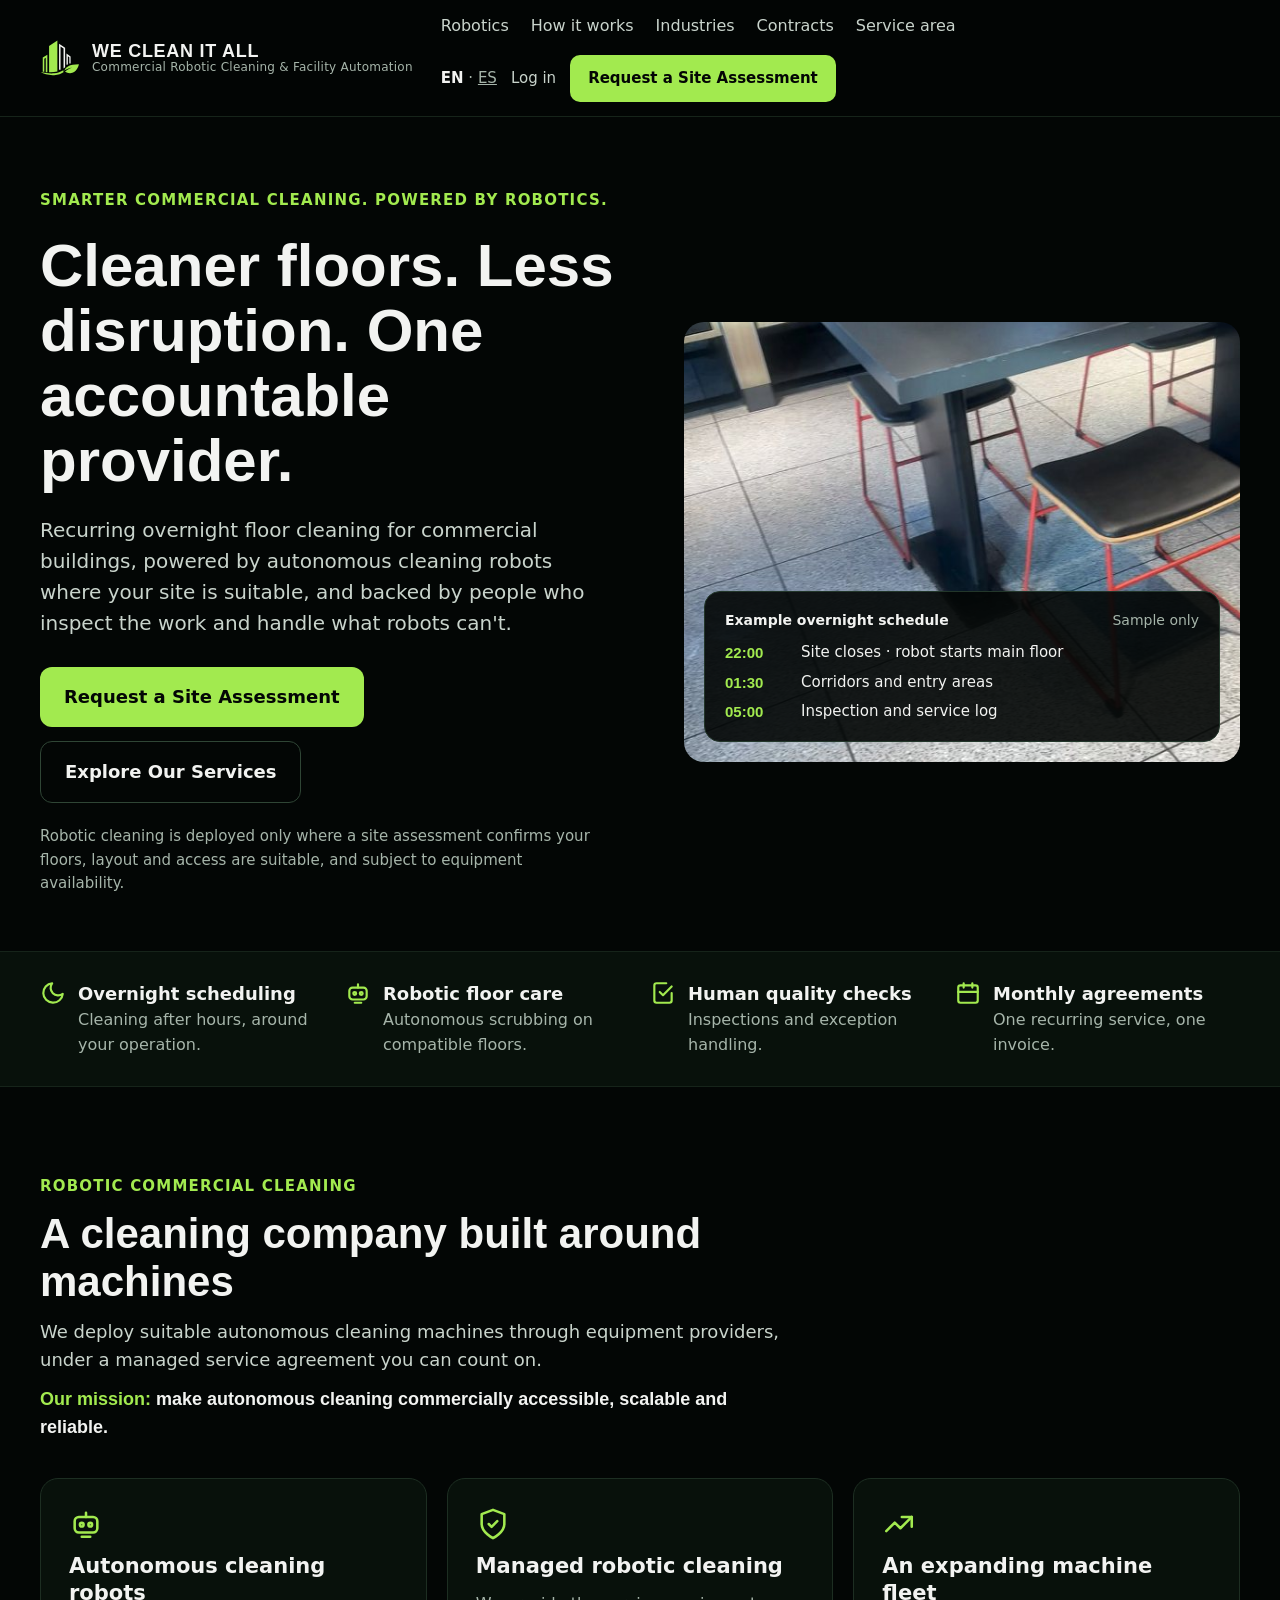
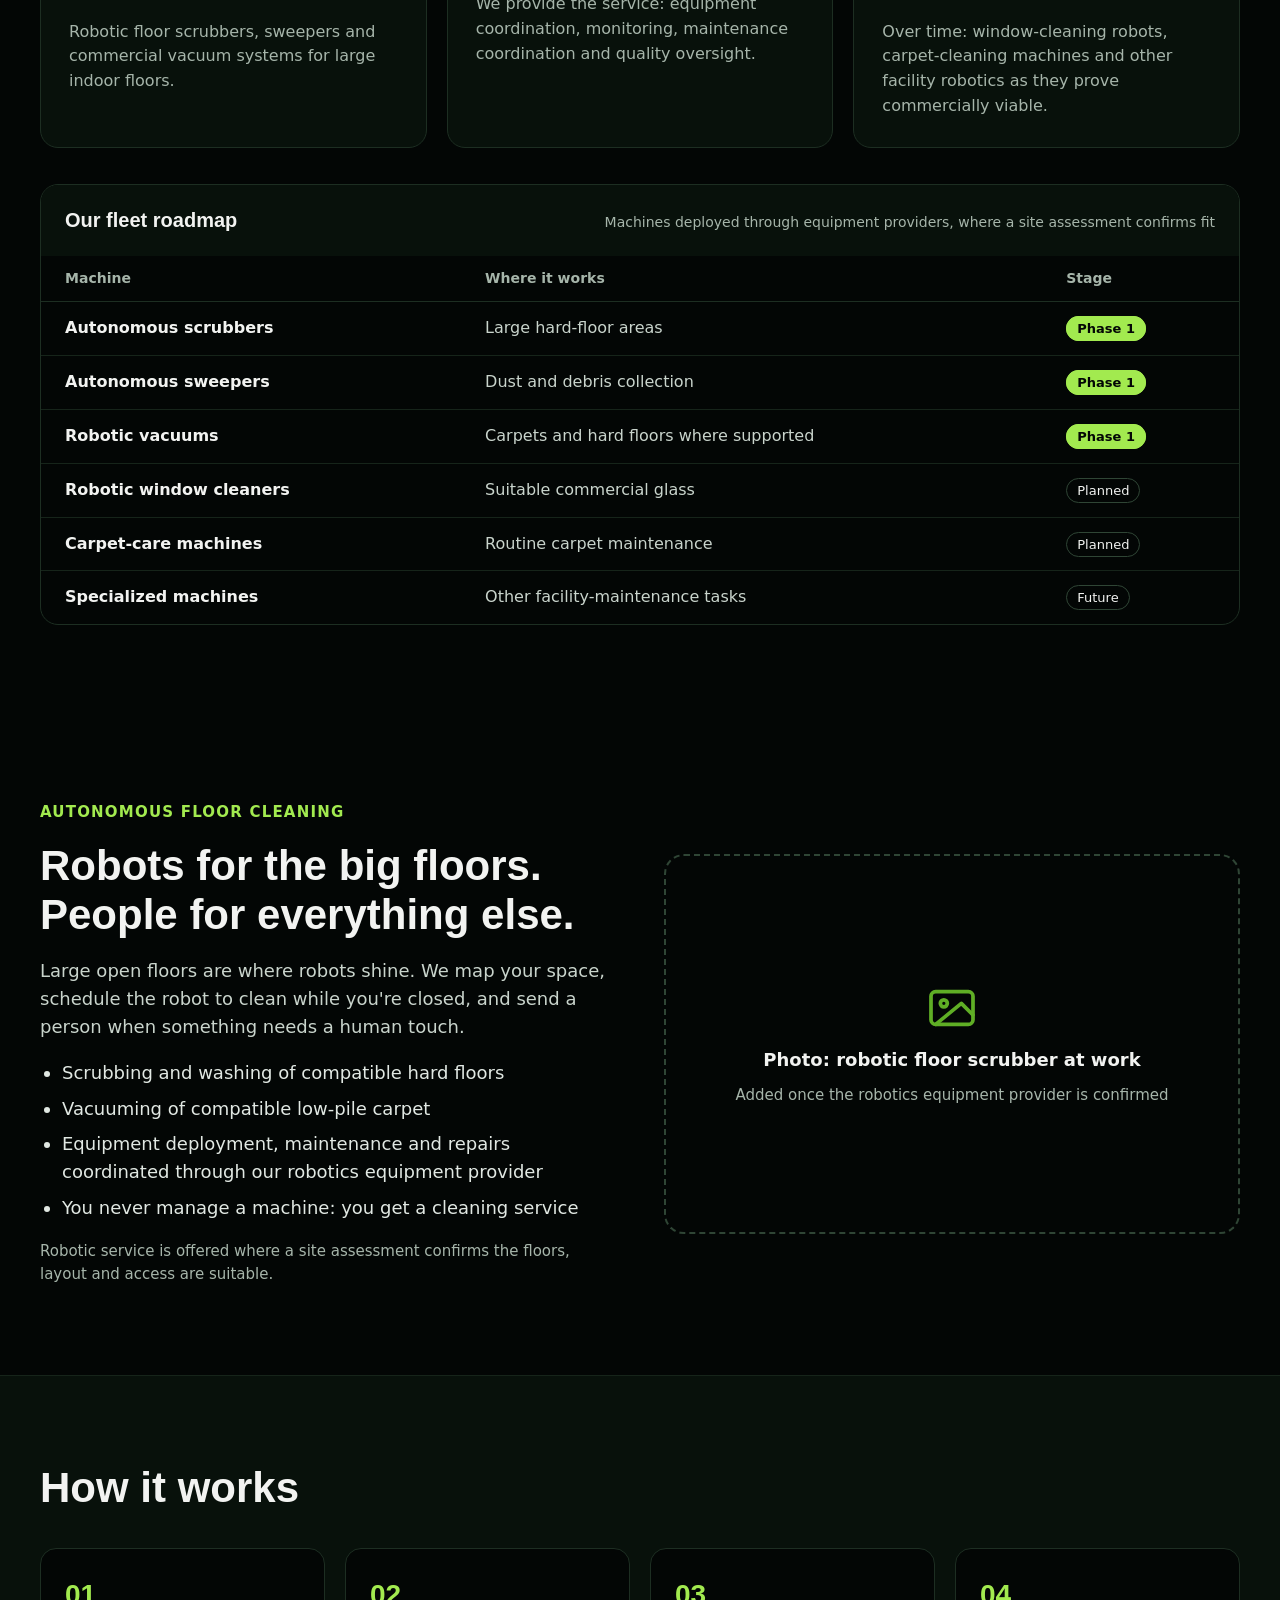
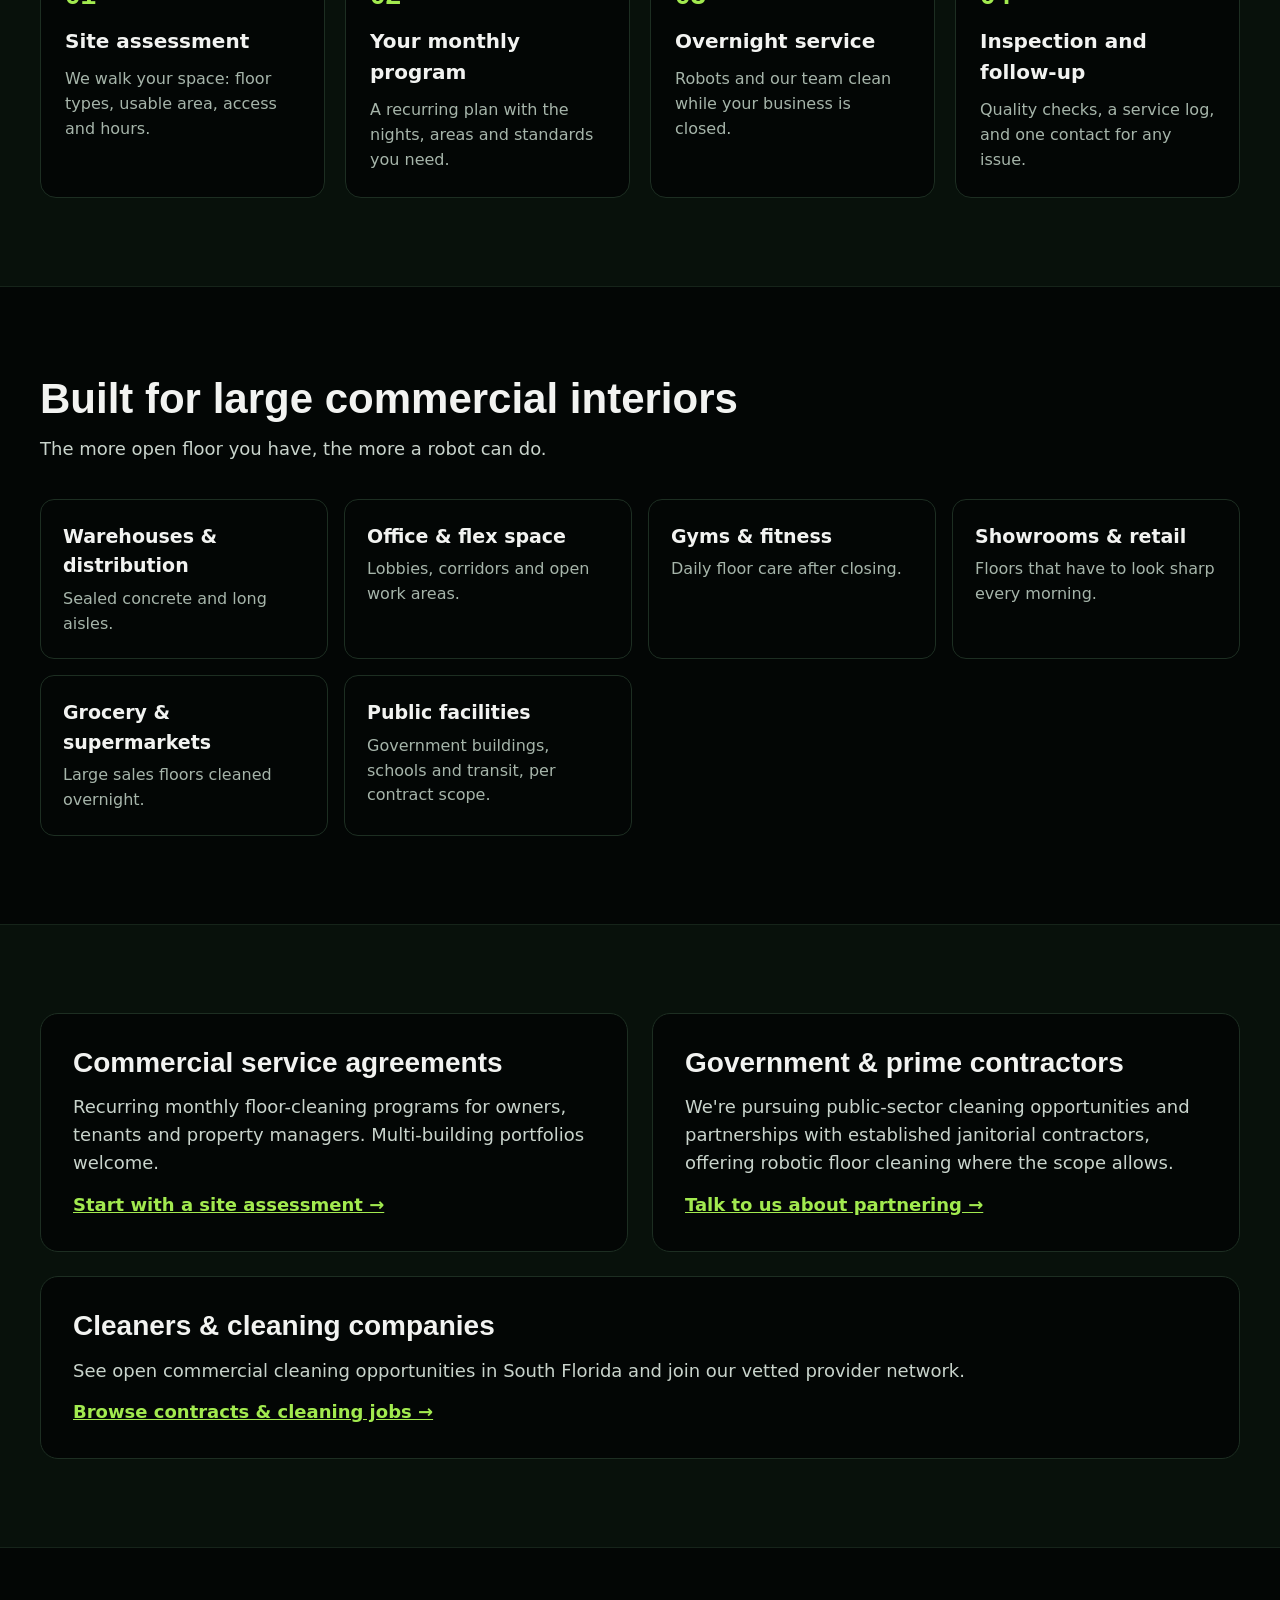
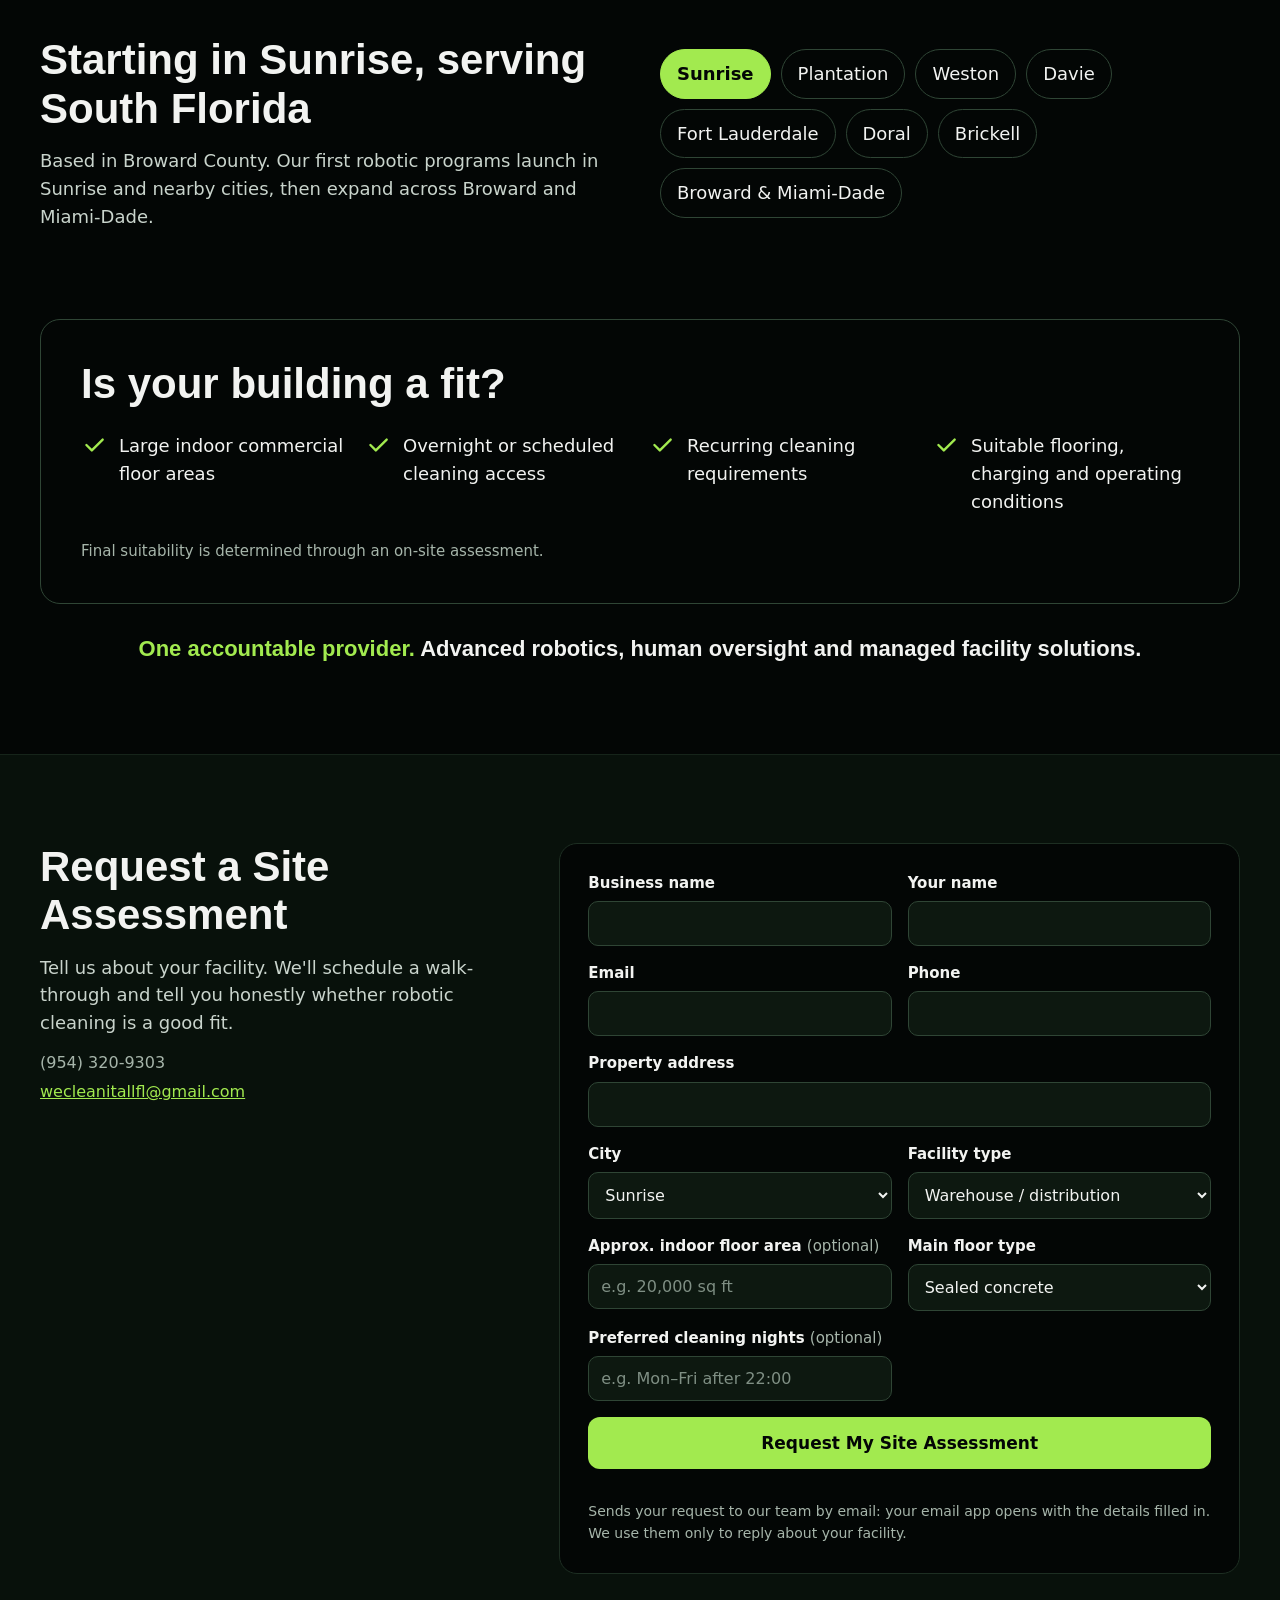
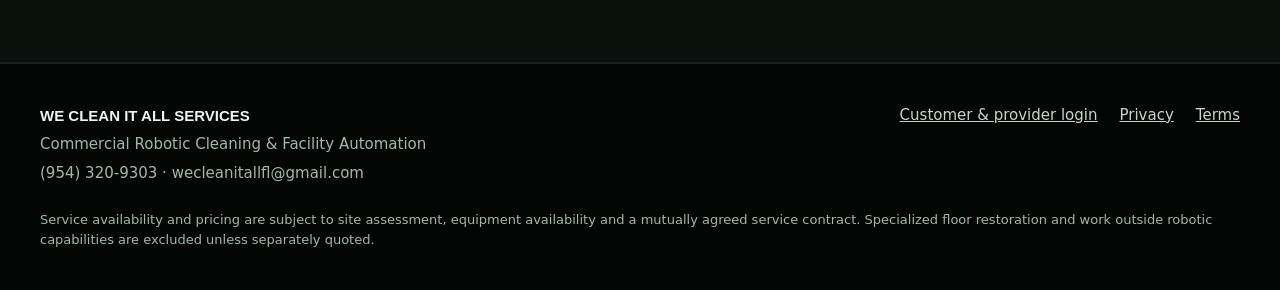
<file: index.html>
<!doctype html>
<html lang="en" class="no-js">
<head>
<meta charset="utf-8">
<meta name="viewport" content="width=device-width,initial-scale=1,viewport-fit=cover">
<meta http-equiv="Content-Security-Policy" content="default-src 'self'; script-src 'self'; style-src 'self' https://fonts.googleapis.com; font-src https://fonts.gstatic.com; img-src 'self' data:; connect-src 'self'; frame-src 'none'; object-src 'none'; base-uri 'self'; form-action 'self'; upgrade-insecure-requests">
<meta name="referrer" content="strict-origin-when-cross-origin">
<meta name="robots" content="noindex, nofollow">
<title>We Clean It All | Commercial Robotic Cleaning &amp; Facility Automation</title>
<meta name="description" content="Recurring overnight commercial floor cleaning with autonomous robots and human oversight. Site assessments in Sunrise, Broward and Miami-Dade. Call 954-320-9303.">
<link rel="canonical" href="https://www.wecleanitallfl.com/">
<link rel="alternate" hreflang="en" href="https://www.wecleanitallfl.com/">
<link rel="alternate" hreflang="es" href="https://www.wecleanitallfl.com/es/">
<link rel="alternate" hreflang="x-default" href="https://www.wecleanitallfl.com/">
<meta name="theme-color" content="#030605">
<meta property="og:type" content="website">
<meta property="og:url" content="https://www.wecleanitallfl.com/">
<meta property="og:site_name" content="We Clean It All Services">
<meta property="og:locale" content="en_US">
<meta property="og:title" content="We Clean It All | Professional Cleaning. Reliable Service.">
<meta property="og:description" content="Commercial Cleaning Services in Miami-Dade &amp; Broward. Call 954-320-9303.">
<meta property="og:image" content="https://www.wecleanitallfl.com/media/og-card.jpg">
<meta property="og:image:width" content="1200">
<meta property="og:image:height" content="630">
<meta property="og:image:alt" content="We Clean It All Services — Commercial Cleaning, Miami-Dade &amp; Broward — 954-320-9303">
<meta name="twitter:card" content="summary_large_image">
<meta name="twitter:title" content="We Clean It All | Professional Cleaning. Reliable Service.">
<meta name="twitter:description" content="Commercial Cleaning Services in Miami-Dade &amp; Broward. Call 954-320-9303.">
<meta name="twitter:image" content="https://www.wecleanitallfl.com/media/og-card.jpg">
<link rel="icon" type="image/png" sizes="32x32" href="/media/icon-32.png">
<link rel="icon" type="image/svg+xml" href="/media/mark.svg">
<link rel="apple-touch-icon" href="/media/icon-180.png">
<link rel="preconnect" href="https://fonts.googleapis.com">
<link rel="preconnect" href="https://fonts.gstatic.com" crossorigin>
<link rel="stylesheet" href="https://fonts.googleapis.com/css2?family=Montserrat:wght@600;700;800&amp;family=Source+Sans+3:wght@400;600&amp;display=swap">
<link rel="stylesheet" href="/home/home.css?v=1">
<script src="/home/route.js?v=1"></script>
<script type="application/ld+json">{"@context":"https://schema.org","@type":"ProfessionalService","name":"We Clean It All Services","description":"Commercial robotic floor cleaning and facility automation in Sunrise, Broward and Miami-Dade, Florida.","telephone":"+1-954-320-9303","email":"wecleanitallfl@gmail.com","url":"https://www.wecleanitallfl.com/","logo":"https://www.wecleanitallfl.com/media/icon-512.png","image":"https://www.wecleanitallfl.com/media/og-card.jpg","sameAs":["https://www.instagram.com/wecleanitallfl"],"areaServed":[{"@type":"City","name":"Sunrise, FL"},{"@type":"AdministrativeArea","name":"Broward County, FL"},{"@type":"AdministrativeArea","name":"Miami-Dade County, FL"}],"knowsLanguage":["en","es"]}</script>
</head>
<body>
<a class="skip" href="#main">Skip to content</a>
<header class="site-head">
<div class="wrap head-row">
<a class="brand" href="/#top">
<img src="/media/mark.svg" alt="" width="40" height="36">
<span class="brand-text"><span class="brand-name">WE CLEAN IT ALL</span><span class="brand-line"><span class="brand-line-long">Commercial Robotic Cleaning &amp; Facility Automation</span><span class="brand-line-short">Commercial Robotic Cleaning</span></span></span>
</a>
<span class="lang phone-only" aria-label="Language"><strong>EN</strong>&#160;·&#160;<a href="/es/" hreflang="es" lang="es">ES</a></span>
<button class="menu-btn" type="button" aria-controls="menu" aria-expanded="false" aria-label="Open menu"><svg aria-hidden="true" width="22" height="22" viewBox="0 0 24 24" fill="none" stroke="#f2f3f1" stroke-width="2" stroke-linecap="round" stroke-linejoin="round"><path d="M4 7h16M4 12h16M4 17h16"></path></svg></button>
<div class="menu-panel" id="menu">
<nav class="main-nav" aria-label="Main">
<a href="#robotics">Robotics</a>
<a href="#how">How it works</a>
<a href="#industries">Industries</a>
<a href="#contracts">Contracts</a>
<a href="#area">Service area</a>
</nav>
<div class="head-actions">
<span class="lang desk-only" aria-label="Language"><strong>EN</strong> · <a href="/es/" hreflang="es" lang="es">ES</a></span>
<a class="login" href="/app/">Log in</a>
<a class="btn btn-lime" href="#assess">Request a Site Assessment</a>
</div>
</div>
</div>
</header>

<main id="main">
<section id="top" class="wrap hero">
<div class="hero-copy">
<span class="eyebrow">Smarter Commercial Cleaning. Powered by Robotics.</span>
<h1>Cleaner floors. Less disruption. One accountable provider.</h1>
<p class="hero-lead">Recurring overnight floor cleaning for commercial buildings, powered by autonomous cleaning robots where your site is suitable, and backed by people who inspect the work and handle what robots can&#x27;t.</p>
<div class="hero-ctas">
<a class="btn btn-lime" href="#assess">Request a Site Assessment</a>
<a class="btn btn-ghost" href="#industries">Explore Our Services</a>
</div>
<p class="note hero-note">Robotic cleaning is deployed only where a site assessment confirms your floors, layout and access are suitable, and subject to equipment availability.</p>
</div>
<div class="hero-media">
<img src="/media/photos/dining-tables-1200.jpg" srcset="/media/photos/dining-tables-600.jpg 600w, /media/photos/dining-tables-1200.jpg 1200w" sizes="(max-width: 720px) 100vw, 560px" alt="Clean commercial interior with polished floors" width="1200" height="800" fetchpriority="high">
<div class="sched">
<div class="sched-top"><b>Example overnight schedule</b><span>Sample only</span></div>
<dl>
<dt>22:00</dt><dd>Site closes · robot starts main floor</dd>
<dt>01:30</dt><dd>Corridors and entry areas</dd>
<dt>05:00</dt><dd>Inspection and service log</dd>
</dl>
</div>
</div>
</section>

<section class="band" aria-label="Highlights">
<div class="wrap highlights">
<div class="hl"><svg aria-hidden="true" width="26" height="26" viewBox="0 0 24 24" fill="none" stroke="#a2ea4f" stroke-width="2" stroke-linecap="round" stroke-linejoin="round"><path d="M21 12.8A9 9 0 1 1 11.2 3a7 7 0 0 0 9.8 9.8z"></path></svg><div><strong>Overnight scheduling</strong><span>Cleaning after hours, around your operation.</span></div></div>
<div class="hl"><svg aria-hidden="true" width="26" height="26" viewBox="0 0 24 24" fill="none" stroke="#a2ea4f" stroke-width="2" stroke-linecap="round" stroke-linejoin="round"><rect x="4" y="7" width="16" height="11" rx="3"></rect><circle cx="9" cy="12.5" r="1.3"></circle><circle cx="15" cy="12.5" r="1.3"></circle><path d="M12 7V4M9 21h6"></path></svg><div><strong>Robotic floor care</strong><span>Autonomous scrubbing on compatible floors.</span></div></div>
<div class="hl"><svg aria-hidden="true" width="26" height="26" viewBox="0 0 24 24" fill="none" stroke="#a2ea4f" stroke-width="2" stroke-linecap="round" stroke-linejoin="round"><path d="M9 11l3 3 8-8"></path><path d="M20 12v7a2 2 0 0 1-2 2H6a2 2 0 0 1-2-2V5a2 2 0 0 1 2-2h9"></path></svg><div><strong>Human quality checks</strong><span>Inspections and exception handling.</span></div></div>
<div class="hl"><svg aria-hidden="true" width="26" height="26" viewBox="0 0 24 24" fill="none" stroke="#a2ea4f" stroke-width="2" stroke-linecap="round" stroke-linejoin="round"><rect x="3" y="5" width="18" height="16" rx="2"></rect><path d="M16 3v4M8 3v4M3 11h18"></path></svg><div><strong>Monthly agreements</strong><span>One recurring service, one invoice.</span></div></div>
</div>
</section>

<section id="robotics" class="wrap sec">
<div class="sec-intro">
<span class="eyebrow">Robotic commercial cleaning</span>
<h2 class="h2">A cleaning company built around machines</h2>
<p class="soft">We deploy suitable autonomous cleaning machines through equipment providers, under a managed service agreement you can count on.</p>
<p class="mission"><b>Our mission:</b> make autonomous cleaning commercially accessible, scalable and reliable.</p>
</div>
<div class="cards3">
<div class="card"><svg aria-hidden="true" width="34" height="34" viewBox="0 0 24 24" fill="none" stroke="#a2ea4f" stroke-width="1.8" stroke-linecap="round" stroke-linejoin="round"><rect x="4" y="7" width="16" height="11" rx="3"></rect><circle cx="9" cy="12.5" r="1.3"></circle><circle cx="15" cy="12.5" r="1.3"></circle><path d="M12 7V4M9 21h6"></path></svg><strong>Autonomous cleaning robots</strong><span>Robotic floor scrubbers, sweepers and commercial vacuum systems for large indoor floors.</span></div>
<div class="card"><svg aria-hidden="true" width="34" height="34" viewBox="0 0 24 24" fill="none" stroke="#a2ea4f" stroke-width="1.8" stroke-linecap="round" stroke-linejoin="round"><path d="M12 22s8-4 8-10V5l-8-3-8 3v7c0 6 8 10 8 10z"></path><path d="m9 12 2 2 4-4"></path></svg><strong>Managed robotic cleaning</strong><span>We provide the service: equipment coordination, monitoring, maintenance coordination and quality oversight.</span></div>
<div class="card"><svg aria-hidden="true" width="34" height="34" viewBox="0 0 24 24" fill="none" stroke="#a2ea4f" stroke-width="1.8" stroke-linecap="round" stroke-linejoin="round"><path d="M3 17l6-6 4 4 8-8"></path><path d="M14 7h7v7"></path></svg><strong>An expanding machine fleet</strong><span>Over time: window-cleaning robots, carpet-cleaning machines and other facility robotics as they prove commercially viable.</span></div>
</div>
<div class="fleet">
<div class="fleet-head"><strong id="fleet-title">Our fleet roadmap</strong><span>Machines deployed through equipment providers, where a site assessment confirms fit</span></div>
<table aria-labelledby="fleet-title">
<thead><tr><th scope="col">Machine</th><th scope="col">Where it works</th><th scope="col">Stage</th></tr></thead>
<tbody>
<tr><td>Autonomous scrubbers</td><td>Large hard-floor areas</td><td><span class="pill pill-on">Phase 1</span></td></tr>
<tr><td>Autonomous sweepers</td><td>Dust and debris collection</td><td><span class="pill pill-on">Phase 1</span></td></tr>
<tr><td>Robotic vacuums</td><td>Carpets and hard floors where supported</td><td><span class="pill pill-on">Phase 1</span></td></tr>
<tr><td>Robotic window cleaners</td><td>Suitable commercial glass</td><td><span class="pill">Planned</span></td></tr>
<tr><td>Carpet-care machines</td><td>Routine carpet maintenance</td><td><span class="pill">Planned</span></td></tr>
<tr><td>Specialized machines</td><td>Other facility-maintenance tasks</td><td><span class="pill">Future</span></td></tr>
</tbody>
</table>
</div>
</section>

<section id="robotic" class="wrap split">
<div class="split-copy">
<span class="eyebrow">Autonomous floor cleaning</span>
<h2 class="h2">Robots for the big floors. People for everything else.</h2>
<p class="soft">Large open floors are where robots shine. We map your space, schedule the robot to clean while you&#x27;re closed, and send a person when something needs a human touch.</p>
<ul>
<li>Scrubbing and washing of compatible hard floors</li>
<li>Vacuuming of compatible low-pile carpet</li>
<li>Equipment deployment, maintenance and repairs coordinated through our robotics equipment provider</li>
<li>You never manage a machine: you get a cleaning service</li>
</ul>
<p class="note">Robotic service is offered where a site assessment confirms the floors, layout and access are suitable.</p>
</div>
<div class="photo-slot">
<svg aria-hidden="true" width="56" height="56" viewBox="0 0 24 24" fill="none" stroke="#5fae25" stroke-width="1.6" stroke-linecap="round" stroke-linejoin="round"><rect x="3" y="5" width="18" height="14" rx="2"></rect><circle cx="8.5" cy="10" r="1.5"></circle><path d="M21 15l-5-5L5 19"></path></svg>
<strong>Photo: robotic floor scrubber at work</strong>
<span>Added once the robotics equipment provider is confirmed</span>
</div>
</section>

<section id="how" class="band">
<div class="wrap sec">
<h2 class="h2">How it works</h2>
<ol class="steps">
<li class="step"><b aria-hidden="true">01</b><strong>Site assessment</strong><span>We walk your space: floor types, usable area, access and hours.</span></li>
<li class="step"><b aria-hidden="true">02</b><strong>Your monthly program</strong><span>A recurring plan with the nights, areas and standards you need.</span></li>
<li class="step"><b aria-hidden="true">03</b><strong>Overnight service</strong><span>Robots and our team clean while your business is closed.</span></li>
<li class="step"><b aria-hidden="true">04</b><strong>Inspection and follow-up</strong><span>Quality checks, a service log, and one contact for any issue.</span></li>
</ol>
</div>
</section>

<section id="industries" class="wrap sec">
<div class="sec-intro">
<h2 class="h2">Built for large commercial interiors</h2>
<p class="soft">The more open floor you have, the more a robot can do.</p>
</div>
<div class="inds">
<div class="ind"><strong>Warehouses &amp; distribution</strong><span>Sealed concrete and long aisles.</span></div>
<div class="ind"><strong>Office &amp; flex space</strong><span>Lobbies, corridors and open work areas.</span></div>
<div class="ind"><strong>Gyms &amp; fitness</strong><span>Daily floor care after closing.</span></div>
<div class="ind"><strong>Showrooms &amp; retail</strong><span>Floors that have to look sharp every morning.</span></div>
<div class="ind"><strong>Grocery &amp; supermarkets</strong><span>Large sales floors cleaned overnight.</span></div>
<div class="ind"><strong>Public facilities</strong><span>Government buildings, schools and transit, per contract scope.</span></div>
</div>
</section>

<section id="contracts" class="band">
<div class="wrap contracts">
<div class="contract">
<h2>Commercial service agreements</h2>
<p class="soft">Recurring monthly floor-cleaning programs for owners, tenants and property managers. Multi-building portfolios welcome.</p>
<a href="#assess">Start with a site assessment →</a>
</div>
<div class="contract">
<h2>Government &amp; prime contractors</h2>
<p class="soft">We&#x27;re pursuing public-sector cleaning opportunities and partnerships with established janitorial contractors, offering robotic floor cleaning where the scope allows.</p>
<a href="mailto:wecleanitallfl@gmail.com?subject=Government%20/%20prime%20contractor%20partnership">Talk to us about partnering →</a>
</div>
<div class="contract">
<h2>Cleaners &amp; cleaning companies</h2>
<p class="soft">See open commercial cleaning opportunities in South Florida and join our vetted provider network.</p>
<a href="/contracts/">Browse contracts &amp; cleaning jobs →</a>
</div>
</div>
</section>

<section id="area" class="wrap area">
<div>
<h2 class="h2">Starting in Sunrise, serving South Florida</h2>
<p class="soft">Based in Broward County. Our first robotic programs launch in Sunrise and nearby cities, then expand across Broward and Miami-Dade.</p>
</div>
<ul class="chips" aria-label="Cities we serve">
<li class="chip chip-on">Sunrise</li>
<li class="chip">Plantation</li>
<li class="chip">Weston</li>
<li class="chip">Davie</li>
<li class="chip">Fort Lauderdale</li>
<li class="chip">Doral</li>
<li class="chip">Brickell</li>
<li class="chip">Broward &amp; Miami-Dade</li>
</ul>
</section>

<section id="fit" class="wrap fit">
<div class="fit-box">
<h2 class="h2">Is your building a fit?</h2>
<ul class="checks">
<li><svg aria-hidden="true" width="26" height="26" viewBox="0 0 24 24" fill="none" stroke="#a2ea4f" stroke-width="2.2" stroke-linecap="round" stroke-linejoin="round"><path d="M5 12l5 5L20 7"></path></svg><span>Large indoor commercial floor areas</span></li>
<li><svg aria-hidden="true" width="26" height="26" viewBox="0 0 24 24" fill="none" stroke="#a2ea4f" stroke-width="2.2" stroke-linecap="round" stroke-linejoin="round"><path d="M5 12l5 5L20 7"></path></svg><span>Overnight or scheduled cleaning access</span></li>
<li><svg aria-hidden="true" width="26" height="26" viewBox="0 0 24 24" fill="none" stroke="#a2ea4f" stroke-width="2.2" stroke-linecap="round" stroke-linejoin="round"><path d="M5 12l5 5L20 7"></path></svg><span>Recurring cleaning requirements</span></li>
<li><svg aria-hidden="true" width="26" height="26" viewBox="0 0 24 24" fill="none" stroke="#a2ea4f" stroke-width="2.2" stroke-linecap="round" stroke-linejoin="round"><path d="M5 12l5 5L20 7"></path></svg><span>Suitable flooring, charging and operating conditions</span></li>
</ul>
<p class="note">Final suitability is determined through an on-site assessment.</p>
</div>
<p class="accountable"><b>One accountable provider.</b> Advanced robotics, human oversight and managed facility solutions.</p>
</section>

<section id="assess" class="band">
<div class="wrap assess">
<div class="assess-intro">
<h2 class="h2">Request a Site Assessment</h2>
<p class="soft">Tell us about your facility. We&#x27;ll schedule a walk-through and tell you honestly whether robotic cleaning is a good fit.</p>
</div>
<div class="assess-contact">
<a href="tel:+19543209303">(954) 320-9303</a>
<a href="mailto:wecleanitallfl@gmail.com">wecleanitallfl@gmail.com</a>
</div>
<form id="assess-form" class="form" novalidate>
<label>Business name<input name="business" type="text" data-label="Business name" autocomplete="organization" maxlength="120" required></label>
<label>Your name<input name="name" type="text" data-label="Your name" autocomplete="name" maxlength="80" required></label>
<label>Email<input name="email" type="email" data-label="Email" autocomplete="email" maxlength="120"></label>
<label>Phone<input name="phone" type="tel" data-label="Phone" autocomplete="tel" maxlength="20"></label>
<label class="wide">Property address<input name="address" type="text" data-label="Property address" autocomplete="street-address" maxlength="160" required></label>
<label>City<select name="city" data-label="City"><option>Sunrise</option><option>Plantation</option><option>Weston</option><option>Davie</option><option>Fort Lauderdale</option><option>Other Broward</option><option>Doral</option><option>Brickell</option><option>Other Miami-Dade</option></select></label>
<label>Facility type<select name="facility" data-label="Facility type"><option>Warehouse / distribution</option><option>Office / flex</option><option>Gym / fitness</option><option>Showroom / retail</option><option>Grocery</option><option>Public facility</option><option>Other</option></select></label>
<label><span class="lab">Approx. indoor floor area <span class="opt">(optional)</span></span><input name="area" data-label="Approx. indoor floor area" type="text" inputmode="numeric" maxlength="30" placeholder="e.g. 20,000 sq ft"></label>
<label>Main floor type<select name="floor" data-label="Main floor type"><option>Sealed concrete</option><option>Tile / VCT</option><option>Vinyl / LVT</option><option>Terrazzo / stone</option><option>Low-pile carpet</option><option>Mixed / not sure</option></select></label>
<label><span class="lab">Preferred cleaning nights <span class="opt">(optional)</span></span><input name="nights" data-label="Preferred cleaning nights" type="text" maxlength="80" placeholder="e.g. Mon–Fri after 22:00"></label>
<label class="hp" aria-hidden="true">Leave this field empty<input name="website" type="text" tabindex="-1" autocomplete="off"></label>
<button class="btn btn-lime" type="submit">Request My Site Assessment</button>
<p class="form-msg" role="status" aria-live="polite"></p>
<p class="form-note">Sends your request to our team by email: your email app opens with the details filled in. We use them only to reply about your facility.</p>
</form>
<a class="btn btn-ghost assess-call phone-only" href="tel:+19543209303">Call (954) 320-9303</a>
</div>
</section>
</main>

<footer class="site-foot">
<div class="wrap foot">
<div class="foot-id">
<strong>WE CLEAN IT ALL SERVICES</strong>
<span>Commercial Robotic Cleaning &amp; Facility Automation</span>
<span><a href="tel:+19543209303">(954) 320-9303</a> · <a href="mailto:wecleanitallfl@gmail.com">wecleanitallfl@gmail.com</a></span>
</div>
<div class="foot-links">
<a href="/app/">Customer &amp; provider login</a>
<a href="/privacy/">Privacy</a>
<a href="/terms/">Terms</a>
</div>
<p class="foot-legal">Service availability and pricing are subject to site assessment, equipment availability and a mutually agreed service contract. Specialized floor restoration and work outside robotic capabilities are excluded unless separately quoted.</p>
</div>
</footer>
<noscript><p class="wrap note noscript">Turn on JavaScript to use the phone menu and the site-assessment form, or call (954) 320-9303.</p></noscript>
<script src="/home/site.js?v=1"></script>
</body>
</html>
</file>
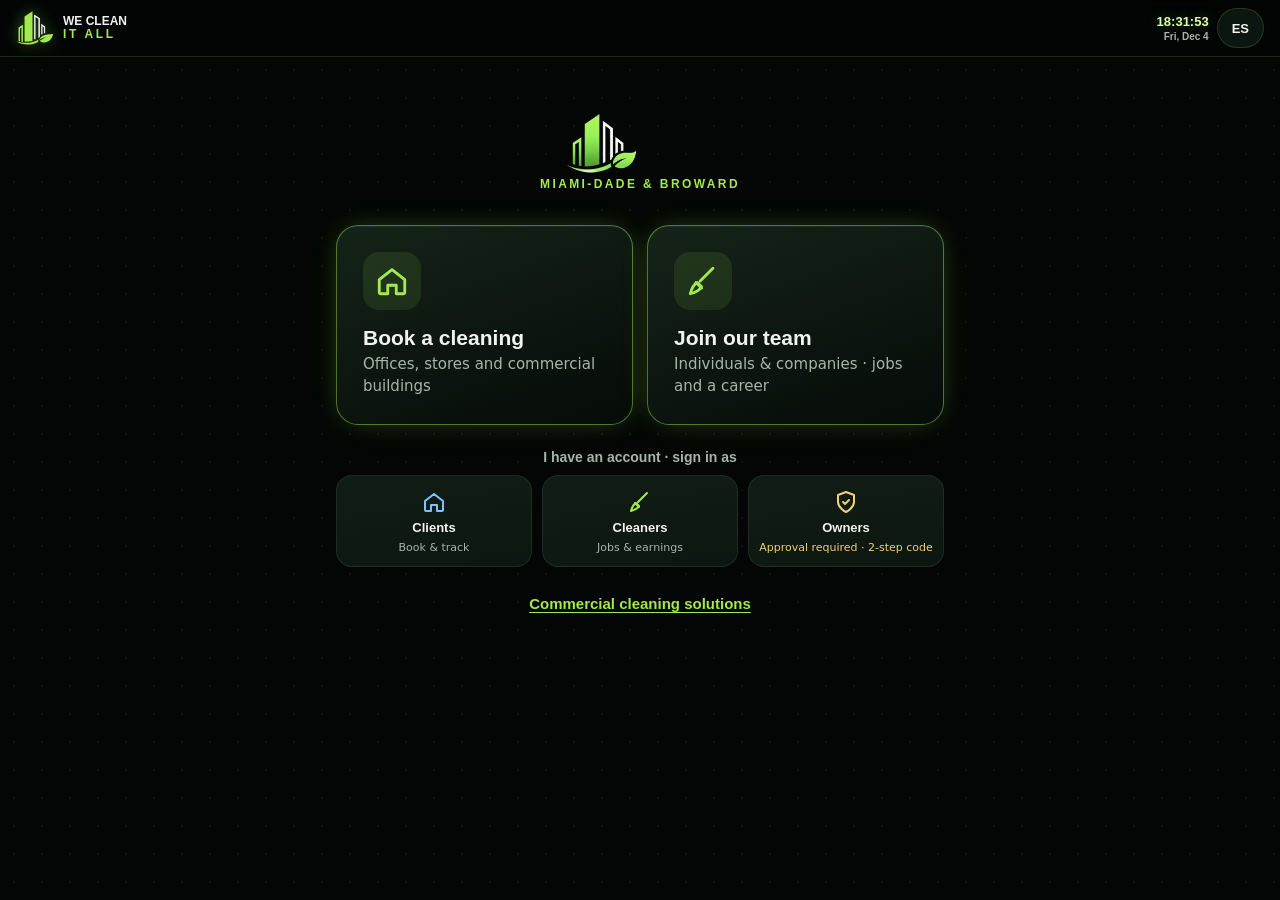
<file: app/index.html>
<!doctype html>
<html lang="en">
<head>
<meta charset="utf-8">
<meta name="robots" content="noindex, nofollow">
<meta name="viewport" content="width=device-width,initial-scale=1,viewport-fit=cover">
<meta http-equiv="Content-Security-Policy" content="default-src 'self'; script-src 'self'; style-src 'self' 'unsafe-inline' https://fonts.googleapis.com; font-src https://fonts.gstatic.com; img-src 'self' data: blob:; connect-src 'self' https://*.supabase.co https://*.radio-browser.info; media-src 'self' https:; frame-src 'none'; object-src 'none'; base-uri 'self'; form-action 'self'; upgrade-insecure-requests">
<meta name="referrer" content="strict-origin-when-cross-origin">
<title>We Clean It All App | Customer &amp; Provider Login</title>
<meta name="description" content="Commercial Cleaning Services in Miami-Dade &amp; Broward. Call 954-320-9303 or visit wecleanitallfl.com.">
<link rel="canonical" href="https://www.wecleanitallfl.com/app/">
<meta name="theme-color" content="#030605">
<meta name="apple-mobile-web-app-capable" content="yes">
<meta name="apple-mobile-web-app-status-bar-style" content="black-translucent">
<meta name="apple-mobile-web-app-title" content="We Clean It All">
<meta property="og:type" content="website">
<meta property="og:url" content="https://www.wecleanitallfl.com/app/">
<meta property="og:site_name" content="We Clean It All Services">
<meta property="og:locale" content="en_US">
<meta property="og:title" content="We Clean It All | Professional Cleaning. Reliable Service.">
<meta property="og:description" content="Commercial Cleaning Services in Miami-Dade &amp; Broward. Call 954-320-9303.">
<meta property="og:image" content="https://www.wecleanitallfl.com/media/og-card.jpg">
<meta property="og:image:width" content="1200">
<meta property="og:image:height" content="630">
<meta property="og:image:alt" content="We Clean It All Services — Commercial Cleaning, Miami-Dade &amp; Broward — 954-320-9303">
<meta name="twitter:card" content="summary_large_image">
<meta name="twitter:title" content="We Clean It All | Professional Cleaning. Reliable Service.">
<meta name="twitter:description" content="Commercial Cleaning Services in Miami-Dade &amp; Broward. Call 954-320-9303.">
<meta name="twitter:image" content="https://www.wecleanitallfl.com/media/og-card.jpg">
<link rel="manifest" href="/app/manifest.webmanifest">
<link rel="icon" type="image/png" sizes="32x32" href="/media/icon-32.png">
<link rel="icon" type="image/svg+xml" href="/media/mark.svg">
<link rel="apple-touch-icon" href="/media/icon-180.png">
<link rel="preconnect" href="https://fonts.googleapis.com">
<link rel="preconnect" href="https://fonts.gstatic.com" crossorigin>
<link rel="stylesheet" href="https://fonts.googleapis.com/css2?family=Montserrat:wght@600;700;800&family=Source+Sans+3:wght@400;600&display=swap">
<link rel="stylesheet" href="/app/app.css?v=2026.11.25c">
<script type="application/ld+json">
{"@context":"https://schema.org","@type":"ProfessionalService","name":"We Clean It All Services","description":"Commercial cleaning services in Miami-Dade and Broward County, Florida.","telephone":"+1-954-320-9303","email":"wecleanitallfl@gmail.com","url":"https://www.wecleanitallfl.com","logo":"https://www.wecleanitallfl.com/media/icon-512.png","image":"https://www.wecleanitallfl.com/media/og-card.jpg","sameAs":["https://www.instagram.com/wecleanitallfl"],"areaServed":[{"@type":"AdministrativeArea","name":"Miami-Dade County, FL"},{"@type":"AdministrativeArea","name":"Broward County, FL"}]}
</script>
</head>
<body>
<div id="app" aria-live="polite"><div class="boot"><img src="/media/mark.svg" alt="We Clean It All" width="88" height="88"></div></div>
<noscript><div class="wrap"><h1>We Clean It All</h1><p>Commercial cleaning in Miami-Dade &amp; Broward. Call 954-320-9303 or email wecleanitallfl@gmail.com · <a href="/">Commercial cleaning</a></p><p>Turn on JavaScript to use the app.</p></div></noscript>
<script src="/app/config.js?v=2026.11.25c"></script>
<script src="/app/time.js?v=2026.11.25c"></script>
<script src="/app/i18n.js?v=2026.11.25c"></script>
<script src="/app/learn.js?v=2026.11.25c"></script>
<script src="/app/api.js?v=2026.11.25c"></script>
<script src="/marketplace/agents/orchestrator.js?v=2026.11.25c"></script>
<script src="/marketplace/agents/tools.js?v=2026.11.25c"></script>
<script src="/marketplace/agents/console.js?v=2026.11.25c"></script>
<script src="/app/owner.js?v=2026.11.25c"></script>
<script src="/app/dash.js?v=2026.11.25c"></script>
<script src="/app/contracts_app.js?v=2026.11.25c"></script>
<script src="/app/app.js?v=2026.11.25c"></script>
</body>
</html>
</file>
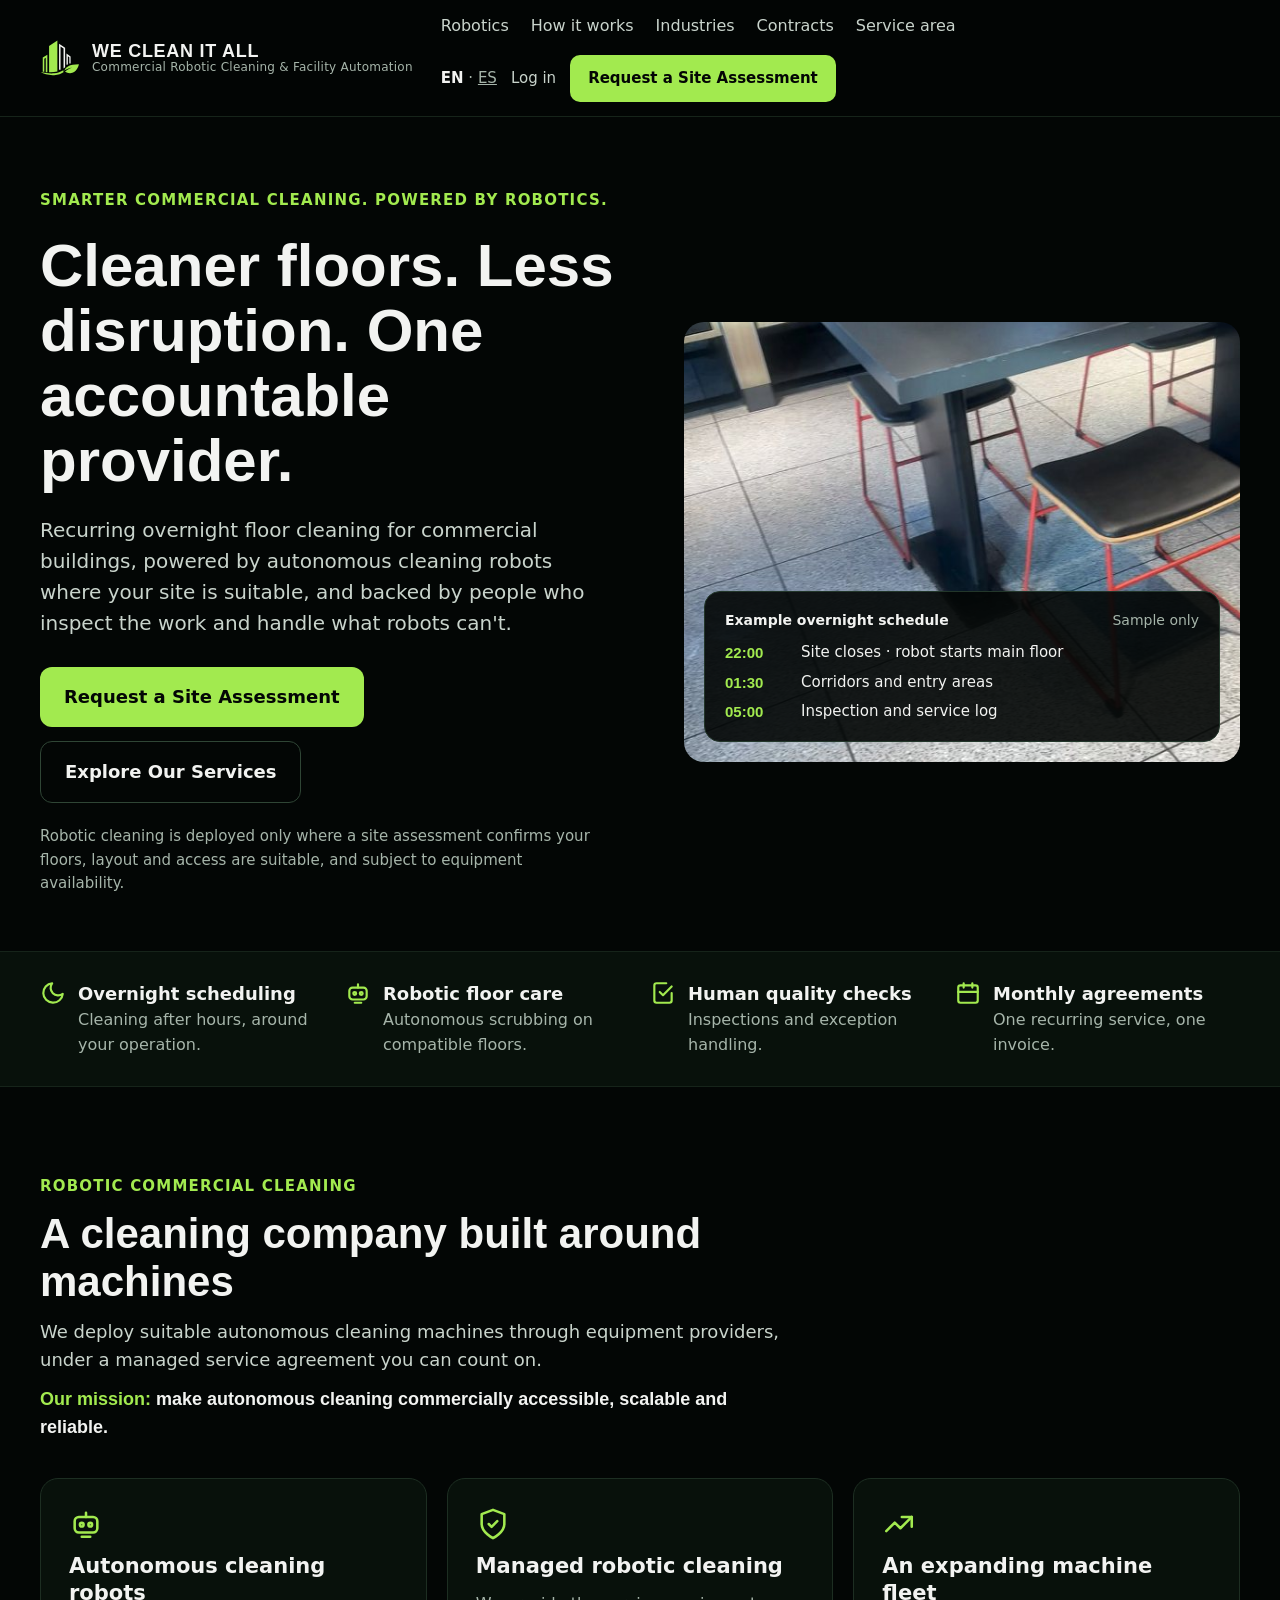
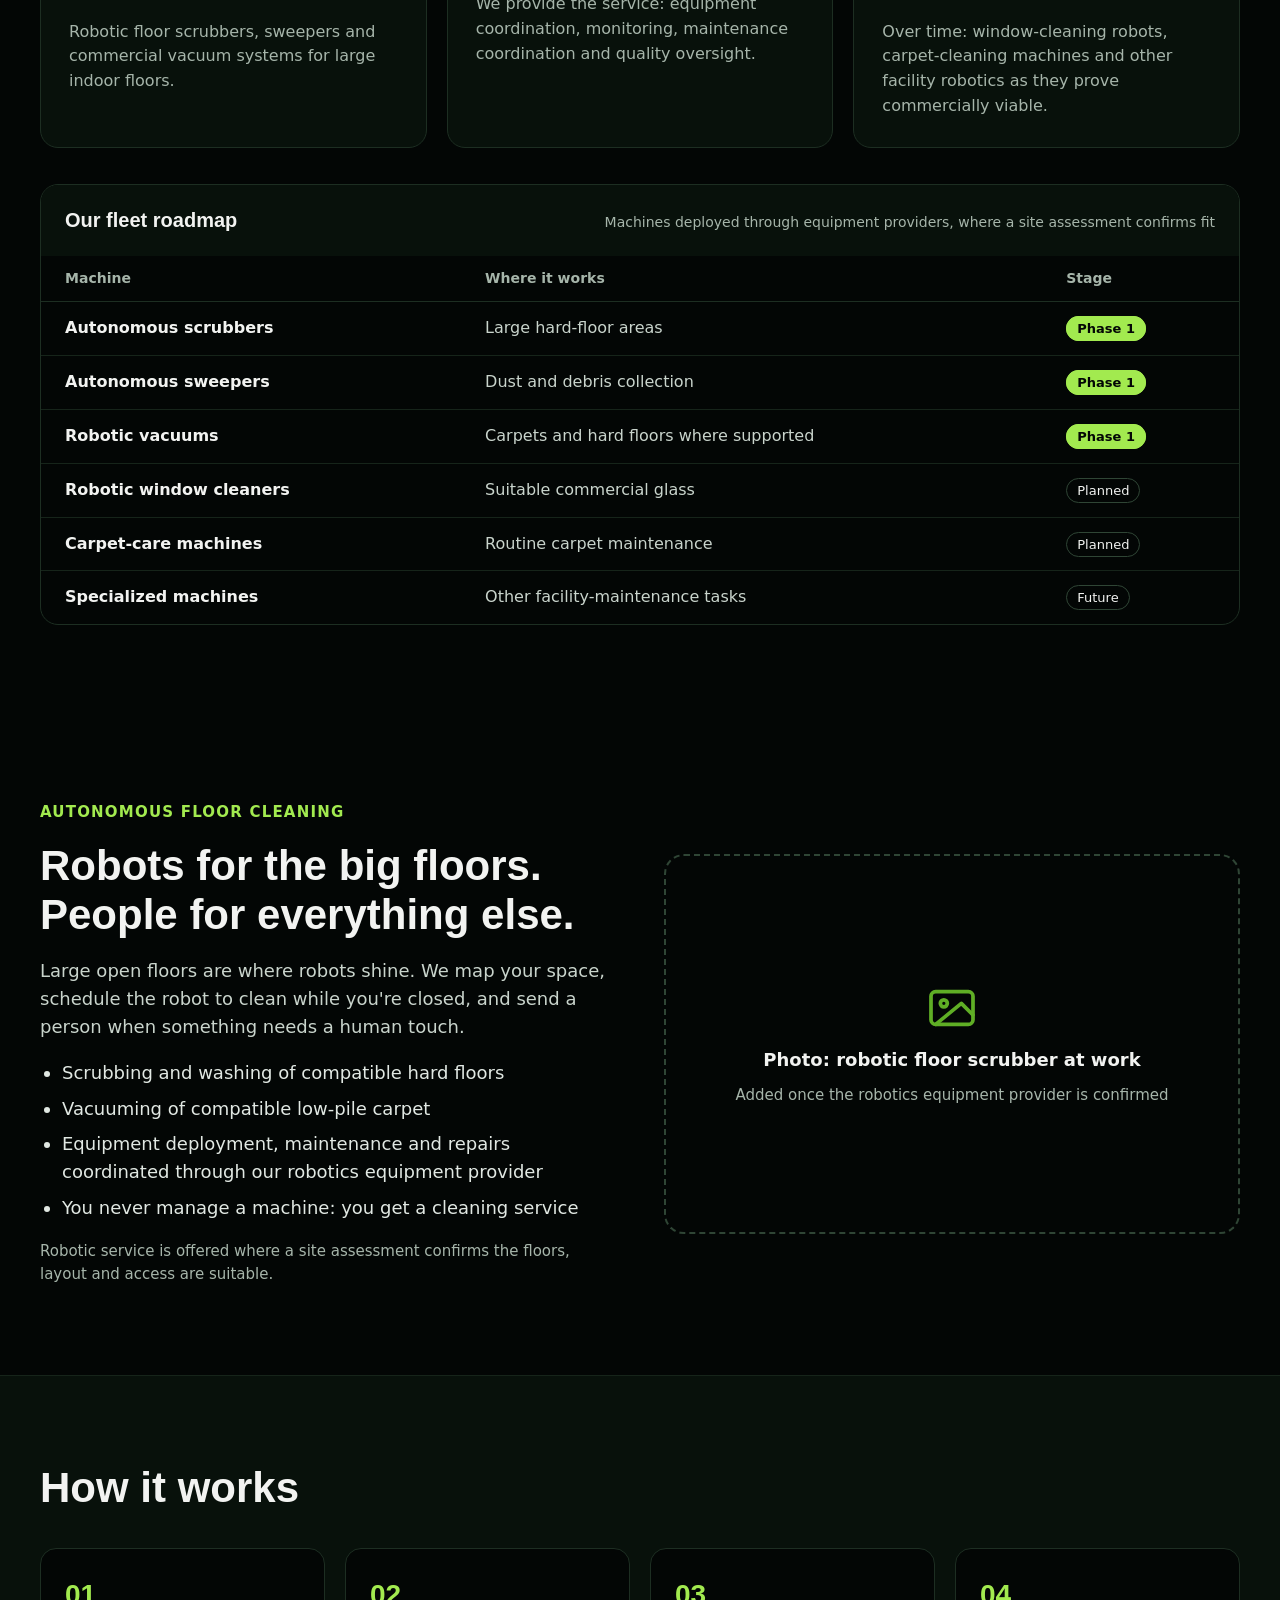
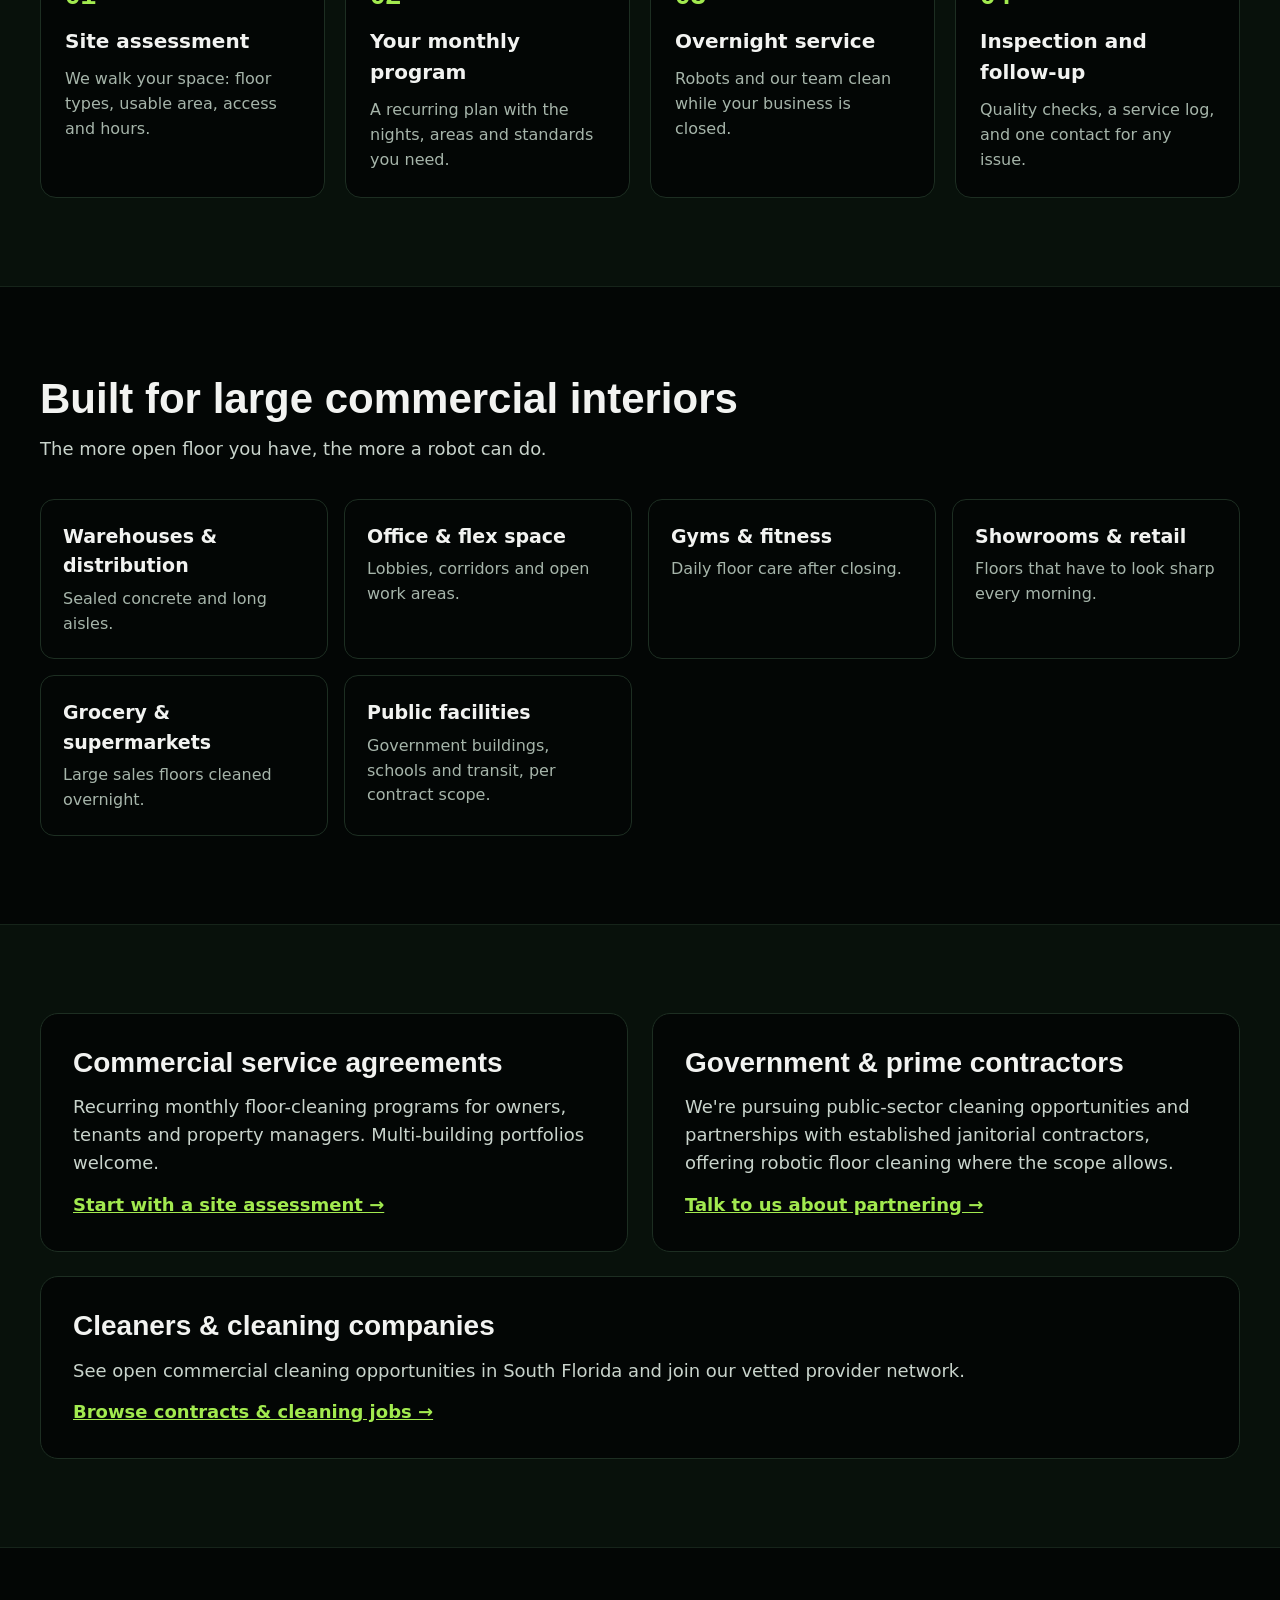
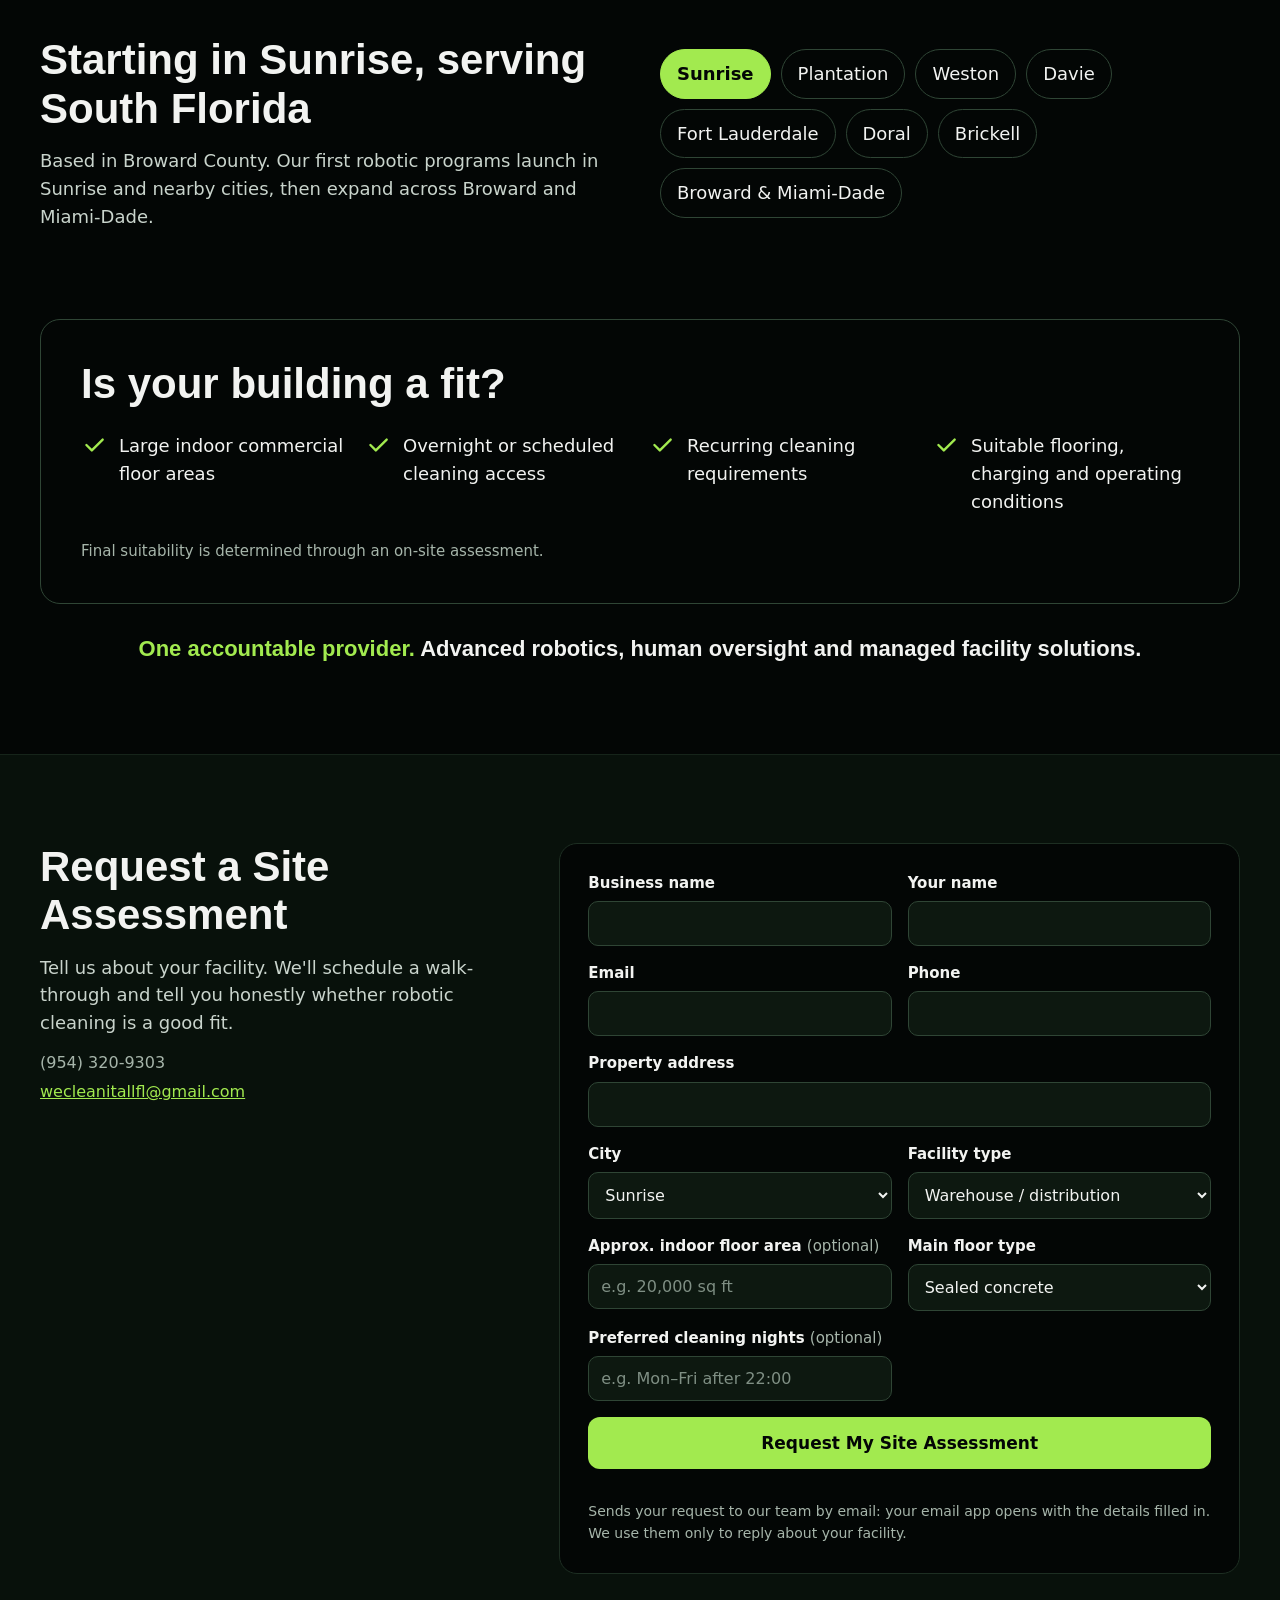
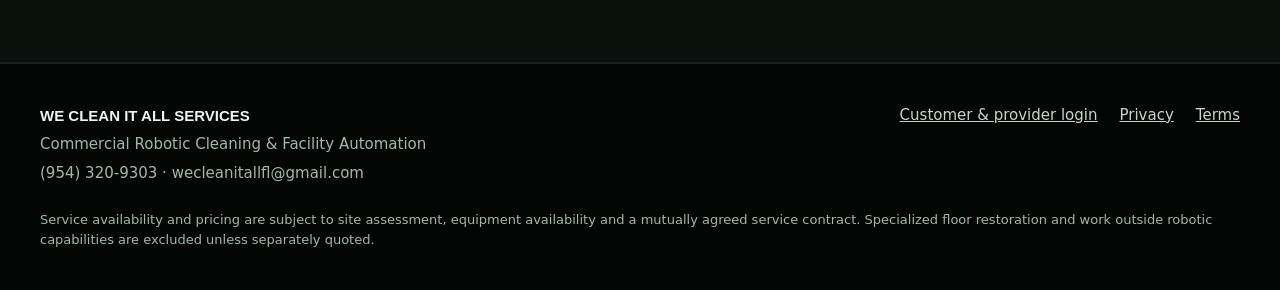
<file: comercial/index.html>
<!doctype html>
<html lang="en">
<head>
<meta charset="utf-8">
<meta name="viewport" content="width=device-width,initial-scale=1">
<meta http-equiv="Content-Security-Policy" content="default-src 'self'; script-src 'self'; style-src 'self'; base-uri 'self'; object-src 'none'">
<meta name="robots" content="noindex, nofollow">
<meta http-equiv="refresh" content="0; url=/">
<link rel="canonical" href="https://www.wecleanitallfl.com/">
<title>We Clean It All | Commercial Cleaning</title>
<script src="/comercial/redirect.js"></script>
</head>
<body>
<p>Our commercial cleaning page moved to <a href="/">www.wecleanitallfl.com</a>.</p>
</body>
</html>
</file>
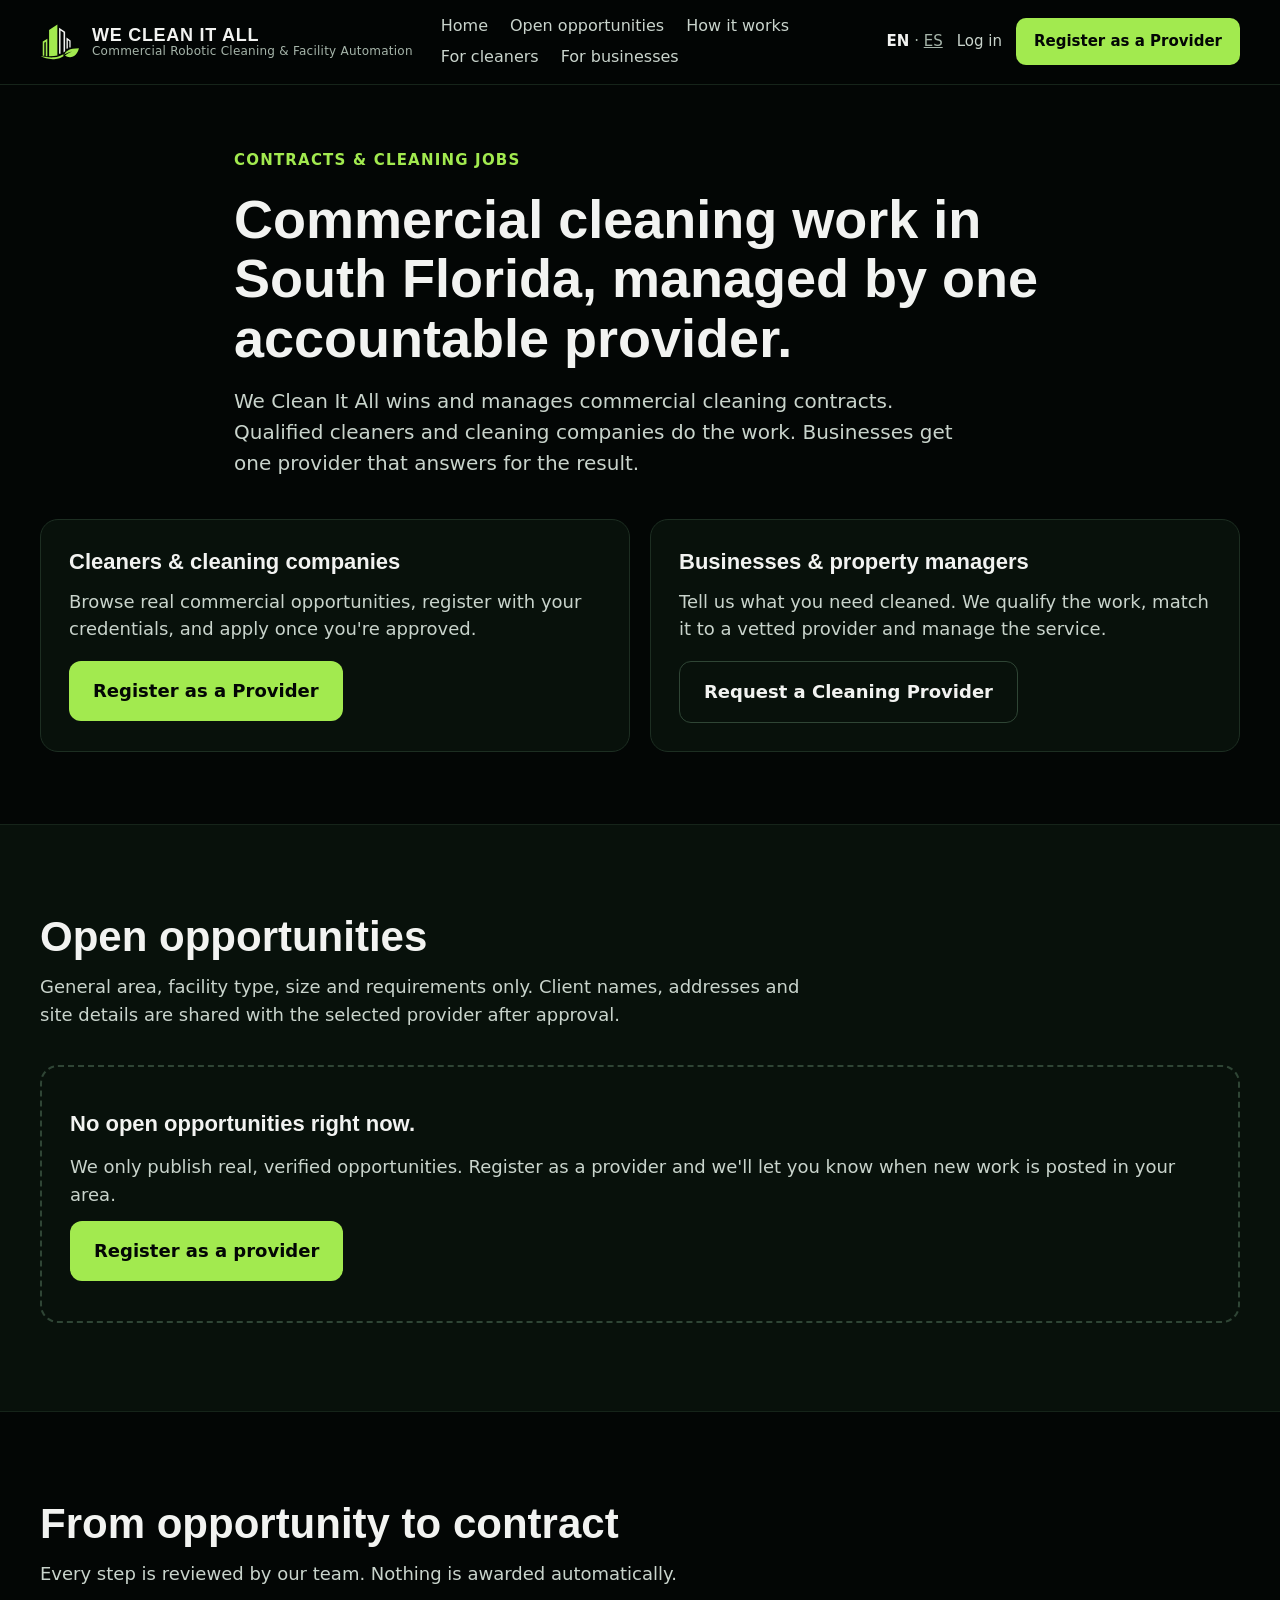
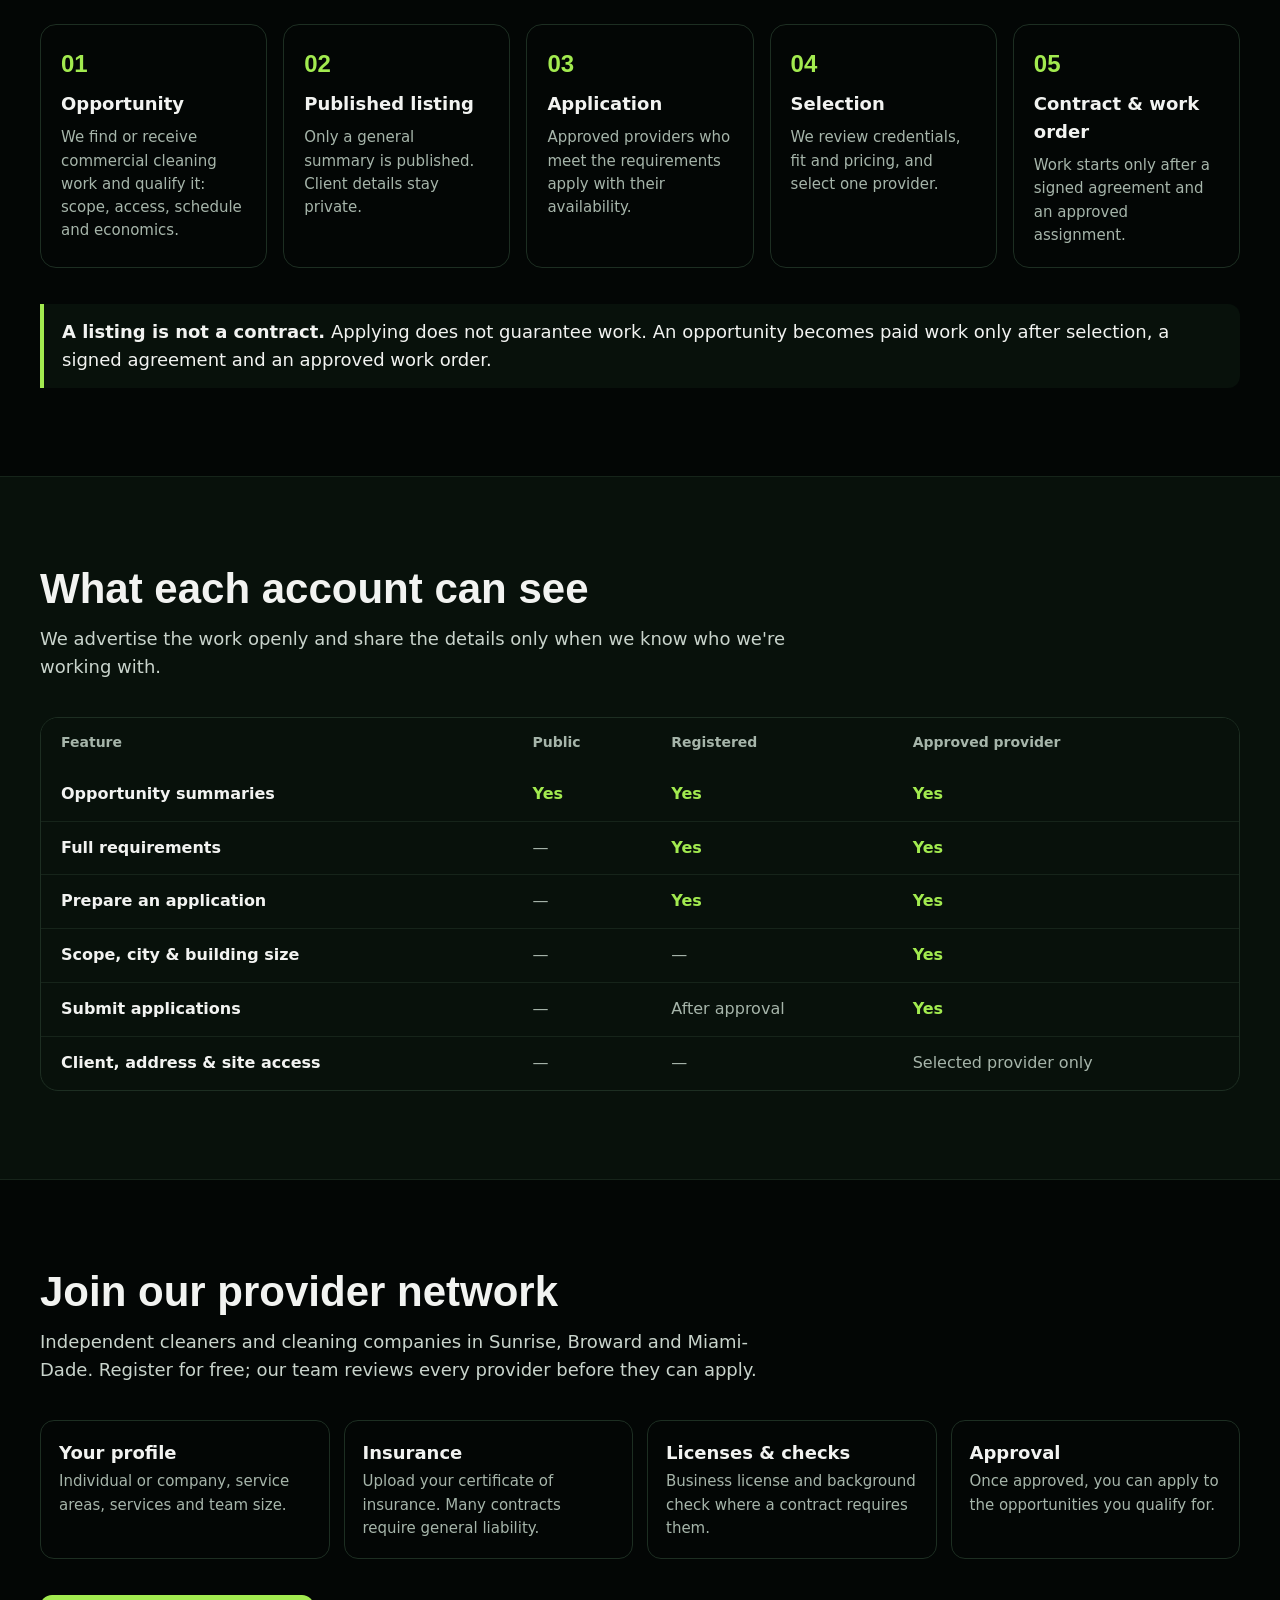
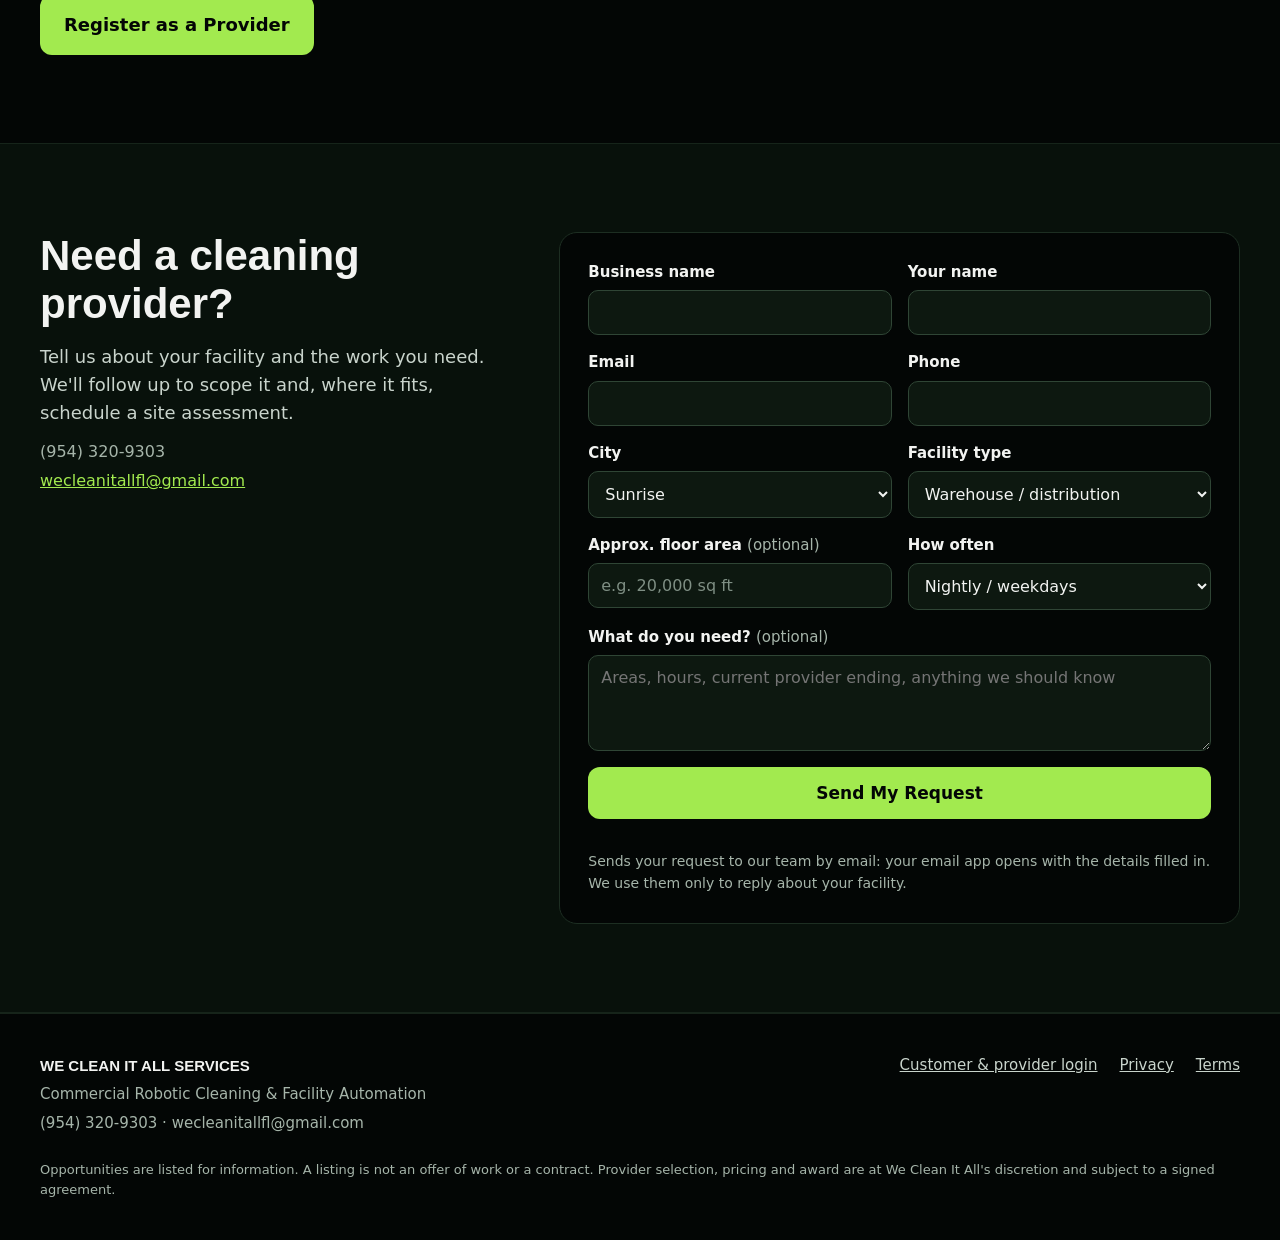
<file: contracts/index.html>
<!doctype html>
<html lang="en" class="no-js">
<head>
<meta charset="utf-8">
<meta name="viewport" content="width=device-width,initial-scale=1,viewport-fit=cover">
<meta http-equiv="Content-Security-Policy" content="default-src 'self'; script-src 'self'; style-src 'self' https://fonts.googleapis.com; font-src https://fonts.gstatic.com; img-src 'self' data:; connect-src 'self' https://elzpvlpeypkcsvywwebl.supabase.co; frame-src 'none'; object-src 'none'; base-uri 'self'; form-action 'self'; upgrade-insecure-requests">
<meta name="referrer" content="strict-origin-when-cross-origin">
<meta name="robots" content="noindex, nofollow">
<title>Contracts &amp; Cleaning Jobs | We Clean It All</title>
<meta name="description" content="Commercial cleaning opportunities in Sunrise, Broward and Miami-Dade. Cleaners and cleaning companies register and apply; businesses request a provider. Call 954-320-9303.">
<link rel="canonical" href="https://www.wecleanitallfl.com/contracts/">
<link rel="alternate" hreflang="en" href="https://www.wecleanitallfl.com/contracts/">
<link rel="alternate" hreflang="es" href="https://www.wecleanitallfl.com/es/contracts/">
<link rel="alternate" hreflang="x-default" href="https://www.wecleanitallfl.com/contracts/">
<meta name="theme-color" content="#030605">
<link rel="icon" type="image/png" sizes="32x32" href="/media/icon-32.png">
<link rel="icon" type="image/svg+xml" href="/media/mark.svg">
<link rel="apple-touch-icon" href="/media/icon-180.png">
<link rel="preconnect" href="https://fonts.googleapis.com">
<link rel="preconnect" href="https://fonts.gstatic.com" crossorigin>
<link rel="stylesheet" href="https://fonts.googleapis.com/css2?family=Montserrat:wght@600;700;800&amp;family=Source+Sans+3:wght@400;600&amp;display=swap">
<link rel="stylesheet" href="/home/home.css?v=1">
<link rel="stylesheet" href="/home/contracts.css?v=1">
<script src="/home/route.js?v=1"></script>
</head>
<body>
<a class="skip" href="#main">Skip to content</a>
<header class="site-head">
<div class="wrap head-row">
<a class="brand" href="/#top">
<img src="/media/mark.svg" alt="" width="40" height="36">
<span class="brand-text"><span class="brand-name">WE CLEAN IT ALL</span><span class="brand-line"><span class="brand-line-long">Commercial Robotic Cleaning &amp; Facility Automation</span><span class="brand-line-short">Commercial Robotic Cleaning</span></span></span>
</a>
<span class="lang phone-only" aria-label="Language"><strong>EN</strong>&#160;·&#160;<a href="/es/contracts/" hreflang="es" lang="es">ES</a></span>
<button class="menu-btn" type="button" aria-controls="menu" aria-expanded="false" aria-label="Open menu"><svg aria-hidden="true" width="22" height="22" viewBox="0 0 24 24" fill="none" stroke="#f2f3f1" stroke-width="2" stroke-linecap="round" stroke-linejoin="round"><path d="M4 7h16M4 12h16M4 17h16"></path></svg></button>
<div class="menu-panel" id="menu">
<nav class="main-nav" aria-label="Main">
<a href="/">Home</a>
<a href="#jobs">Open opportunities</a>
<a href="#process">How it works</a>
<a href="#providers">For cleaners</a>
<a href="#request">For businesses</a>
</nav>
<div class="head-actions">
<span class="lang desk-only" aria-label="Language"><strong>EN</strong> · <a href="/es/contracts/" hreflang="es" lang="es">ES</a></span>
<a class="login" href="/app/">Log in</a>
<a class="btn btn-lime" href="/app/?join=provider">Register as a Provider</a>
</div>
</div>
</div>
</header>

<main id="main">
<section class="wrap jobs-hero">
<span class="eyebrow">Contracts &amp; Cleaning Jobs</span>
<h1>Commercial cleaning work in South Florida, managed by one accountable provider.</h1>
<p class="hero-lead">We Clean It All wins and manages commercial cleaning contracts. Qualified cleaners and cleaning companies do the work. Businesses get one provider that answers for the result.</p>
</section>

<div class="wrap audiences">
<div class="audience">
<strong>Cleaners &amp; cleaning companies</strong>
<p class="soft">Browse real commercial opportunities, register with your credentials, and apply once you're approved.</p>
<a class="btn btn-lime" href="/app/?join=provider">Register as a Provider</a>
</div>
<div class="audience">
<strong>Businesses &amp; property managers</strong>
<p class="soft">Tell us what you need cleaned. We qualify the work, match it to a vetted provider and manage the service.</p>
<a class="btn btn-ghost" href="#request">Request a Cleaning Provider</a>
</div>
</div>

<section id="jobs" class="band">
<div class="wrap sec">
<div class="board-head">
<div class="sec-intro">
<h2 class="h2">Open opportunities</h2>
<p class="soft">General area, facility type, size and requirements only. Client names, addresses and site details are shared with the selected provider after approval.</p>
</div>
<div class="filters" id="filters" hidden>
<label class="sr"><span hidden>Facility type</span><select id="f-type" aria-label="Facility type"></select></label>
<label class="sr"><span hidden>Status</span><select id="f-status" aria-label="Status"></select></label>
</div>
</div>
<div id="board" aria-live="polite"><p class="note">Loading opportunities…</p></div>
<noscript><p class="note">Turn on JavaScript to see open opportunities, or call (954) 320-9303.</p></noscript>
</div>
</section>

<section id="process" class="wrap sec">
<div class="sec-intro">
<h2 class="h2">From opportunity to contract</h2>
<p class="soft">Every step is reviewed by our team. Nothing is awarded automatically.</p>
</div>
<ol class="pipeline">
<li><b aria-hidden="true">01</b><strong>Opportunity</strong><span>We find or receive commercial cleaning work and qualify it: scope, access, schedule and economics.</span></li>
<li><b aria-hidden="true">02</b><strong>Published listing</strong><span>Only a general summary is published. Client details stay private.</span></li>
<li><b aria-hidden="true">03</b><strong>Application</strong><span>Approved providers who meet the requirements apply with their availability.</span></li>
<li><b aria-hidden="true">04</b><strong>Selection</strong><span>We review credentials, fit and pricing, and select one provider.</span></li>
<li><b aria-hidden="true">05</b><strong>Contract &amp; work order</strong><span>Work starts only after a signed agreement and an approved assignment.</span></li>
</ol>
<p class="not-contract"><b>A listing is not a contract.</b> Applying does not guarantee work. An opportunity becomes paid work only after selection, a signed agreement and an approved work order.</p>
</section>

<section class="band">
<div class="wrap sec">
<div class="sec-intro">
<h2 class="h2">What each account can see</h2>
<p class="soft">We advertise the work openly and share the details only when we know who we're working with.</p>
</div>
<div class="access">
<table>
<thead><tr><th scope="col">Feature</th><th scope="col">Public</th><th scope="col">Registered</th><th scope="col">Approved provider</th></tr></thead>
<tbody>
<tr><th scope="row">Opportunity summaries</th><td data-l="Public" class="yes">Yes</td><td data-l="Registered" class="yes">Yes</td><td data-l="Approved" class="yes">Yes</td></tr>
<tr><th scope="row">Full requirements</th><td data-l="Public" class="no">—</td><td data-l="Registered" class="yes">Yes</td><td data-l="Approved" class="yes">Yes</td></tr>
<tr><th scope="row">Prepare an application</th><td data-l="Public" class="no">—</td><td data-l="Registered" class="yes">Yes</td><td data-l="Approved" class="yes">Yes</td></tr>
<tr><th scope="row">Scope, city &amp; building size</th><td data-l="Public" class="no">—</td><td data-l="Registered" class="no">—</td><td data-l="Approved" class="yes">Yes</td></tr>
<tr><th scope="row">Submit applications</th><td data-l="Public" class="no">—</td><td data-l="Registered" class="no">After approval</td><td data-l="Approved" class="yes">Yes</td></tr>
<tr><th scope="row">Client, address &amp; site access</th><td data-l="Public" class="no">—</td><td data-l="Registered" class="no">—</td><td data-l="Approved" class="no">Selected provider only</td></tr>
</tbody>
</table>
</div>
</div>
</section>

<section id="providers" class="wrap sec">
<div class="sec-intro">
<h2 class="h2">Join our provider network</h2>
<p class="soft">Independent cleaners and cleaning companies in Sunrise, Broward and Miami-Dade. Register for free; our team reviews every provider before they can apply.</p>
</div>
<ul class="needs">
<li><strong>Your profile</strong><span>Individual or company, service areas, services and team size.</span></li>
<li><strong>Insurance</strong><span>Upload your certificate of insurance. Many contracts require general liability.</span></li>
<li><strong>Licenses &amp; checks</strong><span>Business license and background check where a contract requires them.</span></li>
<li><strong>Approval</strong><span>Once approved, you can apply to the opportunities you qualify for.</span></li>
</ul>
<a class="btn btn-lime needs-cta" href="/app/?join=provider">Register as a Provider</a>
</section>

<section id="request" class="band">
<div class="wrap assess">
<div class="assess-intro">
<h2 class="h2">Need a cleaning provider?</h2>
<p class="soft">Tell us about your facility and the work you need. We'll follow up to scope it and, where it fits, schedule a site assessment.</p>
</div>
<div class="assess-contact">
<a href="tel:+19543209303">(954) 320-9303</a>
<a href="mailto:wecleanitallfl@gmail.com">wecleanitallfl@gmail.com</a>
</div>
<form id="request-form" class="form" novalidate>
<label>Business name<input name="business" type="text" data-label="Business name" autocomplete="organization" maxlength="120" required></label>
<label>Your name<input name="name" type="text" data-label="Your name" autocomplete="name" maxlength="80" required></label>
<label>Email<input name="email" type="email" data-label="Email" autocomplete="email" maxlength="120"></label>
<label>Phone<input name="phone" type="tel" data-label="Phone" autocomplete="tel" maxlength="20"></label>
<label>City<select name="city" data-label="City"><option>Sunrise</option><option>Plantation</option><option>Weston</option><option>Davie</option><option>Fort Lauderdale</option><option>Other Broward</option><option>Doral</option><option>Brickell</option><option>Other Miami-Dade</option></select></label>
<label>Facility type<select name="facility" data-label="Facility type"><option>Warehouse / distribution</option><option>Office / flex</option><option>Gym / fitness</option><option>Showroom / retail</option><option>Grocery</option><option>Public facility</option><option>Other</option></select></label>
<label><span class="lab">Approx. floor area <span class="opt">(optional)</span></span><input name="area" data-label="Approx. floor area" type="text" maxlength="30" placeholder="e.g. 20,000 sq ft"></label>
<label>How often<select name="frequency" data-label="How often"><option>Nightly / weekdays</option><option>A few times a week</option><option>Weekly</option><option>One-time</option><option>Not sure yet</option></select></label>
<label class="wide"><span class="lab">What do you need? <span class="opt">(optional)</span></span><textarea name="notes" data-label="Details" maxlength="800" placeholder="Areas, hours, current provider ending, anything we should know"></textarea></label>
<label class="hp" aria-hidden="true">Leave this field empty<input name="website" type="text" tabindex="-1" autocomplete="off"></label>
<button class="btn btn-lime" type="submit">Send My Request</button>
<p class="form-msg" role="status" aria-live="polite"></p>
<p class="form-note">Sends your request to our team by email: your email app opens with the details filled in. We use them only to reply about your facility.</p>
</form>
<a class="btn btn-ghost assess-call phone-only" href="tel:+19543209303">Call (954) 320-9303</a>
</div>
</section>
</main>

<footer class="site-foot">
<div class="wrap foot">
<div class="foot-id">
<strong>WE CLEAN IT ALL SERVICES</strong>
<span>Commercial Robotic Cleaning &amp; Facility Automation</span>
<span><a href="tel:+19543209303">(954) 320-9303</a> · <a href="mailto:wecleanitallfl@gmail.com">wecleanitallfl@gmail.com</a></span>
</div>
<div class="foot-links">
<a href="/app/">Customer &amp; provider login</a>
<a href="/privacy/">Privacy</a>
<a href="/terms/">Terms</a>
</div>
<p class="foot-legal">Opportunities are listed for information. A listing is not an offer of work or a contract. Provider selection, pricing and award are at We Clean It All's discretion and subject to a signed agreement.</p>
</div>
</footer>
<script src="/app/config.js?v=1"></script>
<script src="/app/time.js?v=1"></script>
<script src="/home/site.js?v=1"></script>
<script src="/home/contracts.js?v=1"></script>
</body>
</html>
</file>
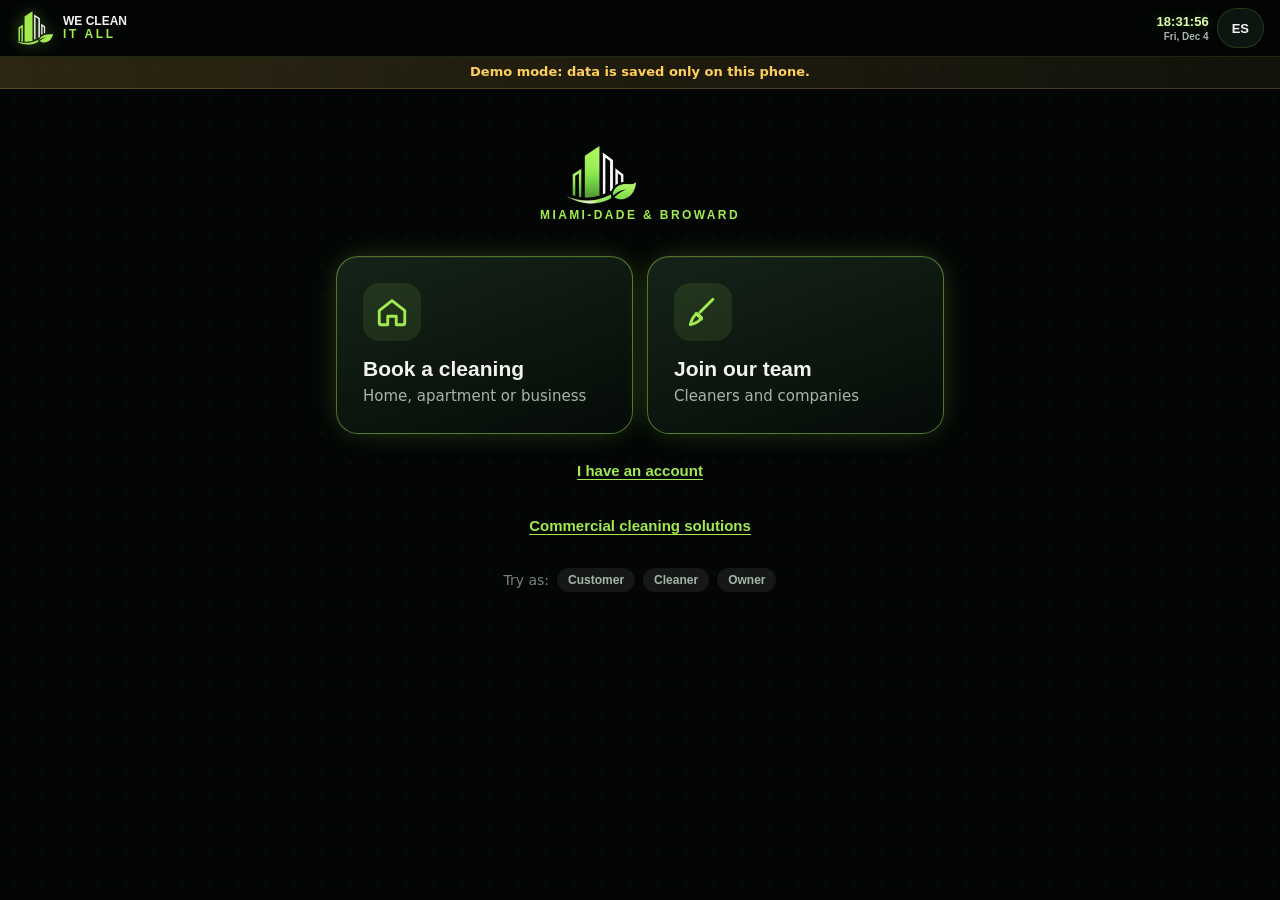
<file: demo/index.html>
<!doctype html>
<html lang="en">
<head>
<meta charset="utf-8">
<meta name="viewport" content="width=device-width,initial-scale=1,viewport-fit=cover">
<meta http-equiv="Content-Security-Policy" content="default-src 'self'; script-src 'self'; style-src 'self' 'unsafe-inline' https://fonts.googleapis.com; font-src https://fonts.gstatic.com; img-src 'self' data: blob:; connect-src 'self' https://*.supabase.co https://*.radio-browser.info; media-src 'self' https:; frame-src 'none'; object-src 'none'; base-uri 'self'; form-action 'self'; upgrade-insecure-requests">
<meta name="referrer" content="strict-origin-when-cross-origin">
<title>We Clean It All | Demo</title>
<meta name="robots" content="noindex, nofollow">
<meta name="description" content="Commercial Cleaning Services in Miami-Dade &amp; Broward. Call 954-320-9303 or visit wecleanitallfl.com.">
<link rel="canonical" href="https://www.wecleanitallfl.com/">
<meta name="theme-color" content="#030605">
<meta name="apple-mobile-web-app-capable" content="yes">
<meta name="apple-mobile-web-app-status-bar-style" content="black-translucent">
<meta name="apple-mobile-web-app-title" content="We Clean It All">
<meta property="og:type" content="website">
<meta property="og:url" content="https://www.wecleanitallfl.com/">
<meta property="og:site_name" content="We Clean It All Services">
<meta property="og:locale" content="en_US">
<meta property="og:title" content="We Clean It All | Professional Cleaning. Reliable Service.">
<meta property="og:description" content="Commercial Cleaning Services in Miami-Dade &amp; Broward. Call 954-320-9303.">
<meta property="og:image" content="https://www.wecleanitallfl.com/media/og-card.jpg">
<meta property="og:image:width" content="1200">
<meta property="og:image:height" content="630">
<meta property="og:image:alt" content="We Clean It All Services — Commercial Cleaning, Miami-Dade &amp; Broward — 954-320-9303">
<meta name="twitter:card" content="summary_large_image">
<meta name="twitter:title" content="We Clean It All | Professional Cleaning. Reliable Service.">
<meta name="twitter:description" content="Commercial Cleaning Services in Miami-Dade &amp; Broward. Call 954-320-9303.">
<meta name="twitter:image" content="https://www.wecleanitallfl.com/media/og-card.jpg">
<link rel="manifest" href="/app/manifest.webmanifest">
<link rel="icon" type="image/png" sizes="32x32" href="/media/icon-32.png">
<link rel="icon" type="image/svg+xml" href="/media/mark.svg">
<link rel="apple-touch-icon" href="/media/icon-180.png">
<link rel="preconnect" href="https://fonts.googleapis.com">
<link rel="preconnect" href="https://fonts.gstatic.com" crossorigin>
<link rel="stylesheet" href="https://fonts.googleapis.com/css2?family=Montserrat:wght@600;700;800&family=Source+Sans+3:wght@400;600&display=swap">
<link rel="stylesheet" href="/demo/app/app.css">
<script type="application/ld+json">
{"@context":"https://schema.org","@type":"ProfessionalService","name":"We Clean It All Services","description":"Commercial cleaning services in Miami-Dade and Broward County, Florida.","telephone":"+1-954-320-9303","email":"wecleanitallfl@gmail.com","url":"https://www.wecleanitallfl.com","logo":"https://www.wecleanitallfl.com/media/icon-512.png","image":"https://www.wecleanitallfl.com/media/og-card.jpg","sameAs":["https://www.instagram.com/wecleanitallfl"],"areaServed":[{"@type":"AdministrativeArea","name":"Miami-Dade County, FL"},{"@type":"AdministrativeArea","name":"Broward County, FL"}]}
</script>
</head>
<body>
<div id="app" aria-live="polite"><div class="boot"><img src="/media/mark.svg" alt="We Clean It All" width="88" height="88"></div></div>
<noscript><div class="wrap"><h1>We Clean It All</h1><p>Commercial cleaning in Miami-Dade &amp; Broward. Call 954-320-9303 or email wecleanitallfl@gmail.com · <a href="/comercial/">Commercial cleaning</a></p><p>Turn on JavaScript to use the app.</p></div></noscript>
<script src="/demo/app/config.js"></script>
<script src="/demo/app/time.js"></script>
<script src="/demo/app/i18n.js"></script>
<script src="/demo/app/learn.js"></script>
<script src="/demo/app/api.js"></script>
<script src="/demo/marketplace/agents/orchestrator.js"></script>
<script src="/demo/marketplace/agents/tools.js"></script>
<script src="/demo/marketplace/agents/console.js"></script>
<script src="/demo/app/owner.js"></script>
<script src="/demo/app/app.js"></script>
</body>
</html>
</file>
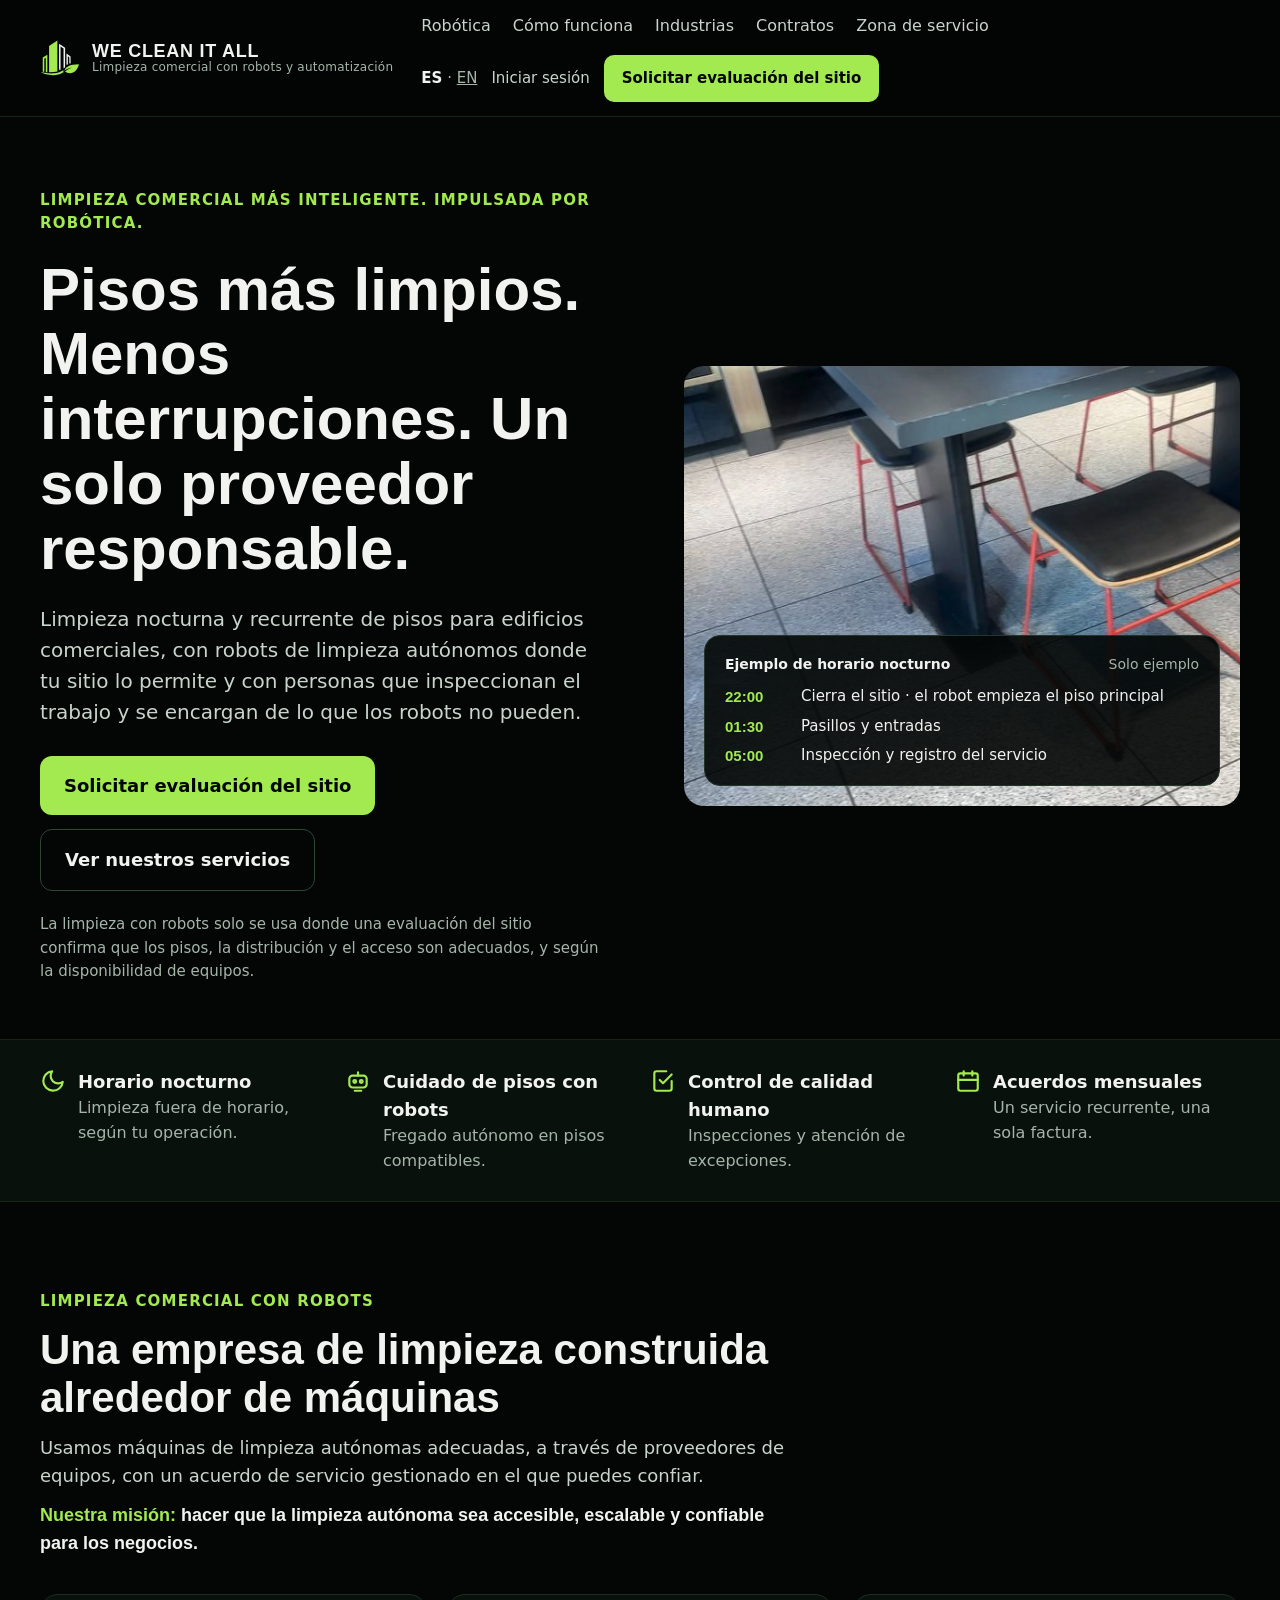
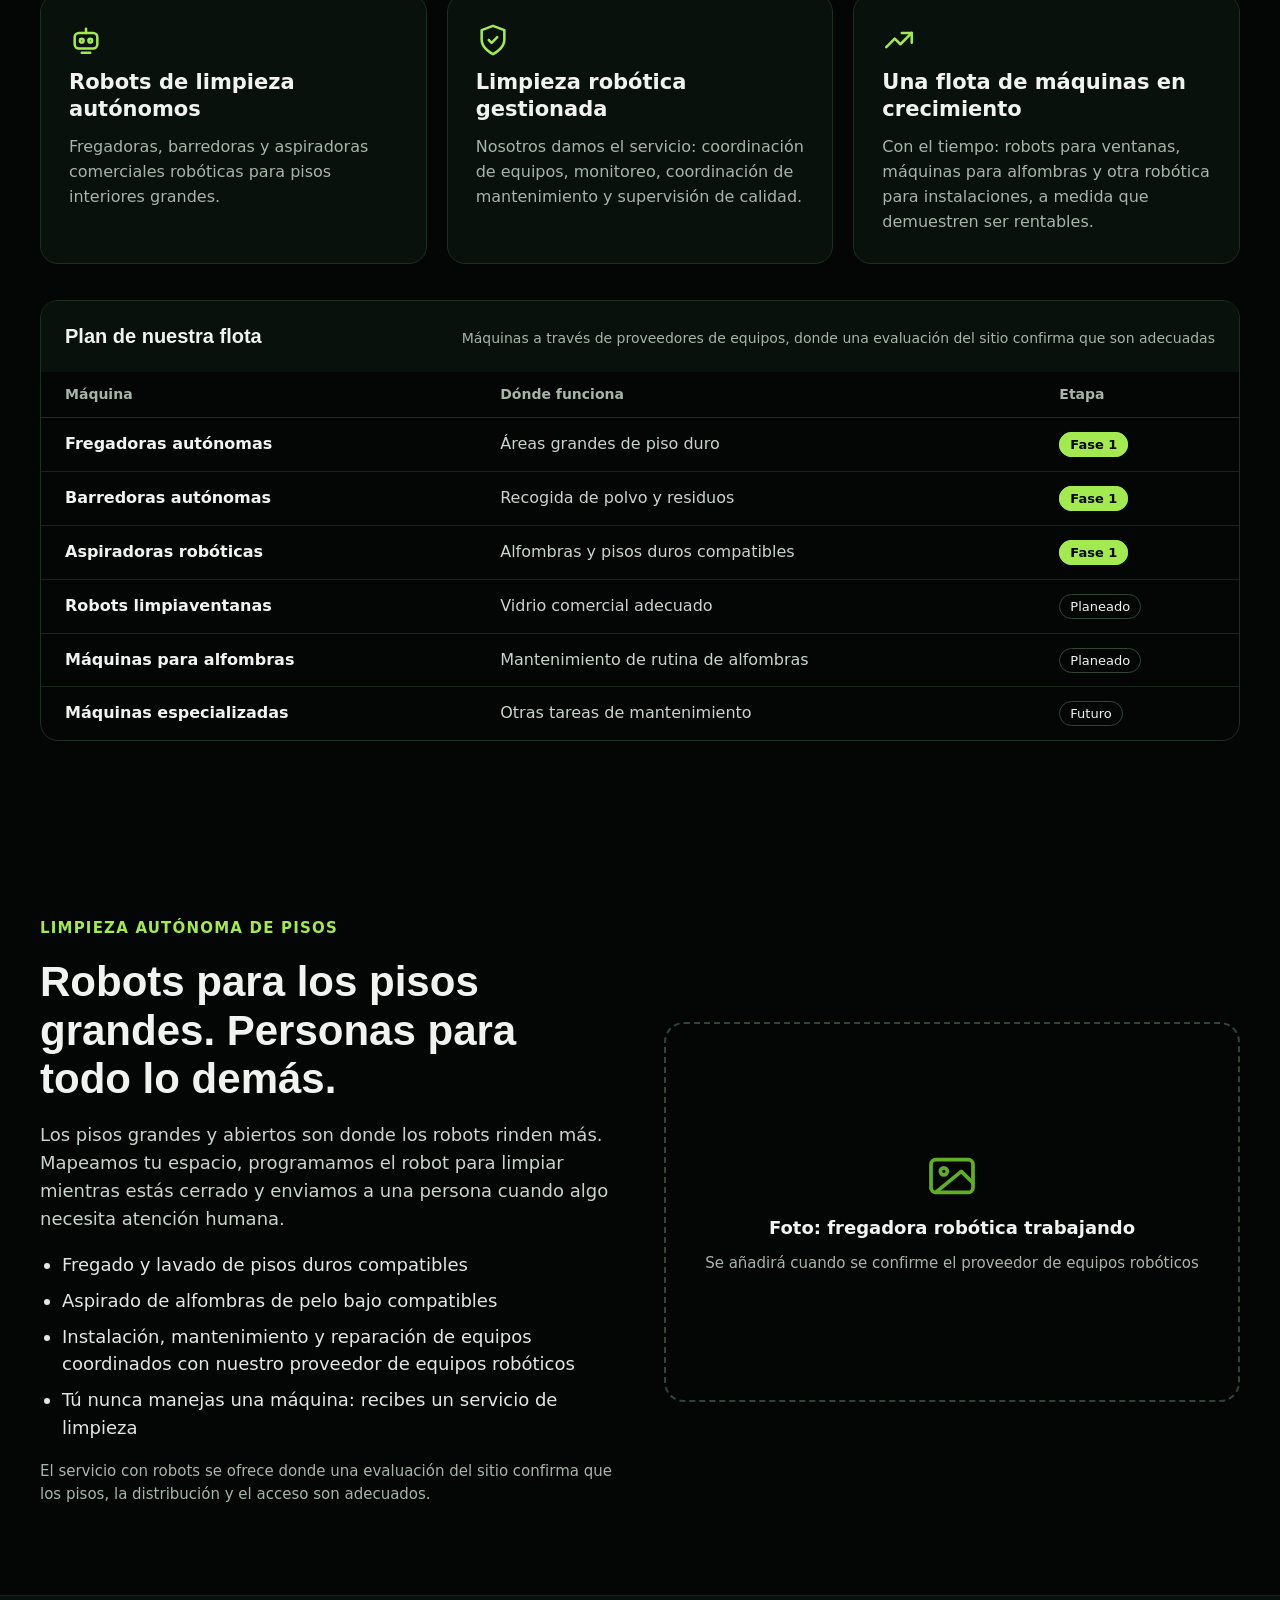
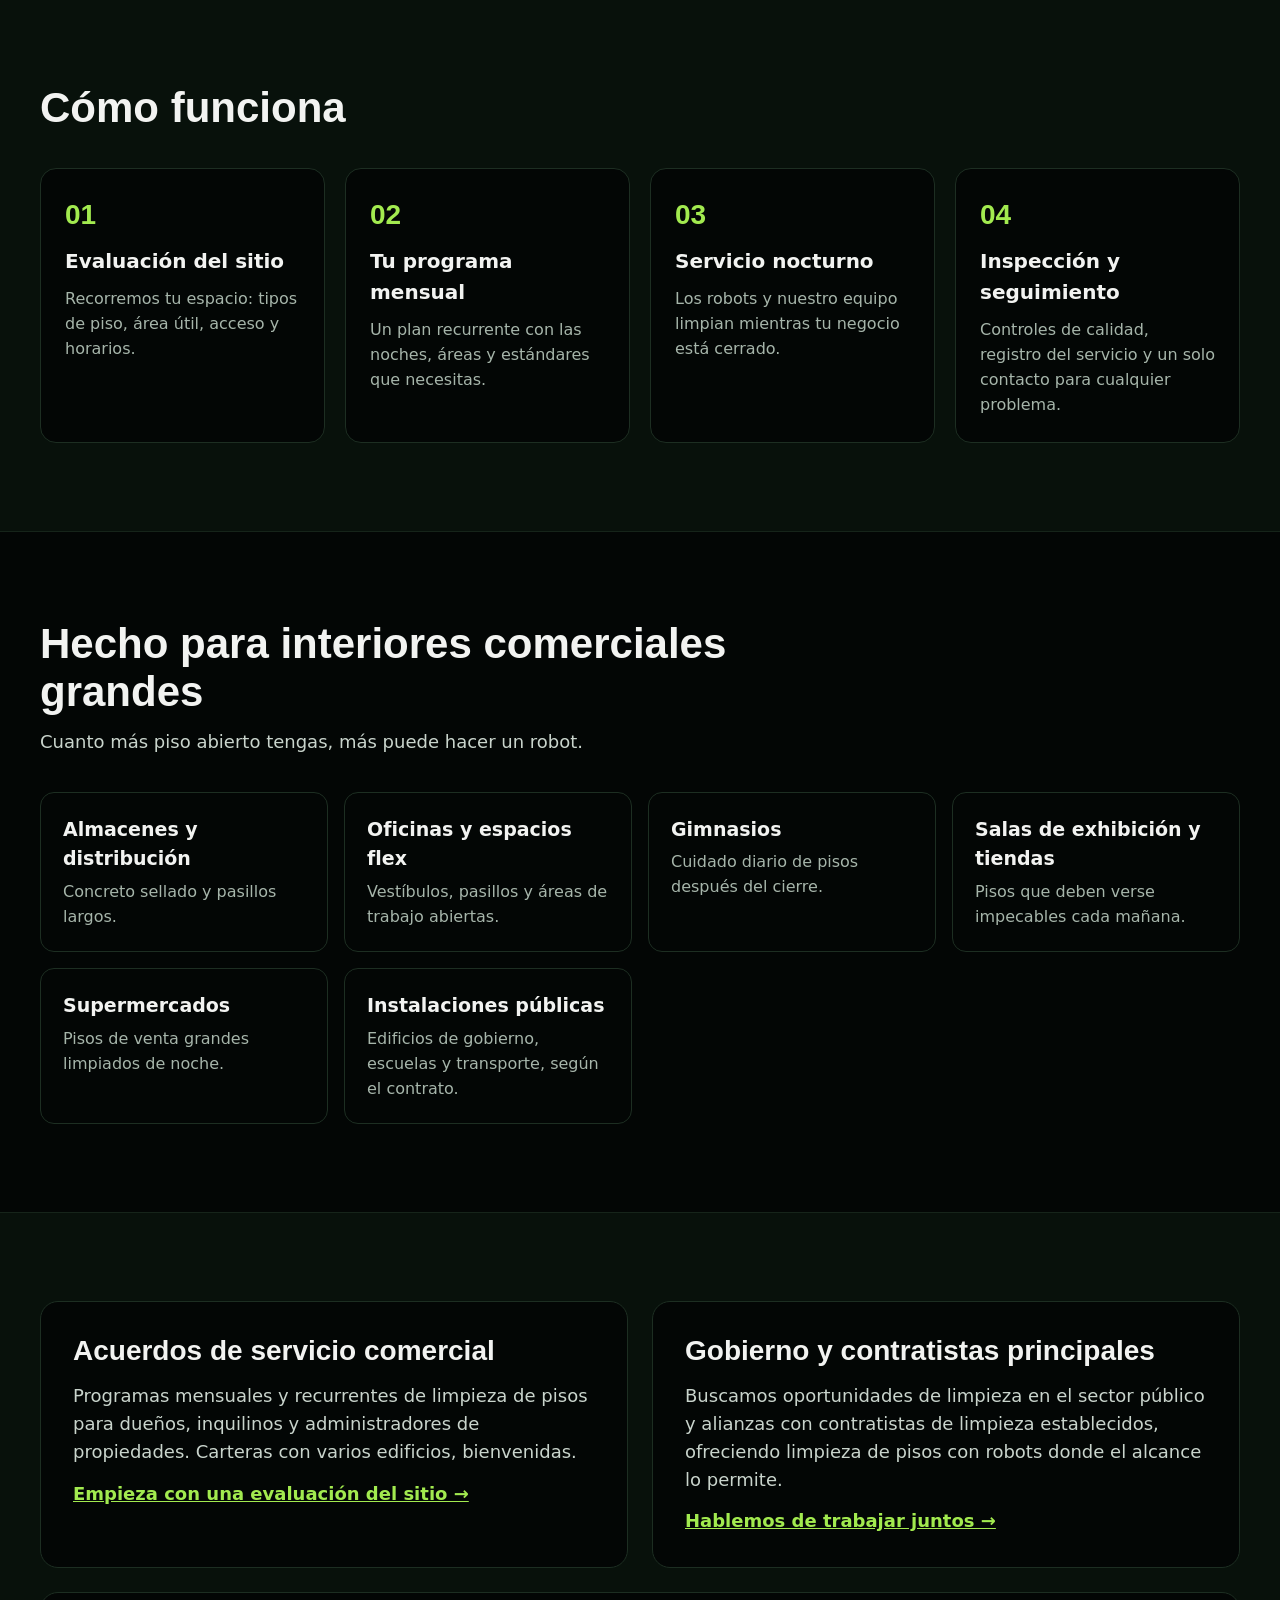
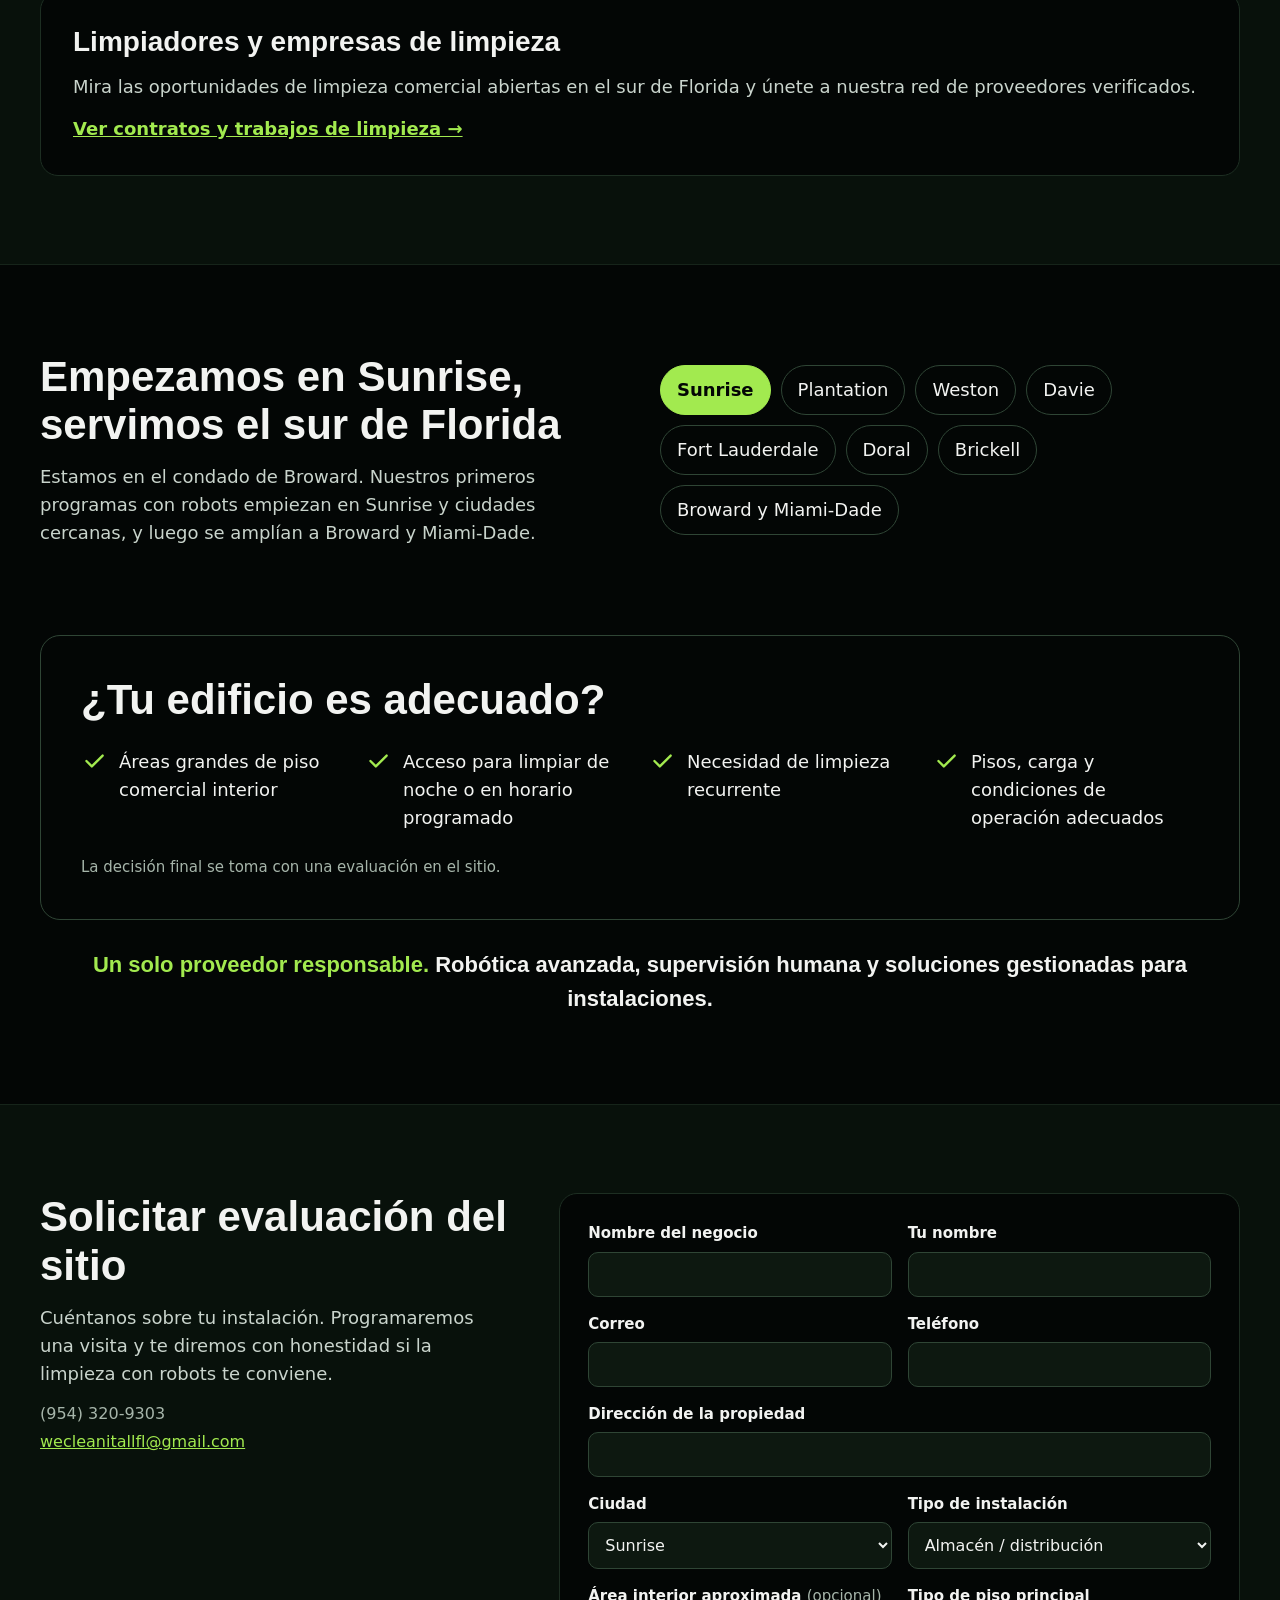
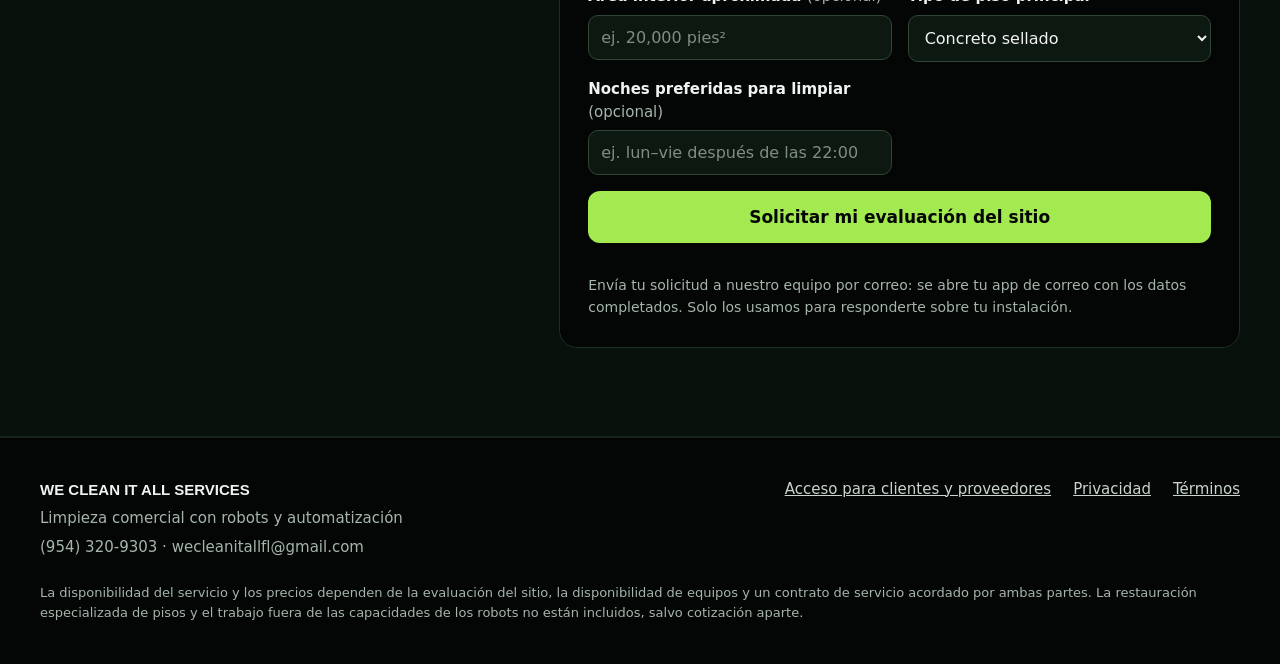
<file: es/index.html>
<!doctype html>
<html lang="es" class="no-js">
<head>
<meta charset="utf-8">
<meta name="viewport" content="width=device-width,initial-scale=1,viewport-fit=cover">
<meta http-equiv="Content-Security-Policy" content="default-src 'self'; script-src 'self'; style-src 'self' https://fonts.googleapis.com; font-src https://fonts.gstatic.com; img-src 'self' data:; connect-src 'self'; frame-src 'none'; object-src 'none'; base-uri 'self'; form-action 'self'; upgrade-insecure-requests">
<meta name="referrer" content="strict-origin-when-cross-origin">
<meta name="robots" content="noindex, nofollow">
<title>We Clean It All | Limpieza comercial con robots y automatización</title>
<meta name="description" content="Limpieza comercial de pisos cada noche con robots autónomos y supervisión humana. Evaluaciones del sitio en Sunrise, Broward y Miami-Dade. Llama al 954-320-9303.">
<link rel="canonical" href="https://www.wecleanitallfl.com/es/">
<link rel="alternate" hreflang="en" href="https://www.wecleanitallfl.com/">
<link rel="alternate" hreflang="es" href="https://www.wecleanitallfl.com/es/">
<link rel="alternate" hreflang="x-default" href="https://www.wecleanitallfl.com/">
<meta name="theme-color" content="#030605">
<meta property="og:type" content="website">
<meta property="og:url" content="https://www.wecleanitallfl.com/es/">
<meta property="og:site_name" content="We Clean It All Services">
<meta property="og:locale" content="es_US">
<meta property="og:title" content="We Clean It All | Limpieza profesional. Servicio confiable.">
<meta property="og:description" content="Servicios de limpieza comercial en Miami-Dade y Broward. Llama al 954-320-9303.">
<meta property="og:image" content="https://www.wecleanitallfl.com/media/og-card.jpg">
<meta property="og:image:width" content="1200">
<meta property="og:image:height" content="630">
<meta property="og:image:alt" content="We Clean It All Services — Limpieza comercial, Miami-Dade y Broward — 954-320-9303">
<meta name="twitter:card" content="summary_large_image">
<meta name="twitter:title" content="We Clean It All | Limpieza profesional. Servicio confiable.">
<meta name="twitter:description" content="Servicios de limpieza comercial en Miami-Dade y Broward. Llama al 954-320-9303.">
<meta name="twitter:image" content="https://www.wecleanitallfl.com/media/og-card.jpg">
<link rel="icon" type="image/png" sizes="32x32" href="/media/icon-32.png">
<link rel="icon" type="image/svg+xml" href="/media/mark.svg">
<link rel="apple-touch-icon" href="/media/icon-180.png">
<link rel="preconnect" href="https://fonts.googleapis.com">
<link rel="preconnect" href="https://fonts.gstatic.com" crossorigin>
<link rel="stylesheet" href="https://fonts.googleapis.com/css2?family=Montserrat:wght@600;700;800&amp;family=Source+Sans+3:wght@400;600&amp;display=swap">
<link rel="stylesheet" href="/home/home.css?v=1">
<script src="/home/route.js?v=1"></script>
<script type="application/ld+json">{"@context":"https://schema.org","@type":"ProfessionalService","name":"We Clean It All Services","description":"Limpieza comercial de pisos con robots y automatización de instalaciones en Sunrise, Broward y Miami-Dade, Florida.","telephone":"+1-954-320-9303","email":"wecleanitallfl@gmail.com","url":"https://www.wecleanitallfl.com/es/","logo":"https://www.wecleanitallfl.com/media/icon-512.png","image":"https://www.wecleanitallfl.com/media/og-card.jpg","sameAs":["https://www.instagram.com/wecleanitallfl"],"areaServed":[{"@type":"City","name":"Sunrise, FL"},{"@type":"AdministrativeArea","name":"Broward County, FL"},{"@type":"AdministrativeArea","name":"Miami-Dade County, FL"}],"knowsLanguage":["en","es"]}</script>
</head>
<body>
<a class="skip" href="#main">Ir al contenido</a>
<header class="site-head">
<div class="wrap head-row">
<a class="brand" href="/es/#top">
<img src="/media/mark.svg" alt="" width="40" height="36">
<span class="brand-text"><span class="brand-name">WE CLEAN IT ALL</span><span class="brand-line"><span class="brand-line-long">Limpieza comercial con robots y automatización</span><span class="brand-line-short">Limpieza comercial con robots</span></span></span>
</a>
<span class="lang phone-only" aria-label="Idioma"><strong>ES</strong>&#160;·&#160;<a href="/" hreflang="en" lang="en">EN</a></span>
<button class="menu-btn" type="button" aria-controls="menu" aria-expanded="false" aria-label="Abrir menú"><svg aria-hidden="true" width="22" height="22" viewBox="0 0 24 24" fill="none" stroke="#f2f3f1" stroke-width="2" stroke-linecap="round" stroke-linejoin="round"><path d="M4 7h16M4 12h16M4 17h16"></path></svg></button>
<div class="menu-panel" id="menu">
<nav class="main-nav" aria-label="Principal">
<a href="#robotics">Robótica</a>
<a href="#how">Cómo funciona</a>
<a href="#industries">Industrias</a>
<a href="#contracts">Contratos</a>
<a href="#area">Zona de servicio</a>
</nav>
<div class="head-actions">
<span class="lang desk-only" aria-label="Idioma"><strong>ES</strong> · <a href="/" hreflang="en" lang="en">EN</a></span>
<a class="login" href="/app/">Iniciar sesión</a>
<a class="btn btn-lime" href="#assess">Solicitar evaluación del sitio</a>
</div>
</div>
</div>
</header>

<main id="main">
<section id="top" class="wrap hero">
<div class="hero-copy">
<span class="eyebrow">Limpieza comercial más inteligente. Impulsada por robótica.</span>
<h1>Pisos más limpios. Menos interrupciones. Un solo proveedor responsable.</h1>
<p class="hero-lead">Limpieza nocturna y recurrente de pisos para edificios comerciales, con robots de limpieza autónomos donde tu sitio lo permite y con personas que inspeccionan el trabajo y se encargan de lo que los robots no pueden.</p>
<div class="hero-ctas">
<a class="btn btn-lime" href="#assess">Solicitar evaluación del sitio</a>
<a class="btn btn-ghost" href="#industries">Ver nuestros servicios</a>
</div>
<p class="note hero-note">La limpieza con robots solo se usa donde una evaluación del sitio confirma que los pisos, la distribución y el acceso son adecuados, y según la disponibilidad de equipos.</p>
</div>
<div class="hero-media">
<img src="/media/photos/dining-tables-1200.jpg" srcset="/media/photos/dining-tables-600.jpg 600w, /media/photos/dining-tables-1200.jpg 1200w" sizes="(max-width: 720px) 100vw, 560px" alt="Interior comercial limpio con pisos pulidos" width="1200" height="800" fetchpriority="high">
<div class="sched">
<div class="sched-top"><b>Ejemplo de horario nocturno</b><span>Solo ejemplo</span></div>
<dl>
<dt>22:00</dt><dd>Cierra el sitio · el robot empieza el piso principal</dd>
<dt>01:30</dt><dd>Pasillos y entradas</dd>
<dt>05:00</dt><dd>Inspección y registro del servicio</dd>
</dl>
</div>
</div>
</section>

<section class="band" aria-label="Puntos clave">
<div class="wrap highlights">
<div class="hl"><svg aria-hidden="true" width="26" height="26" viewBox="0 0 24 24" fill="none" stroke="#a2ea4f" stroke-width="2" stroke-linecap="round" stroke-linejoin="round"><path d="M21 12.8A9 9 0 1 1 11.2 3a7 7 0 0 0 9.8 9.8z"></path></svg><div><strong>Horario nocturno</strong><span>Limpieza fuera de horario, según tu operación.</span></div></div>
<div class="hl"><svg aria-hidden="true" width="26" height="26" viewBox="0 0 24 24" fill="none" stroke="#a2ea4f" stroke-width="2" stroke-linecap="round" stroke-linejoin="round"><rect x="4" y="7" width="16" height="11" rx="3"></rect><circle cx="9" cy="12.5" r="1.3"></circle><circle cx="15" cy="12.5" r="1.3"></circle><path d="M12 7V4M9 21h6"></path></svg><div><strong>Cuidado de pisos con robots</strong><span>Fregado autónomo en pisos compatibles.</span></div></div>
<div class="hl"><svg aria-hidden="true" width="26" height="26" viewBox="0 0 24 24" fill="none" stroke="#a2ea4f" stroke-width="2" stroke-linecap="round" stroke-linejoin="round"><path d="M9 11l3 3 8-8"></path><path d="M20 12v7a2 2 0 0 1-2 2H6a2 2 0 0 1-2-2V5a2 2 0 0 1 2-2h9"></path></svg><div><strong>Control de calidad humano</strong><span>Inspecciones y atención de excepciones.</span></div></div>
<div class="hl"><svg aria-hidden="true" width="26" height="26" viewBox="0 0 24 24" fill="none" stroke="#a2ea4f" stroke-width="2" stroke-linecap="round" stroke-linejoin="round"><rect x="3" y="5" width="18" height="16" rx="2"></rect><path d="M16 3v4M8 3v4M3 11h18"></path></svg><div><strong>Acuerdos mensuales</strong><span>Un servicio recurrente, una sola factura.</span></div></div>
</div>
</section>

<section id="robotics" class="wrap sec">
<div class="sec-intro">
<span class="eyebrow">Limpieza comercial con robots</span>
<h2 class="h2">Una empresa de limpieza construida alrededor de máquinas</h2>
<p class="soft">Usamos máquinas de limpieza autónomas adecuadas, a través de proveedores de equipos, con un acuerdo de servicio gestionado en el que puedes confiar.</p>
<p class="mission"><b>Nuestra misión:</b> hacer que la limpieza autónoma sea accesible, escalable y confiable para los negocios.</p>
</div>
<div class="cards3">
<div class="card"><svg aria-hidden="true" width="34" height="34" viewBox="0 0 24 24" fill="none" stroke="#a2ea4f" stroke-width="1.8" stroke-linecap="round" stroke-linejoin="round"><rect x="4" y="7" width="16" height="11" rx="3"></rect><circle cx="9" cy="12.5" r="1.3"></circle><circle cx="15" cy="12.5" r="1.3"></circle><path d="M12 7V4M9 21h6"></path></svg><strong>Robots de limpieza autónomos</strong><span>Fregadoras, barredoras y aspiradoras comerciales robóticas para pisos interiores grandes.</span></div>
<div class="card"><svg aria-hidden="true" width="34" height="34" viewBox="0 0 24 24" fill="none" stroke="#a2ea4f" stroke-width="1.8" stroke-linecap="round" stroke-linejoin="round"><path d="M12 22s8-4 8-10V5l-8-3-8 3v7c0 6 8 10 8 10z"></path><path d="m9 12 2 2 4-4"></path></svg><strong>Limpieza robótica gestionada</strong><span>Nosotros damos el servicio: coordinación de equipos, monitoreo, coordinación de mantenimiento y supervisión de calidad.</span></div>
<div class="card"><svg aria-hidden="true" width="34" height="34" viewBox="0 0 24 24" fill="none" stroke="#a2ea4f" stroke-width="1.8" stroke-linecap="round" stroke-linejoin="round"><path d="M3 17l6-6 4 4 8-8"></path><path d="M14 7h7v7"></path></svg><strong>Una flota de máquinas en crecimiento</strong><span>Con el tiempo: robots para ventanas, máquinas para alfombras y otra robótica para instalaciones, a medida que demuestren ser rentables.</span></div>
</div>
<div class="fleet">
<div class="fleet-head"><strong id="fleet-title">Plan de nuestra flota</strong><span>Máquinas a través de proveedores de equipos, donde una evaluación del sitio confirma que son adecuadas</span></div>
<table aria-labelledby="fleet-title">
<thead><tr><th scope="col">Máquina</th><th scope="col">Dónde funciona</th><th scope="col">Etapa</th></tr></thead>
<tbody>
<tr><td>Fregadoras autónomas</td><td>Áreas grandes de piso duro</td><td><span class="pill pill-on">Fase 1</span></td></tr>
<tr><td>Barredoras autónomas</td><td>Recogida de polvo y residuos</td><td><span class="pill pill-on">Fase 1</span></td></tr>
<tr><td>Aspiradoras robóticas</td><td>Alfombras y pisos duros compatibles</td><td><span class="pill pill-on">Fase 1</span></td></tr>
<tr><td>Robots limpiaventanas</td><td>Vidrio comercial adecuado</td><td><span class="pill">Planeado</span></td></tr>
<tr><td>Máquinas para alfombras</td><td>Mantenimiento de rutina de alfombras</td><td><span class="pill">Planeado</span></td></tr>
<tr><td>Máquinas especializadas</td><td>Otras tareas de mantenimiento</td><td><span class="pill">Futuro</span></td></tr>
</tbody>
</table>
</div>
</section>

<section id="robotic" class="wrap split">
<div class="split-copy">
<span class="eyebrow">Limpieza autónoma de pisos</span>
<h2 class="h2">Robots para los pisos grandes. Personas para todo lo demás.</h2>
<p class="soft">Los pisos grandes y abiertos son donde los robots rinden más. Mapeamos tu espacio, programamos el robot para limpiar mientras estás cerrado y enviamos a una persona cuando algo necesita atención humana.</p>
<ul>
<li>Fregado y lavado de pisos duros compatibles</li>
<li>Aspirado de alfombras de pelo bajo compatibles</li>
<li>Instalación, mantenimiento y reparación de equipos coordinados con nuestro proveedor de equipos robóticos</li>
<li>Tú nunca manejas una máquina: recibes un servicio de limpieza</li>
</ul>
<p class="note">El servicio con robots se ofrece donde una evaluación del sitio confirma que los pisos, la distribución y el acceso son adecuados.</p>
</div>
<div class="photo-slot">
<svg aria-hidden="true" width="56" height="56" viewBox="0 0 24 24" fill="none" stroke="#5fae25" stroke-width="1.6" stroke-linecap="round" stroke-linejoin="round"><rect x="3" y="5" width="18" height="14" rx="2"></rect><circle cx="8.5" cy="10" r="1.5"></circle><path d="M21 15l-5-5L5 19"></path></svg>
<strong>Foto: fregadora robótica trabajando</strong>
<span>Se añadirá cuando se confirme el proveedor de equipos robóticos</span>
</div>
</section>

<section id="how" class="band">
<div class="wrap sec">
<h2 class="h2">Cómo funciona</h2>
<ol class="steps">
<li class="step"><b aria-hidden="true">01</b><strong>Evaluación del sitio</strong><span>Recorremos tu espacio: tipos de piso, área útil, acceso y horarios.</span></li>
<li class="step"><b aria-hidden="true">02</b><strong>Tu programa mensual</strong><span>Un plan recurrente con las noches, áreas y estándares que necesitas.</span></li>
<li class="step"><b aria-hidden="true">03</b><strong>Servicio nocturno</strong><span>Los robots y nuestro equipo limpian mientras tu negocio está cerrado.</span></li>
<li class="step"><b aria-hidden="true">04</b><strong>Inspección y seguimiento</strong><span>Controles de calidad, registro del servicio y un solo contacto para cualquier problema.</span></li>
</ol>
</div>
</section>

<section id="industries" class="wrap sec">
<div class="sec-intro">
<h2 class="h2">Hecho para interiores comerciales grandes</h2>
<p class="soft">Cuanto más piso abierto tengas, más puede hacer un robot.</p>
</div>
<div class="inds">
<div class="ind"><strong>Almacenes y distribución</strong><span>Concreto sellado y pasillos largos.</span></div>
<div class="ind"><strong>Oficinas y espacios flex</strong><span>Vestíbulos, pasillos y áreas de trabajo abiertas.</span></div>
<div class="ind"><strong>Gimnasios</strong><span>Cuidado diario de pisos después del cierre.</span></div>
<div class="ind"><strong>Salas de exhibición y tiendas</strong><span>Pisos que deben verse impecables cada mañana.</span></div>
<div class="ind"><strong>Supermercados</strong><span>Pisos de venta grandes limpiados de noche.</span></div>
<div class="ind"><strong>Instalaciones públicas</strong><span>Edificios de gobierno, escuelas y transporte, según el contrato.</span></div>
</div>
</section>

<section id="contracts" class="band">
<div class="wrap contracts">
<div class="contract">
<h2>Acuerdos de servicio comercial</h2>
<p class="soft">Programas mensuales y recurrentes de limpieza de pisos para dueños, inquilinos y administradores de propiedades. Carteras con varios edificios, bienvenidas.</p>
<a href="#assess">Empieza con una evaluación del sitio →</a>
</div>
<div class="contract">
<h2>Gobierno y contratistas principales</h2>
<p class="soft">Buscamos oportunidades de limpieza en el sector público y alianzas con contratistas de limpieza establecidos, ofreciendo limpieza de pisos con robots donde el alcance lo permite.</p>
<a href="mailto:wecleanitallfl@gmail.com?subject=Alianza%20con%20gobierno%20/%20contratista%20principal">Hablemos de trabajar juntos →</a>
</div>
<div class="contract">
<h2>Limpiadores y empresas de limpieza</h2>
<p class="soft">Mira las oportunidades de limpieza comercial abiertas en el sur de Florida y únete a nuestra red de proveedores verificados.</p>
<a href="/es/contracts/">Ver contratos y trabajos de limpieza →</a>
</div>
</div>
</section>

<section id="area" class="wrap area">
<div>
<h2 class="h2">Empezamos en Sunrise, servimos el sur de Florida</h2>
<p class="soft">Estamos en el condado de Broward. Nuestros primeros programas con robots empiezan en Sunrise y ciudades cercanas, y luego se amplían a Broward y Miami-Dade.</p>
</div>
<ul class="chips" aria-label="Ciudades donde trabajamos">
<li class="chip chip-on">Sunrise</li>
<li class="chip">Plantation</li>
<li class="chip">Weston</li>
<li class="chip">Davie</li>
<li class="chip">Fort Lauderdale</li>
<li class="chip">Doral</li>
<li class="chip">Brickell</li>
<li class="chip">Broward y Miami-Dade</li>
</ul>
</section>

<section id="fit" class="wrap fit">
<div class="fit-box">
<h2 class="h2">¿Tu edificio es adecuado?</h2>
<ul class="checks">
<li><svg aria-hidden="true" width="26" height="26" viewBox="0 0 24 24" fill="none" stroke="#a2ea4f" stroke-width="2.2" stroke-linecap="round" stroke-linejoin="round"><path d="M5 12l5 5L20 7"></path></svg><span>Áreas grandes de piso comercial interior</span></li>
<li><svg aria-hidden="true" width="26" height="26" viewBox="0 0 24 24" fill="none" stroke="#a2ea4f" stroke-width="2.2" stroke-linecap="round" stroke-linejoin="round"><path d="M5 12l5 5L20 7"></path></svg><span>Acceso para limpiar de noche o en horario programado</span></li>
<li><svg aria-hidden="true" width="26" height="26" viewBox="0 0 24 24" fill="none" stroke="#a2ea4f" stroke-width="2.2" stroke-linecap="round" stroke-linejoin="round"><path d="M5 12l5 5L20 7"></path></svg><span>Necesidad de limpieza recurrente</span></li>
<li><svg aria-hidden="true" width="26" height="26" viewBox="0 0 24 24" fill="none" stroke="#a2ea4f" stroke-width="2.2" stroke-linecap="round" stroke-linejoin="round"><path d="M5 12l5 5L20 7"></path></svg><span>Pisos, carga y condiciones de operación adecuados</span></li>
</ul>
<p class="note">La decisión final se toma con una evaluación en el sitio.</p>
</div>
<p class="accountable"><b>Un solo proveedor responsable.</b> Robótica avanzada, supervisión humana y soluciones gestionadas para instalaciones.</p>
</section>

<section id="assess" class="band">
<div class="wrap assess">
<div class="assess-intro">
<h2 class="h2">Solicitar evaluación del sitio</h2>
<p class="soft">Cuéntanos sobre tu instalación. Programaremos una visita y te diremos con honestidad si la limpieza con robots te conviene.</p>
</div>
<div class="assess-contact">
<a href="tel:+19543209303">(954) 320-9303</a>
<a href="mailto:wecleanitallfl@gmail.com">wecleanitallfl@gmail.com</a>
</div>
<form id="assess-form" class="form" novalidate>
<label>Nombre del negocio<input name="business" type="text" data-label="Nombre del negocio" autocomplete="organization" maxlength="120" required></label>
<label>Tu nombre<input name="name" type="text" data-label="Tu nombre" autocomplete="name" maxlength="80" required></label>
<label>Correo<input name="email" type="email" data-label="Correo" autocomplete="email" maxlength="120"></label>
<label>Teléfono<input name="phone" type="tel" data-label="Teléfono" autocomplete="tel" maxlength="20"></label>
<label class="wide">Dirección de la propiedad<input name="address" type="text" data-label="Dirección de la propiedad" autocomplete="street-address" maxlength="160" required></label>
<label>Ciudad<select name="city" data-label="Ciudad"><option>Sunrise</option><option>Plantation</option><option>Weston</option><option>Davie</option><option>Fort Lauderdale</option><option>Otra ciudad de Broward</option><option>Doral</option><option>Brickell</option><option>Otra zona de Miami-Dade</option></select></label>
<label>Tipo de instalación<select name="facility" data-label="Tipo de instalación"><option>Almacén / distribución</option><option>Oficina / flex</option><option>Gimnasio</option><option>Sala de exhibición / tienda</option><option>Supermercado</option><option>Instalación pública</option><option>Otro</option></select></label>
<label><span class="lab">Área interior aproximada <span class="opt">(opcional)</span></span><input name="area" data-label="Área interior aproximada" type="text" inputmode="numeric" maxlength="30" placeholder="ej. 20,000 pies²"></label>
<label>Tipo de piso principal<select name="floor" data-label="Tipo de piso principal"><option>Concreto sellado</option><option>Baldosa / VCT</option><option>Vinilo / LVT</option><option>Terrazo / piedra</option><option>Alfombra de pelo bajo</option><option>Mixto / no estoy seguro</option></select></label>
<label><span class="lab">Noches preferidas para limpiar <span class="opt">(opcional)</span></span><input name="nights" data-label="Noches preferidas para limpiar" type="text" maxlength="80" placeholder="ej. lun–vie después de las 22:00"></label>
<label class="hp" aria-hidden="true">Deja este campo vacío<input name="website" type="text" tabindex="-1" autocomplete="off"></label>
<button class="btn btn-lime" type="submit">Solicitar mi evaluación del sitio</button>
<p class="form-msg" role="status" aria-live="polite"></p>
<p class="form-note">Envía tu solicitud a nuestro equipo por correo: se abre tu app de correo con los datos completados. Solo los usamos para responderte sobre tu instalación.</p>
</form>
<a class="btn btn-ghost assess-call phone-only" href="tel:+19543209303">Llamar al (954) 320-9303</a>
</div>
</section>
</main>

<footer class="site-foot">
<div class="wrap foot">
<div class="foot-id">
<strong>WE CLEAN IT ALL SERVICES</strong>
<span>Limpieza comercial con robots y automatización</span>
<span><a href="tel:+19543209303">(954) 320-9303</a> · <a href="mailto:wecleanitallfl@gmail.com">wecleanitallfl@gmail.com</a></span>
</div>
<div class="foot-links">
<a href="/app/">Acceso para clientes y proveedores</a>
<a href="/privacy/">Privacidad</a>
<a href="/terms/">Términos</a>
</div>
<p class="foot-legal">La disponibilidad del servicio y los precios dependen de la evaluación del sitio, la disponibilidad de equipos y un contrato de servicio acordado por ambas partes. La restauración especializada de pisos y el trabajo fuera de las capacidades de los robots no están incluidos, salvo cotización aparte.</p>
</div>
</footer>
<noscript><p class="wrap note noscript">Activa JavaScript para usar el menú del teléfono y el formulario, o llama al (954) 320-9303.</p></noscript>
<script src="/home/site.js?v=1"></script>
</body>
</html>
</file>
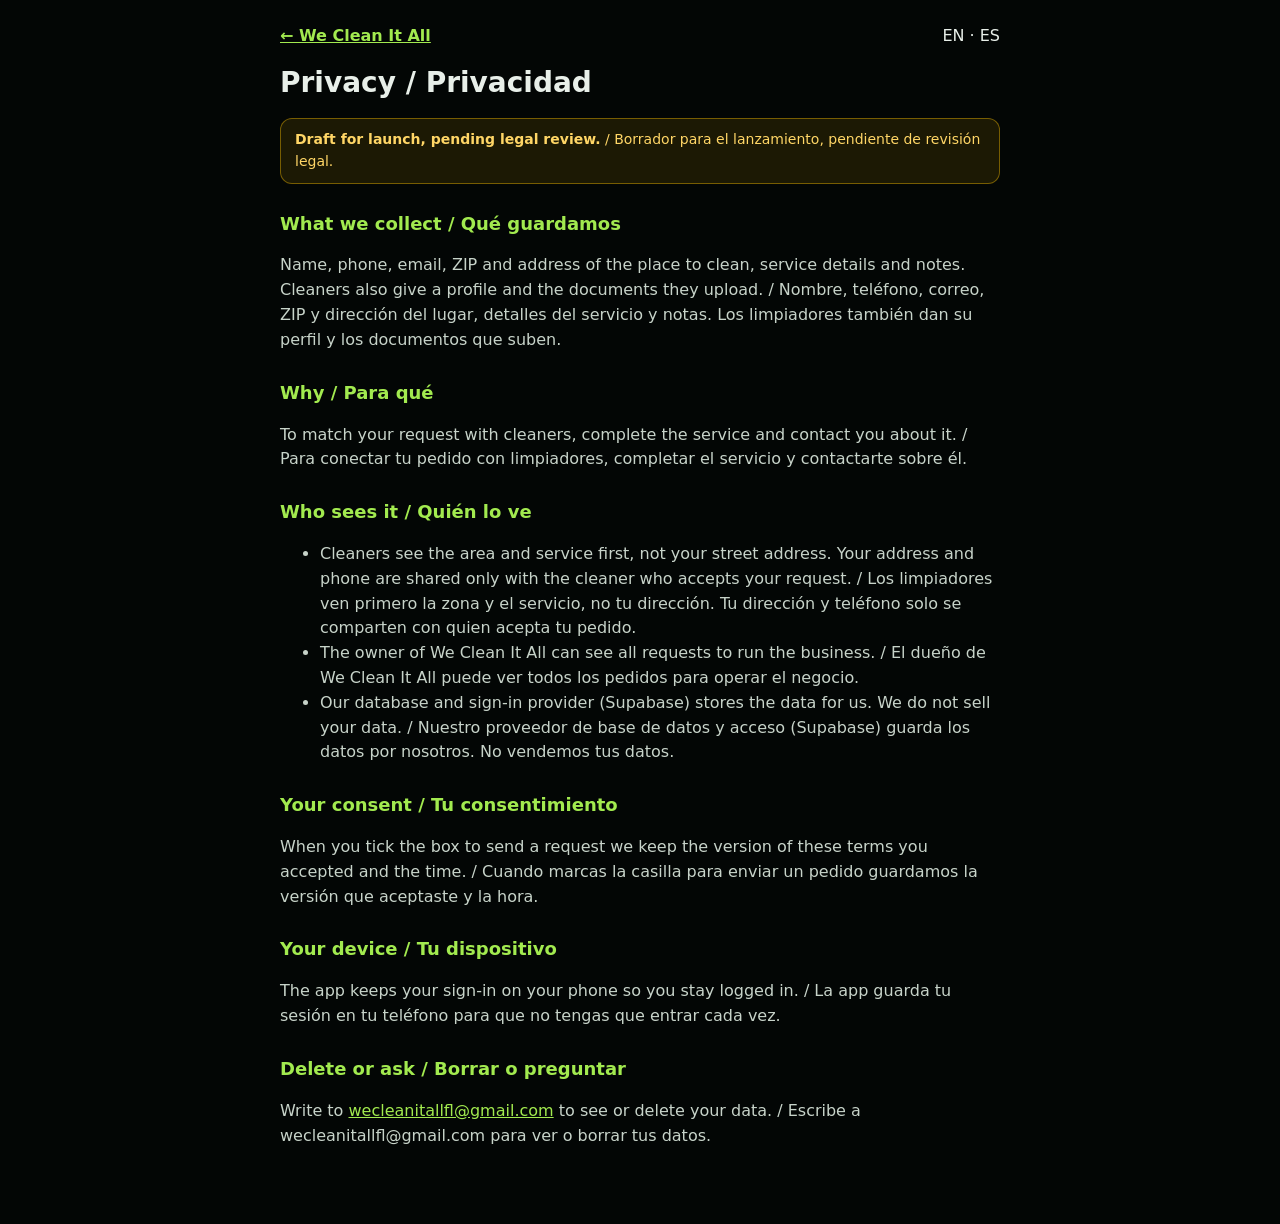
<file: privacy/index.html>
<!doctype html><html lang="en"><head><meta charset="utf-8"><meta name="viewport" content="width=device-width,initial-scale=1"><meta name="robots" content="noindex, nofollow">
<title>Privacy | We Clean It All</title><link rel="icon" href="/media/icon-32.png">
<style>body{margin:0;background:#030605;color:#e8efe9;font:16px/1.55 system-ui,-apple-system,Segoe UI,Roboto,sans-serif}main{max-width:720px;margin:0 auto;padding:24px 18px 60px}
h1{font-size:28px;margin:8px 0 4px}h2{font-size:18px;margin:26px 0 6px;color:#a2ea4f}p,li{color:#c7d3c9}a{color:#a2ea4f}.draft{background:rgba(255,196,0,.1);border:1px solid rgba(255,196,0,.4);border-radius:12px;padding:10px 14px;color:#ffd666;font-size:14px}
.top{display:flex;justify-content:space-between;align-items:center;margin-bottom:12px}.top a{font-weight:700}</style></head><body><main>
<div class="top"><a href="/">&larr; We Clean It All</a><span>EN &middot; ES</span></div>
<h1>Privacy / Privacidad</h1>
<p class="draft"><b>Draft for launch, pending legal review.</b> / Borrador para el lanzamiento, pendiente de revisión legal.</p>
<h2>What we collect / Qué guardamos</h2>
<p>Name, phone, email, ZIP and address of the place to clean, service details and notes. Cleaners also give a profile and the documents they upload. / Nombre, teléfono, correo, ZIP y dirección del lugar, detalles del servicio y notas. Los limpiadores también dan su perfil y los documentos que suben.</p>
<h2>Why / Para qué</h2>
<p>To match your request with cleaners, complete the service and contact you about it. / Para conectar tu pedido con limpiadores, completar el servicio y contactarte sobre él.</p>
<h2>Who sees it / Quién lo ve</h2>
<ul><li>Cleaners see the area and service first, not your street address. Your address and phone are shared only with the cleaner who accepts your request. / Los limpiadores ven primero la zona y el servicio, no tu dirección. Tu dirección y teléfono solo se comparten con quien acepta tu pedido.</li>
<li>The owner of We Clean It All can see all requests to run the business. / El dueño de We Clean It All puede ver todos los pedidos para operar el negocio.</li>
<li>Our database and sign-in provider (Supabase) stores the data for us. We do not sell your data. / Nuestro proveedor de base de datos y acceso (Supabase) guarda los datos por nosotros. No vendemos tus datos.</li></ul>
<h2>Your consent / Tu consentimiento</h2>
<p>When you tick the box to send a request we keep the version of these terms you accepted and the time. / Cuando marcas la casilla para enviar un pedido guardamos la versión que aceptaste y la hora.</p>
<h2>Your device / Tu dispositivo</h2>
<p>The app keeps your sign-in on your phone so you stay logged in. / La app guarda tu sesión en tu teléfono para que no tengas que entrar cada vez.</p>
<h2>Delete or ask / Borrar o preguntar</h2>
<p>Write to <a href="mailto:wecleanitallfl@gmail.com">wecleanitallfl@gmail.com</a> to see or delete your data. / Escribe a wecleanitallfl@gmail.com para ver o borrar tus datos.</p></main></body></html>
</file>
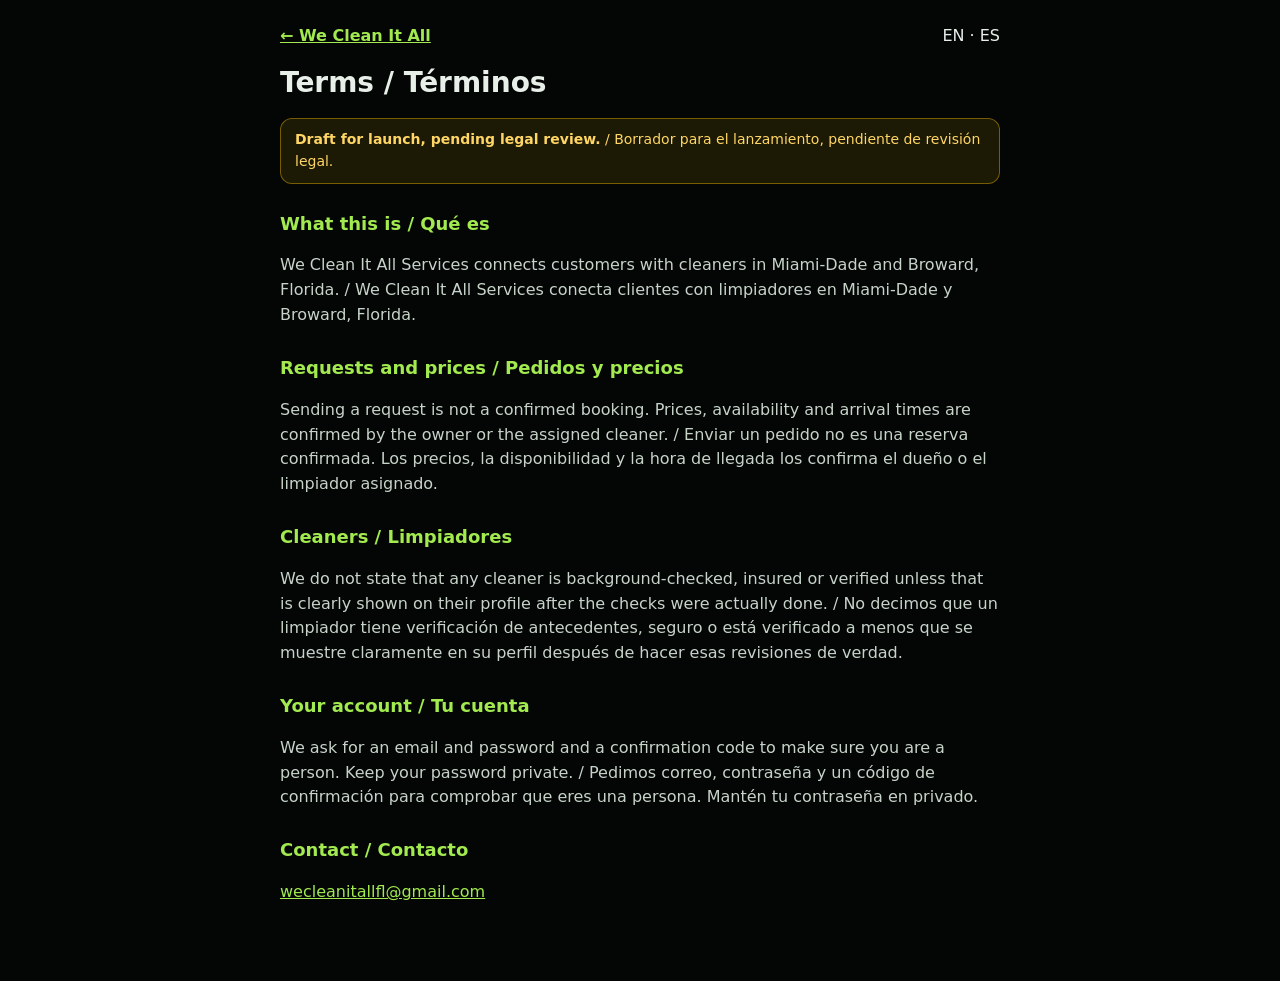
<file: terms/index.html>
<!doctype html><html lang="en"><head><meta charset="utf-8"><meta name="viewport" content="width=device-width,initial-scale=1"><meta name="robots" content="noindex, nofollow">
<title>Terms | We Clean It All</title><link rel="icon" href="/media/icon-32.png">
<style>body{margin:0;background:#030605;color:#e8efe9;font:16px/1.55 system-ui,-apple-system,Segoe UI,Roboto,sans-serif}main{max-width:720px;margin:0 auto;padding:24px 18px 60px}
h1{font-size:28px;margin:8px 0 4px}h2{font-size:18px;margin:26px 0 6px;color:#a2ea4f}p,li{color:#c7d3c9}a{color:#a2ea4f}.draft{background:rgba(255,196,0,.1);border:1px solid rgba(255,196,0,.4);border-radius:12px;padding:10px 14px;color:#ffd666;font-size:14px}
.top{display:flex;justify-content:space-between;align-items:center;margin-bottom:12px}.top a{font-weight:700}</style></head><body><main>
<div class="top"><a href="/">&larr; We Clean It All</a><span>EN &middot; ES</span></div>
<h1>Terms / Términos</h1>
<p class="draft"><b>Draft for launch, pending legal review.</b> / Borrador para el lanzamiento, pendiente de revisión legal.</p>
<h2>What this is / Qué es</h2>
<p>We Clean It All Services connects customers with cleaners in Miami-Dade and Broward, Florida. / We Clean It All Services conecta clientes con limpiadores en Miami-Dade y Broward, Florida.</p>
<h2>Requests and prices / Pedidos y precios</h2>
<p>Sending a request is not a confirmed booking. Prices, availability and arrival times are confirmed by the owner or the assigned cleaner. / Enviar un pedido no es una reserva confirmada. Los precios, la disponibilidad y la hora de llegada los confirma el dueño o el limpiador asignado.</p>
<h2>Cleaners / Limpiadores</h2>
<p>We do not state that any cleaner is background-checked, insured or verified unless that is clearly shown on their profile after the checks were actually done. / No decimos que un limpiador tiene verificación de antecedentes, seguro o está verificado a menos que se muestre claramente en su perfil después de hacer esas revisiones de verdad.</p>
<h2>Your account / Tu cuenta</h2>
<p>We ask for an email and password and a confirmation code to make sure you are a person. Keep your password private. / Pedimos correo, contraseña y un código de confirmación para comprobar que eres una persona. Mantén tu contraseña en privado.</p>
<h2>Contact / Contacto</h2>
<p><a href="mailto:wecleanitallfl@gmail.com">wecleanitallfl@gmail.com</a></p></main></body></html>
</file>
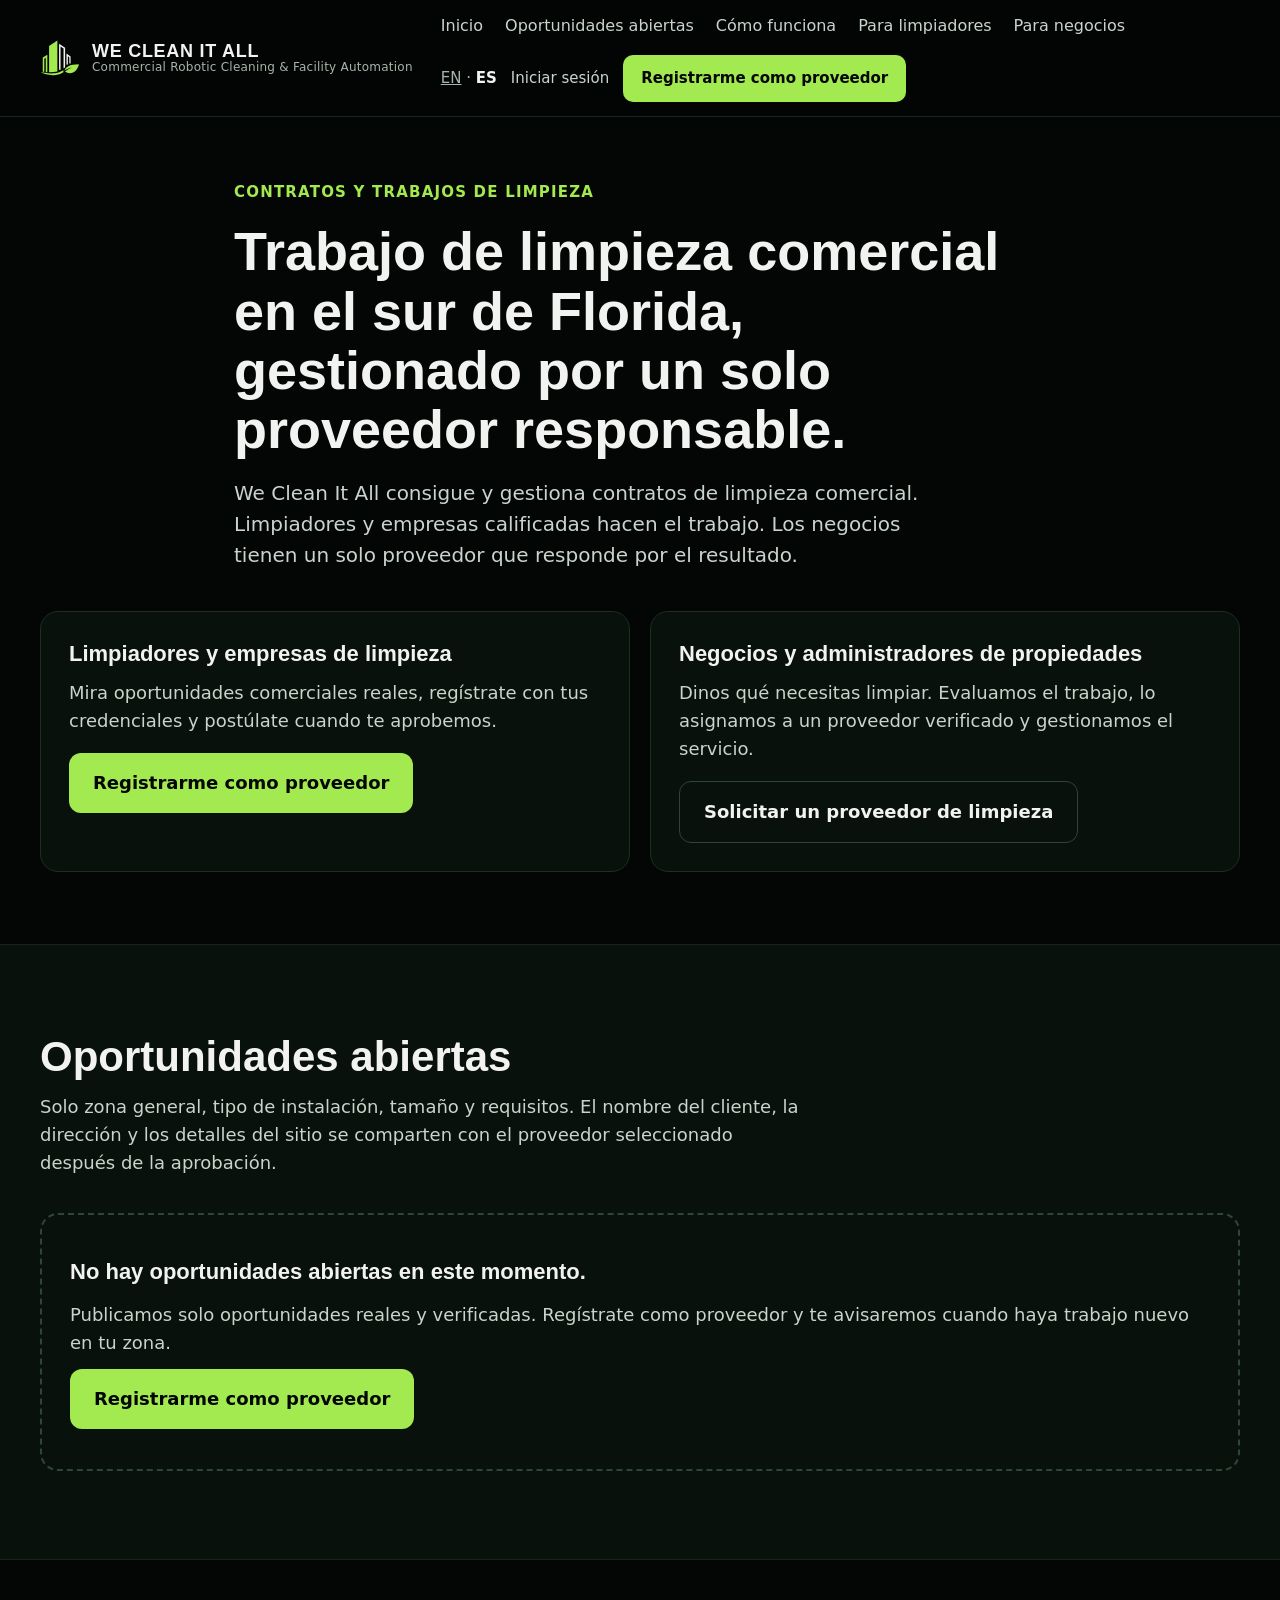
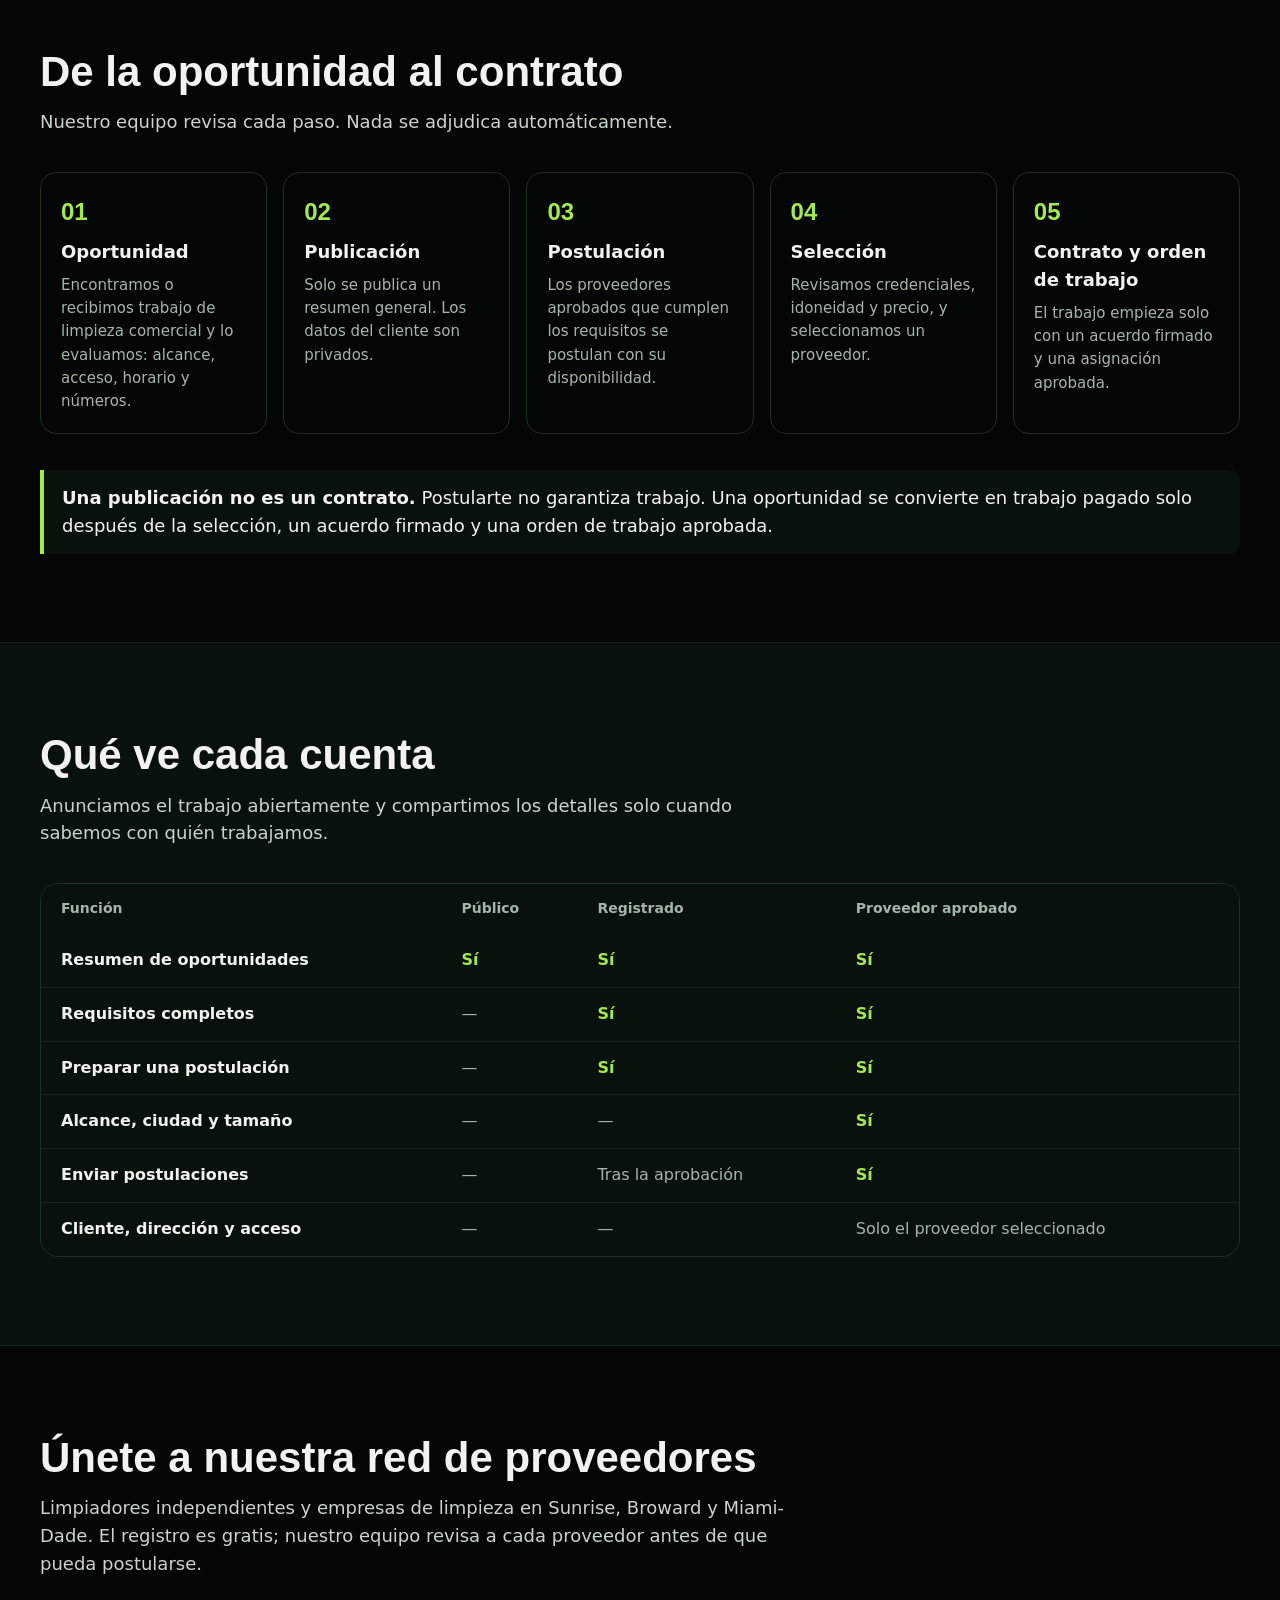
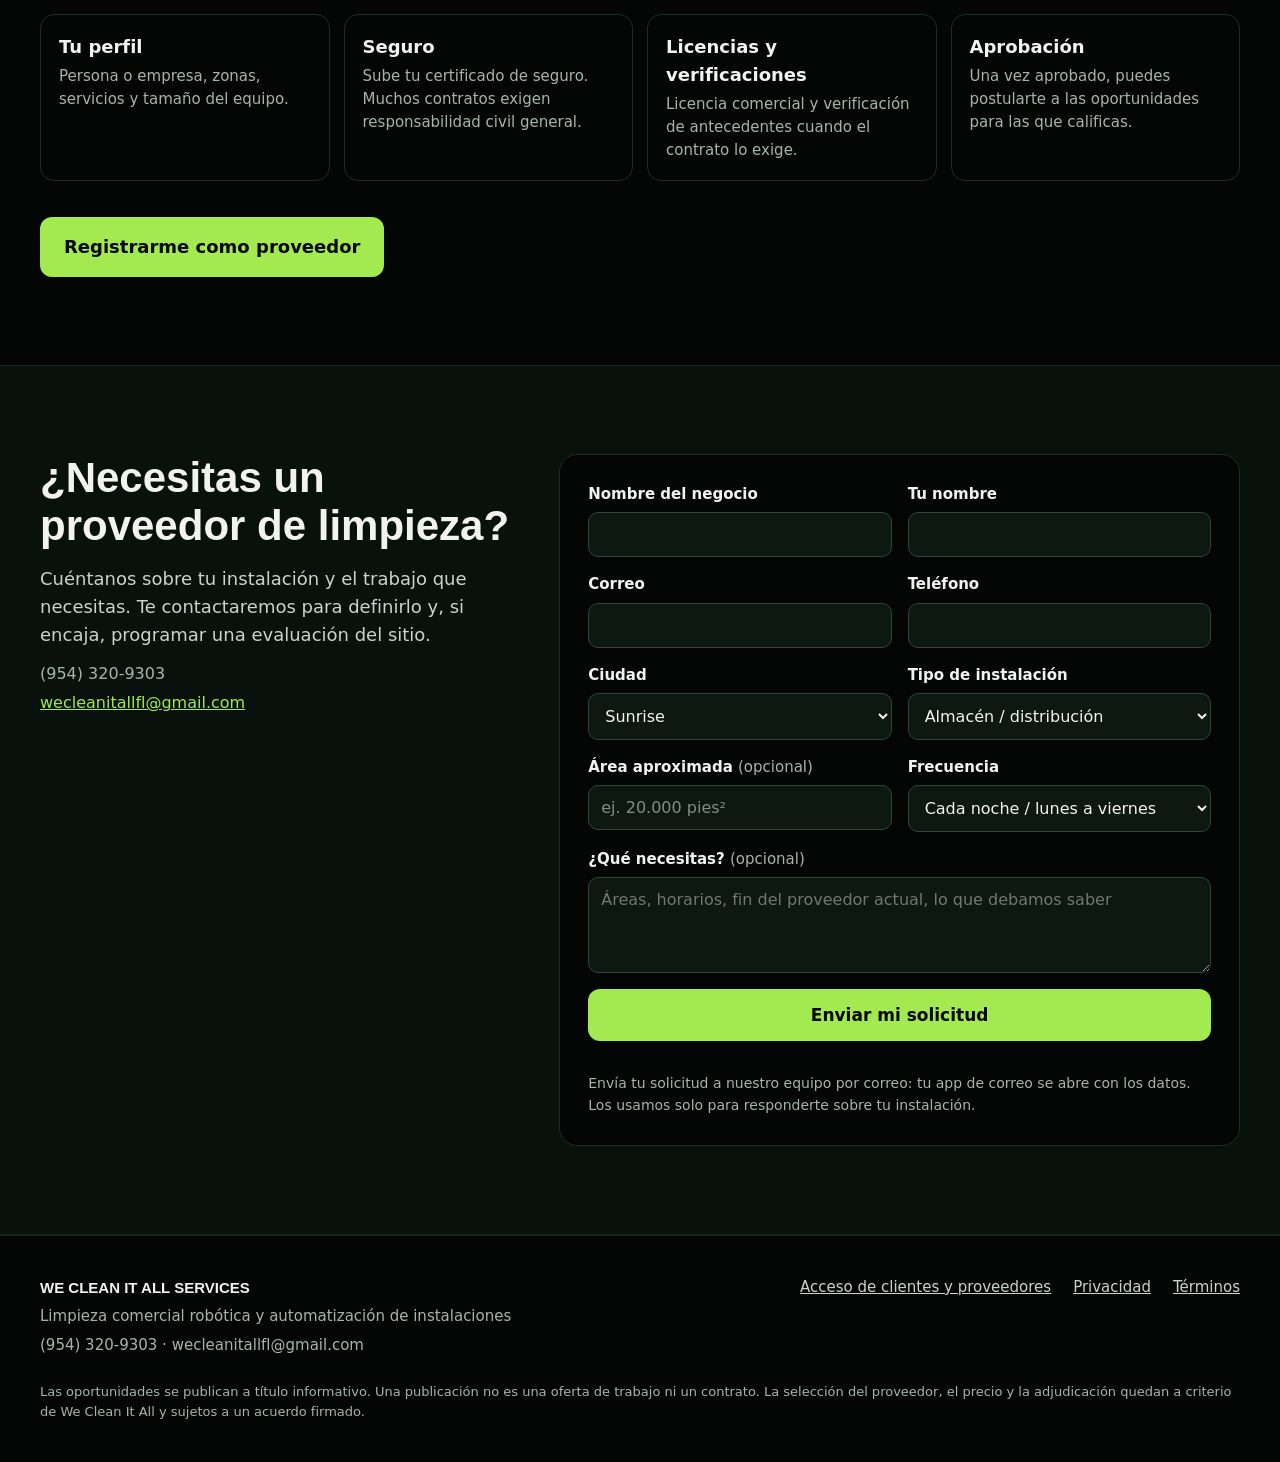
<file: es/contracts/index.html>
<!doctype html>
<html lang="es" class="no-js">
<head>
<meta charset="utf-8">
<meta name="viewport" content="width=device-width,initial-scale=1,viewport-fit=cover">
<meta http-equiv="Content-Security-Policy" content="default-src 'self'; script-src 'self'; style-src 'self' https://fonts.googleapis.com; font-src https://fonts.gstatic.com; img-src 'self' data:; connect-src 'self' https://elzpvlpeypkcsvywwebl.supabase.co; frame-src 'none'; object-src 'none'; base-uri 'self'; form-action 'self'; upgrade-insecure-requests">
<meta name="referrer" content="strict-origin-when-cross-origin">
<meta name="robots" content="noindex, nofollow">
<title>Contratos y trabajos de limpieza | We Clean It All</title>
<meta name="description" content="Oportunidades de limpieza comercial en Sunrise, Broward y Miami-Dade. Limpiadores y empresas de limpieza se registran y se postulan; los negocios solicitan un proveedor. Llama al 954-320-9303.">
<link rel="canonical" href="https://www.wecleanitallfl.com/es/contracts/">
<link rel="alternate" hreflang="en" href="https://www.wecleanitallfl.com/contracts/">
<link rel="alternate" hreflang="es" href="https://www.wecleanitallfl.com/es/contracts/">
<link rel="alternate" hreflang="x-default" href="https://www.wecleanitallfl.com/contracts/">
<meta name="theme-color" content="#030605">
<link rel="icon" type="image/png" sizes="32x32" href="/media/icon-32.png">
<link rel="icon" type="image/svg+xml" href="/media/mark.svg">
<link rel="apple-touch-icon" href="/media/icon-180.png">
<link rel="preconnect" href="https://fonts.googleapis.com">
<link rel="preconnect" href="https://fonts.gstatic.com" crossorigin>
<link rel="stylesheet" href="https://fonts.googleapis.com/css2?family=Montserrat:wght@600;700;800&amp;family=Source+Sans+3:wght@400;600&amp;display=swap">
<link rel="stylesheet" href="/home/home.css?v=1">
<link rel="stylesheet" href="/home/contracts.css?v=1">
<script src="/home/route.js?v=1"></script>
</head>
<body>
<a class="skip" href="#main">Ir al contenido</a>
<header class="site-head">
<div class="wrap head-row">
<a class="brand" href="/es/#top">
<img src="/media/mark.svg" alt="" width="40" height="36">
<span class="brand-text"><span class="brand-name">WE CLEAN IT ALL</span><span class="brand-line"><span class="brand-line-long">Commercial Robotic Cleaning &amp; Facility Automation</span><span class="brand-line-short">Commercial Robotic Cleaning</span></span></span>
</a>
<span class="lang phone-only" aria-label="Idioma"><a href="/contracts/" hreflang="en" lang="en">EN</a>&#160;·&#160;<strong>ES</strong></span>
<button class="menu-btn" type="button" aria-controls="menu" aria-expanded="false" aria-label="Abrir menú"><svg aria-hidden="true" width="22" height="22" viewBox="0 0 24 24" fill="none" stroke="#f2f3f1" stroke-width="2" stroke-linecap="round" stroke-linejoin="round"><path d="M4 7h16M4 12h16M4 17h16"></path></svg></button>
<div class="menu-panel" id="menu">
<nav class="main-nav" aria-label="Principal">
<a href="/es/">Inicio</a>
<a href="#jobs">Oportunidades abiertas</a>
<a href="#process">Cómo funciona</a>
<a href="#providers">Para limpiadores</a>
<a href="#request">Para negocios</a>
</nav>
<div class="head-actions">
<span class="lang desk-only" aria-label="Idioma"><a href="/contracts/" hreflang="en" lang="en">EN</a> · <strong>ES</strong></span>
<a class="login" href="/app/">Iniciar sesión</a>
<a class="btn btn-lime" href="/app/?join=provider">Registrarme como proveedor</a>
</div>
</div>
</div>
</header>

<main id="main">
<section class="wrap jobs-hero">
<span class="eyebrow">Contratos y trabajos de limpieza</span>
<h1>Trabajo de limpieza comercial en el sur de Florida, gestionado por un solo proveedor responsable.</h1>
<p class="hero-lead">We Clean It All consigue y gestiona contratos de limpieza comercial. Limpiadores y empresas calificadas hacen el trabajo. Los negocios tienen un solo proveedor que responde por el resultado.</p>
</section>

<div class="wrap audiences">
<div class="audience">
<strong>Limpiadores y empresas de limpieza</strong>
<p class="soft">Mira oportunidades comerciales reales, regístrate con tus credenciales y postúlate cuando te aprobemos.</p>
<a class="btn btn-lime" href="/app/?join=provider">Registrarme como proveedor</a>
</div>
<div class="audience">
<strong>Negocios y administradores de propiedades</strong>
<p class="soft">Dinos qué necesitas limpiar. Evaluamos el trabajo, lo asignamos a un proveedor verificado y gestionamos el servicio.</p>
<a class="btn btn-ghost" href="#request">Solicitar un proveedor de limpieza</a>
</div>
</div>

<section id="jobs" class="band">
<div class="wrap sec">
<div class="board-head">
<div class="sec-intro">
<h2 class="h2">Oportunidades abiertas</h2>
<p class="soft">Solo zona general, tipo de instalación, tamaño y requisitos. El nombre del cliente, la dirección y los detalles del sitio se comparten con el proveedor seleccionado después de la aprobación.</p>
</div>
<div class="filters" id="filters" hidden>
<label class="sr"><span hidden>Tipo de instalación</span><select id="f-type" aria-label="Tipo de instalación"></select></label>
<label class="sr"><span hidden>Estado</span><select id="f-status" aria-label="Estado"></select></label>
</div>
</div>
<div id="board" aria-live="polite"><p class="note">Cargando oportunidades…</p></div>
<noscript><p class="note">Activa JavaScript para ver las oportunidades, o llama al (954) 320-9303.</p></noscript>
</div>
</section>

<section id="process" class="wrap sec">
<div class="sec-intro">
<h2 class="h2">De la oportunidad al contrato</h2>
<p class="soft">Nuestro equipo revisa cada paso. Nada se adjudica automáticamente.</p>
</div>
<ol class="pipeline">
<li><b aria-hidden="true">01</b><strong>Oportunidad</strong><span>Encontramos o recibimos trabajo de limpieza comercial y lo evaluamos: alcance, acceso, horario y números.</span></li>
<li><b aria-hidden="true">02</b><strong>Publicación</strong><span>Solo se publica un resumen general. Los datos del cliente son privados.</span></li>
<li><b aria-hidden="true">03</b><strong>Postulación</strong><span>Los proveedores aprobados que cumplen los requisitos se postulan con su disponibilidad.</span></li>
<li><b aria-hidden="true">04</b><strong>Selección</strong><span>Revisamos credenciales, idoneidad y precio, y seleccionamos un proveedor.</span></li>
<li><b aria-hidden="true">05</b><strong>Contrato y orden de trabajo</strong><span>El trabajo empieza solo con un acuerdo firmado y una asignación aprobada.</span></li>
</ol>
<p class="not-contract"><b>Una publicación no es un contrato.</b> Postularte no garantiza trabajo. Una oportunidad se convierte en trabajo pagado solo después de la selección, un acuerdo firmado y una orden de trabajo aprobada.</p>
</section>

<section class="band">
<div class="wrap sec">
<div class="sec-intro">
<h2 class="h2">Qué ve cada cuenta</h2>
<p class="soft">Anunciamos el trabajo abiertamente y compartimos los detalles solo cuando sabemos con quién trabajamos.</p>
</div>
<div class="access">
<table>
<thead><tr><th scope="col">Función</th><th scope="col">Público</th><th scope="col">Registrado</th><th scope="col">Proveedor aprobado</th></tr></thead>
<tbody>
<tr><th scope="row">Resumen de oportunidades</th><td data-l="Público" class="yes">Sí</td><td data-l="Registrado" class="yes">Sí</td><td data-l="Aprobado" class="yes">Sí</td></tr>
<tr><th scope="row">Requisitos completos</th><td data-l="Público" class="no">—</td><td data-l="Registrado" class="yes">Sí</td><td data-l="Aprobado" class="yes">Sí</td></tr>
<tr><th scope="row">Preparar una postulación</th><td data-l="Público" class="no">—</td><td data-l="Registrado" class="yes">Sí</td><td data-l="Aprobado" class="yes">Sí</td></tr>
<tr><th scope="row">Alcance, ciudad y tamaño</th><td data-l="Público" class="no">—</td><td data-l="Registrado" class="no">—</td><td data-l="Aprobado" class="yes">Sí</td></tr>
<tr><th scope="row">Enviar postulaciones</th><td data-l="Público" class="no">—</td><td data-l="Registrado" class="no">Tras la aprobación</td><td data-l="Aprobado" class="yes">Sí</td></tr>
<tr><th scope="row">Cliente, dirección y acceso</th><td data-l="Público" class="no">—</td><td data-l="Registrado" class="no">—</td><td data-l="Aprobado" class="no">Solo el proveedor seleccionado</td></tr>
</tbody>
</table>
</div>
</div>
</section>

<section id="providers" class="wrap sec">
<div class="sec-intro">
<h2 class="h2">Únete a nuestra red de proveedores</h2>
<p class="soft">Limpiadores independientes y empresas de limpieza en Sunrise, Broward y Miami-Dade. El registro es gratis; nuestro equipo revisa a cada proveedor antes de que pueda postularse.</p>
</div>
<ul class="needs">
<li><strong>Tu perfil</strong><span>Persona o empresa, zonas, servicios y tamaño del equipo.</span></li>
<li><strong>Seguro</strong><span>Sube tu certificado de seguro. Muchos contratos exigen responsabilidad civil general.</span></li>
<li><strong>Licencias y verificaciones</strong><span>Licencia comercial y verificación de antecedentes cuando el contrato lo exige.</span></li>
<li><strong>Aprobación</strong><span>Una vez aprobado, puedes postularte a las oportunidades para las que calificas.</span></li>
</ul>
<a class="btn btn-lime needs-cta" href="/app/?join=provider">Registrarme como proveedor</a>
</section>

<section id="request" class="band">
<div class="wrap assess">
<div class="assess-intro">
<h2 class="h2">¿Necesitas un proveedor de limpieza?</h2>
<p class="soft">Cuéntanos sobre tu instalación y el trabajo que necesitas. Te contactaremos para definirlo y, si encaja, programar una evaluación del sitio.</p>
</div>
<div class="assess-contact">
<a href="tel:+19543209303">(954) 320-9303</a>
<a href="mailto:wecleanitallfl@gmail.com">wecleanitallfl@gmail.com</a>
</div>
<form id="request-form" class="form" novalidate>
<label>Nombre del negocio<input name="business" type="text" data-label="Negocio" autocomplete="organization" maxlength="120" required></label>
<label>Tu nombre<input name="name" type="text" data-label="Nombre" autocomplete="name" maxlength="80" required></label>
<label>Correo<input name="email" type="email" data-label="Correo" autocomplete="email" maxlength="120"></label>
<label>Teléfono<input name="phone" type="tel" data-label="Teléfono" autocomplete="tel" maxlength="20"></label>
<label>Ciudad<select name="city" data-label="Ciudad"><option>Sunrise</option><option>Plantation</option><option>Weston</option><option>Davie</option><option>Fort Lauderdale</option><option>Otra ciudad de Broward</option><option>Doral</option><option>Brickell</option><option>Otra ciudad de Miami-Dade</option></select></label>
<label>Tipo de instalación<select name="facility" data-label="Instalación"><option>Almacén / distribución</option><option>Oficinas / flex</option><option>Gimnasio</option><option>Showroom / comercio</option><option>Supermercado</option><option>Instalación pública</option><option>Otra</option></select></label>
<label><span class="lab">Área aproximada <span class="opt">(opcional)</span></span><input name="area" data-label="Área aproximada" type="text" maxlength="30" placeholder="ej. 20.000 pies²"></label>
<label>Frecuencia<select name="frequency" data-label="Frecuencia"><option>Cada noche / lunes a viernes</option><option>Algunas veces por semana</option><option>Semanal</option><option>Una sola vez</option><option>Aún no sé</option></select></label>
<label class="wide"><span class="lab">¿Qué necesitas? <span class="opt">(opcional)</span></span><textarea name="notes" data-label="Detalles" maxlength="800" placeholder="Áreas, horarios, fin del proveedor actual, lo que debamos saber"></textarea></label>
<label class="hp" aria-hidden="true">Deja este campo vacío<input name="website" type="text" tabindex="-1" autocomplete="off"></label>
<button class="btn btn-lime" type="submit">Enviar mi solicitud</button>
<p class="form-msg" role="status" aria-live="polite"></p>
<p class="form-note">Envía tu solicitud a nuestro equipo por correo: tu app de correo se abre con los datos. Los usamos solo para responderte sobre tu instalación.</p>
</form>
<a class="btn btn-ghost assess-call phone-only" href="tel:+19543209303">Llamar al (954) 320-9303</a>
</div>
</section>
</main>

<footer class="site-foot">
<div class="wrap foot">
<div class="foot-id">
<strong>WE CLEAN IT ALL SERVICES</strong>
<span>Limpieza comercial robótica y automatización de instalaciones</span>
<span><a href="tel:+19543209303">(954) 320-9303</a> · <a href="mailto:wecleanitallfl@gmail.com">wecleanitallfl@gmail.com</a></span>
</div>
<div class="foot-links">
<a href="/app/">Acceso de clientes y proveedores</a>
<a href="/privacy/">Privacidad</a>
<a href="/terms/">Términos</a>
</div>
<p class="foot-legal">Las oportunidades se publican a título informativo. Una publicación no es una oferta de trabajo ni un contrato. La selección del proveedor, el precio y la adjudicación quedan a criterio de We Clean It All y sujetos a un acuerdo firmado.</p>
</div>
</footer>
<script src="/app/config.js?v=1"></script>
<script src="/app/time.js?v=1"></script>
<script src="/home/site.js?v=1"></script>
<script src="/home/contracts.js?v=1"></script>
</body>
</html>
</file>
<file: home/home.css>
/* WE CLEAN IT ALL — commercial homepage (/ and /es/).
   Built from the frozen v1 baseline: desktop artboard is the master, phone (≤720px) is a faithful adaptation.
   Colors: void #030605 · panel #08110b · lime #a2ea4f · text #f2f3f1 · muted #a6b5aa · soft #c9d4cc */
:root {
  --void: #030605; --panel: #08110b; --field: #0d1810; --lime: #a2ea4f; --lime-hi: #dcffad; --lime-lo: #5fae25;
  --text: #f2f3f1; --soft: #c9d4cc; --muted: #a6b5aa; --line: #16241a; --edge: #1d2e22; --ring: #2f4535;
  --head: Montserrat, sans-serif;
}
* { box-sizing: border-box; }
html { scroll-behavior: smooth; scroll-padding-top: 84px; }
body { margin: 0; background: var(--void); color: var(--text); font-family: "Source Sans 3", system-ui, sans-serif; font-size: 18px; line-height: 1.55; -webkit-text-size-adjust: 100%; }
a { color: var(--lime); }
a:hover { color: var(--lime-hi); }
a:focus-visible, button:focus-visible, input:focus-visible, select:focus-visible { outline: 3px solid var(--lime); outline-offset: 2px; }
img { max-width: 100%; }
h1, h2 { margin: 0; font-family: var(--head); font-weight: 800; }
p { margin: 0; }
.wrap { max-width: 1248px; margin: 0 auto; padding-left: 24px; padding-right: 24px; }
.eyebrow { color: var(--lime); font-weight: 600; font-size: 15px; letter-spacing: 0.08em; text-transform: uppercase; }
.h2 { font-size: clamp(28px, 3.4vw, 42px); line-height: 1.15; }
.soft { color: var(--soft); }
.note { color: var(--muted); font-size: 15px; }
.band { background: var(--panel); border-top: 1px solid var(--line); border-bottom: 1px solid var(--line); }
.phone-only { display: none !important; }
.skip { position: absolute; left: -9999px; top: 8px; background: var(--lime); color: var(--void); padding: 10px 14px; border-radius: 8px; font-weight: 700; z-index: 20; }
.skip:focus { left: 8px; }

/* buttons */
.btn { display: inline-flex; align-items: center; justify-content: center; min-height: 44px; padding: 16px 24px; border-radius: 12px; font-weight: 700; text-decoration: none; font-family: inherit; font-size: inherit; cursor: pointer; }
.btn-lime { background: var(--lime); color: var(--void); border: 0; }
.btn-lime:hover { background: var(--lime-hi); color: var(--void); }
.btn-ghost { border: 1px solid var(--ring); color: var(--text); font-weight: 600; background: transparent; }
.btn-ghost:hover { border-color: var(--lime); color: var(--text); }
.chip { padding: 10px 16px; border-radius: 999px; border: 1px solid var(--ring); }
.chip-on { background: var(--lime); color: var(--void); font-weight: 700; border-color: var(--lime); }
.pill { font-size: 13px; padding: 4px 10px; border-radius: 999px; border: 1px solid var(--ring); white-space: nowrap; }
.pill-on { background: var(--lime); color: var(--void); font-weight: 700; border-color: var(--lime); }

/* header */
.site-head { position: sticky; top: 0; z-index: 5; background: rgba(3,6,5,0.92); border-bottom: 1px solid var(--line); -webkit-backdrop-filter: blur(8px); backdrop-filter: blur(8px); }
.head-row { display: flex; flex-wrap: wrap; align-items: center; gap: 16px 28px; padding-top: 14px; padding-bottom: 14px; }
.brand { display: flex; align-items: center; gap: 12px; text-decoration: none; color: var(--text); min-width: 0; }
.brand img { width: 40px; height: 36px; flex: none; }
.brand-text { display: flex; flex-direction: column; line-height: 1.15; min-width: 0; }
.brand-name { font-family: var(--head); font-weight: 800; font-size: 18px; letter-spacing: 0.04em; white-space: nowrap; }
.brand-line { font-size: 12px; color: var(--muted); letter-spacing: 0.02em; }
.brand-line-short { display: none; }
.menu-panel { display: flex; flex-wrap: wrap; align-items: center; gap: 16px 28px; flex: 1 1 380px; }
.main-nav { display: flex; flex-wrap: wrap; gap: 6px 22px; flex: 1 1 380px; font-size: 16px; }
.main-nav a, .login { color: var(--soft); text-decoration: none; }
.main-nav a:hover, .login:hover { color: var(--text); }
.head-actions { display: flex; align-items: center; gap: 14px; font-size: 15px; }
.head-actions .btn { padding: 12px 18px; border-radius: 10px; }
.lang { color: var(--muted); font-size: 15px; white-space: nowrap; }
.lang strong { color: var(--text); }
.lang a { color: var(--muted); }
.menu-btn { width: 44px; height: 44px; background: transparent; border: 1px solid var(--ring); border-radius: 10px; display: none; align-items: center; justify-content: center; cursor: pointer; flex: none; }

/* hero */
.hero { display: flex; flex-wrap: wrap; gap: 48px; align-items: center; padding-top: 72px; padding-bottom: 56px; }
.hero-copy { flex: 1 1 480px; min-width: 0; display: flex; flex-direction: column; gap: 22px; }
.hero h1 { font-size: clamp(36px, 5vw, 60px); line-height: 1.08; }
.hero-lead { color: var(--soft); font-size: 20px; max-width: 560px; }
.hero-ctas { display: flex; flex-wrap: wrap; gap: 14px; margin-top: 6px; }
.hero-note { max-width: 560px; }
.hero-media { flex: 1 1 440px; min-width: 0; position: relative; }
.hero-media img { width: 100%; height: 440px; object-fit: cover; border-radius: 20px; display: block; }
.sched { position: absolute; left: 20px; right: 20px; bottom: 20px; background: rgba(3,6,5,0.9); border: 1px solid #22362a; border-radius: 16px; padding: 18px 20px; display: flex; flex-direction: column; gap: 10px; }
.sched-top { display: flex; justify-content: space-between; gap: 12px; font-size: 14px; color: var(--muted); }
.sched-top b { font-weight: 600; color: var(--text); }
.sched dl { margin: 0; display: grid; grid-template-columns: 64px minmax(0, 1fr); gap: 6px 12px; font-size: 15px; }
.sched dt { font-family: var(--head); font-weight: 700; color: var(--lime); }
.sched dd { margin: 0; }

/* highlights */
.highlights { display: grid; grid-template-columns: repeat(auto-fit, minmax(220px, 1fr)); gap: 20px; padding-top: 28px; padding-bottom: 28px; }
.hl { display: flex; gap: 12px; align-items: flex-start; }
.hl svg { flex: none; }
.hl span { display: block; color: var(--muted); font-size: 16px; }

/* sections */
.sec { padding-top: 88px; padding-bottom: 88px; display: flex; flex-direction: column; gap: 36px; }
.sec-intro { display: flex; flex-direction: column; gap: 12px; max-width: 760px; }
.mission { font-family: var(--head); font-weight: 700; font-size: 18px; }
.mission b, .accountable b { color: var(--lime); font-weight: 700; }
.cards3 { display: grid; grid-template-columns: repeat(auto-fit, minmax(300px, 1fr)); gap: 20px; }
.card { background: var(--panel); border: 1px solid var(--edge); border-radius: 18px; padding: 28px; display: flex; flex-direction: column; gap: 12px; }
.card strong { font-size: 21px; line-height: 1.3; }
.card span, .step span, .ind span { color: var(--muted); font-size: 16px; }

/* fleet roadmap */
.fleet { border: 1px solid var(--edge); border-radius: 18px; overflow: hidden; }
.fleet-head { padding: 20px 24px; background: var(--panel); display: flex; flex-wrap: wrap; justify-content: space-between; gap: 8px; align-items: baseline; }
.fleet-head strong { font-family: var(--head); font-size: 20px; }
.fleet-head span { color: var(--muted); font-size: 14px; }
.fleet table { width: 100%; border-collapse: collapse; font-size: 16px; }
.fleet th { text-align: left; color: var(--muted); font-size: 14px; padding: 12px 24px; font-weight: 600; border-bottom: 1px solid var(--edge); }
.fleet td { padding: 14px 24px; border-bottom: 1px solid var(--line); }
.fleet tr:last-child td { border-bottom: 0; }
.fleet td:first-child { font-weight: 600; }
.fleet td:nth-child(2) { color: var(--soft); }

/* split sections */
.split { display: flex; flex-wrap: wrap; gap: 48px; align-items: center; padding-top: 88px; padding-bottom: 88px; }
.split > div { flex: 1 1 420px; min-width: 0; }
.split-copy { display: flex; flex-direction: column; gap: 18px; }
.split-copy ul { margin: 0; padding-left: 22px; display: flex; flex-direction: column; gap: 8px; color: #e1e8e3; }
.photo-slot { height: 380px; border: 2px dashed var(--ring); border-radius: 20px; display: flex; flex-direction: column; align-items: center; justify-content: center; gap: 10px; color: var(--muted); text-align: center; padding: 24px; }
.photo-slot strong { color: var(--text); }
.photo-slot span { font-size: 15px; }

/* how it works + industries */
.steps { display: grid; grid-template-columns: repeat(auto-fit, minmax(240px, 1fr)); gap: 20px; margin: 0; padding: 0; list-style: none; }
.step { background: var(--void); border: 1px solid var(--edge); border-radius: 16px; padding: 24px; display: flex; flex-direction: column; gap: 10px; }
.step b { font-family: var(--head); font-weight: 800; font-size: 28px; color: var(--lime); }
.step strong { font-size: 20px; }
.inds { display: grid; grid-template-columns: repeat(auto-fit, minmax(260px, 1fr)); gap: 16px; }
.ind { border: 1px solid var(--edge); border-radius: 14px; padding: 22px; display: flex; flex-direction: column; gap: 6px; }
.ind strong { font-size: 19px; }

/* contracts */
.contracts { display: flex; flex-wrap: wrap; gap: 24px; padding-top: 88px; padding-bottom: 88px; }
.contract { flex: 1 1 460px; min-width: 0; background: var(--void); border: 1px solid var(--edge); border-radius: 18px; padding: 32px; display: flex; flex-direction: column; gap: 14px; }
.contract h2 { font-size: 28px; line-height: 1.2; }
.contract a { align-self: flex-start; font-weight: 700; }

/* area */
.area { display: flex; flex-wrap: wrap; gap: 40px; align-items: center; padding-top: 88px; padding-bottom: 88px; }
.area > div { flex: 1 1 420px; min-width: 0; display: flex; flex-direction: column; gap: 14px; }
.chips { flex: 1 1 420px; min-width: 0; display: flex; flex-wrap: wrap; align-content: flex-start; gap: 10px; margin: 0; padding: 0; list-style: none; }

/* fit */
.fit { padding-bottom: 88px; display: flex; flex-direction: column; gap: 28px; }
.fit-box { border: 1px solid var(--ring); border-radius: 20px; padding: 40px; display: flex; flex-direction: column; gap: 24px; }
.checks { display: grid; grid-template-columns: repeat(auto-fit, minmax(240px, 1fr)); gap: 18px; margin: 0; padding: 0; list-style: none; }
.checks li { display: flex; gap: 12px; align-items: flex-start; }
.checks svg { flex: none; }
.accountable { text-align: center; font-family: var(--head); font-weight: 700; font-size: 22px; }

/* assessment */
.assess { display: grid; grid-template-columns: minmax(0, 360fr) minmax(0, 520fr); grid-template-areas: "intro form" "contact form"; grid-template-rows: auto 1fr; gap: 14px 48px; align-content: start; padding-top: 88px; padding-bottom: 88px; }
.assess-intro { grid-area: intro; display: flex; flex-direction: column; gap: 14px; }
.assess-contact { grid-area: contact; color: var(--muted); font-size: 16px; display: flex; flex-direction: column; gap: 4px; align-self: start; }
.assess-contact a { color: var(--lime); }
.assess-contact a[href^="tel:"], .foot-id a { color: inherit; text-decoration: none; }
.assess-call { grid-area: call; }
.form { grid-area: form; display: grid; grid-template-columns: repeat(auto-fit, minmax(220px, 1fr)); gap: 16px; background: var(--void); border: 1px solid var(--edge); border-radius: 18px; padding: 28px; align-self: start; }
.form label { display: flex; flex-direction: column; gap: 6px; font-size: 15px; font-weight: 600; }
.form .wide { grid-column: 1 / -1; }
.form input, .form select { background: var(--field); border: 1px solid var(--ring); border-radius: 10px; color: var(--text); padding: 12px; font-size: 16px; min-height: 44px; font-family: inherit; width: 100%; }
.form input::placeholder { color: #7f8f84; }
.form input[aria-invalid="true"] { border-color: #ff8f6b; }
.form .opt { font-weight: 400; color: var(--muted); }
.form .lab { display: block; }
.form .hp { position: absolute; left: -9999px; width: 1px; height: 1px; overflow: hidden; }
.form button { grid-column: 1 / -1; font-size: 17px; padding: 16px; min-height: 48px; border-radius: 12px; }
.form-note { grid-column: 1 / -1; color: var(--muted); font-size: 14px; }
.form-msg { grid-column: 1 / -1; font-size: 15px; font-weight: 600; min-height: 0; }
.form-msg.bad { color: #ffb199; }
.form-msg.ok { color: var(--lime); }

/* footer */
.site-foot { border-top: 1px solid var(--line); }
.foot { display: flex; flex-wrap: wrap; gap: 24px 48px; color: var(--muted); font-size: 15px; padding-top: 40px; padding-bottom: 40px; }
.foot-id { flex: 1 1 320px; display: flex; flex-direction: column; gap: 6px; }
.foot-id strong { color: var(--text); font-family: var(--head); }
.foot-links { display: flex; flex-wrap: wrap; gap: 10px 22px; align-items: flex-start; }
.foot-links a { color: var(--soft); }
.foot-legal { flex: 1 1 100%; font-size: 13px; }

/* ───────── phone (frozen v1 phone artboard) ───────── */
@media (max-width: 720px) {
  html { scroll-padding-top: 72px; }
  body { font-size: 17px; }
  .wrap { padding-left: 18px; padding-right: 18px; }
  .split-copy ul { padding-left: 20px; font-size: 16px; }
  .hl span, .card span, .step span, .ind span { font-size: 15px; }
  .ind { gap: 4px; }
  .ind strong { font-size: 18px; }
  .phone-only { display: flex !important; }
  .desk-only { display: none !important; }

  .head-row { padding: 10px 16px; gap: 10px; flex-wrap: nowrap; }
  .brand { gap: 9px; flex: 1 1 auto; }
  .brand img { width: 34px; height: 31px; }
  .brand-name { font-size: 15px; }
  .brand-line { font-size: 10px; white-space: nowrap; }
  .brand-line-long { display: none; }
  .brand-line-short { display: inline; }
  .lang { font-size: 14px; min-height: 44px; display: inline-flex; align-items: center; }
  .menu-btn { display: inline-flex; }
  .menu-panel { position: absolute; top: 100%; left: 0; right: 0; flex-direction: column; align-items: stretch; gap: 4px; padding: 8px 18px 18px; background: var(--void); border-bottom: 1px solid var(--ring); box-shadow: 0 18px 40px rgba(0,0,0,0.6); }
  .js .menu-panel:not(.open) { display: none; }
  .main-nav { flex-direction: column; gap: 0; flex: none; font-size: 17px; }
  .main-nav a { min-height: 48px; display: flex; align-items: center; border-bottom: 1px solid var(--line); }
  .head-actions { flex-direction: column; align-items: stretch; gap: 10px; padding-top: 10px; }
  .head-actions .login { min-height: 44px; display: flex; align-items: center; font-size: 17px; }
  .head-actions .btn { padding: 14px; border-radius: 12px; }

  .hero { padding-top: 36px; padding-bottom: 32px; gap: 16px; flex-direction: column; align-items: stretch; }
  .hero-copy { gap: 16px; flex: none; }
  .hero .eyebrow { font-size: 13px; }
  .hero h1 { font-size: 34px; line-height: 1.1; }
  .hero-lead { font-size: 18px; }
  .hero-ctas { flex-direction: column; gap: 12px; margin-top: 0; }
  .hero-ctas .btn { padding: 16px; min-height: 48px; }
  .hero-note { font-size: 14px; }
  .hero-media { flex: none; margin-top: 6px; }
  .hero-media img { height: 300px; }
  .sched { left: 12px; right: 12px; bottom: 12px; padding: 14px 16px; gap: 8px; }
  .sched-top { font-size: 13px; }
  .sched dl { grid-template-columns: 52px minmax(0, 1fr); gap: 4px 10px; font-size: 14px; }

  .highlights { display: flex; flex-direction: column; gap: 18px; padding-top: 24px; padding-bottom: 24px; }
  .sec, .split, .contracts, .area { padding-top: 48px; padding-bottom: 48px; gap: 16px; }
  #robotics { padding-bottom: 0; }
  .h2 { font-size: 28px; }
  .sec-intro { gap: 12px; }
  .cards3 { grid-template-columns: 1fr; gap: 14px; }
  .card { padding: 22px; }
  .card strong { font-size: 19px; }
  .step strong { font-size: 19px; }

  .fleet-head { padding: 16px 18px; flex-direction: column; gap: 4px; }
  .fleet-head strong { font-size: 18px; }
  .fleet-head span { font-size: 13px; }
  .fleet thead { position: absolute; left: -9999px; }
  .fleet tr { display: grid; grid-template-columns: minmax(0, 1fr) auto; align-items: center; column-gap: 12px; padding: 14px 18px; border-top: 1px solid var(--line); }
  .fleet td { padding: 0; border: 0; }
  .fleet td:nth-child(2) { font-size: 14px; grid-column: 1; grid-row: 2; }
  .fleet td:nth-child(3) { grid-column: 2; grid-row: 1 / 3; }

  .split { flex-direction: column; align-items: stretch; }
  .split > div { flex: none; }
  .split-copy { gap: 16px; }
  .photo-slot { height: 240px; }
  .steps, .inds { grid-template-columns: 1fr; gap: 14px; }
  .step { padding: 20px; }
  .ind { padding: 18px; }
  .contract { padding: 24px 20px; }
  .contract h2 { font-size: 23px; }
  .area { flex-direction: column; align-items: stretch; gap: 16px; }
  .area > div, .chips { flex: none; }
  .chip { padding: 9px 15px; }
  .fit { padding-bottom: 48px; gap: 20px; }
  .fit-box { padding: 24px 20px; gap: 16px; }
  .fit-box .h2 { font-size: 26px; }
  .checks { grid-template-columns: 1fr; gap: 14px; }
  .accountable { font-size: 19px; }

  .assess { grid-template-columns: 1fr; grid-template-areas: "intro" "form" "contact" "call"; gap: 16px; padding-top: 48px; padding-bottom: 48px; }
  .assess-contact { font-size: 15px; }
  .assess-call { min-height: 48px; padding: 14px; }
  .form { grid-template-columns: 1fr; gap: 14px; padding: 20px; }
  .form button { min-height: 52px; }
  .form-note { font-size: 13px; }

  .foot { flex-direction: column; gap: 10px; font-size: 14px; padding-top: 32px; padding-bottom: 32px; }
  .foot-id { flex: none; }
  .foot-links { gap: 4px 18px; }
  .foot-links a { min-height: 44px; display: inline-flex; align-items: center; }
  .foot-legal { flex: none; font-size: 12px; }
}

@media (prefers-reduced-motion: reduce) { html { scroll-behavior: auto; } }
.noscript { padding-bottom: 24px; }
</file>
<file: app/app.css>
/* We Clean It All app — same night-and-lime identity as the main site, tuned for thumbs:
   big targets, few words, one clear action per card. */
:root{
  --void:#030605; --deep:#08110b; --card:#0c1610; --card-2:#101d15; --line:rgba(162,234,79,.16); --line-2:rgba(255,255,255,.08);
  --lime:#a2ea4f; --lime-hot:#dcffad; --lime-deep:#5fae25; --leaf:#0a1405;
  --text:#f2f3f1; --muted:#a6b5aa; --faint:#738679;
  --warn:#ffcf5a; --bad:#ff7a6b; --wa:#25d366; --info:#7cc4ff;
  --display:'Montserrat','Avenir Next','Segoe UI',Arial,sans-serif;
  --body:'Source Sans 3',system-ui,-apple-system,'Segoe UI',sans-serif;
  --r:18px; --tab-h:68px;
  color-scheme:dark;
}
*{box-sizing:border-box}
html{-webkit-text-size-adjust:100%}
body{margin:0;min-height:100vh;background-color:var(--void);background-image:radial-gradient(rgba(162,234,79,.06) 1px,transparent 1.2px);background-size:28px 28px;color:var(--text);font:400 17px/1.5 var(--body);-webkit-tap-highlight-color:transparent}
body.busy{cursor:progress}
body.busy .btn.solid{opacity:.7}
h1,h2,h3{font-family:var(--display);margin:0;line-height:1.12;text-wrap:balance}
p{margin:0}
a{color:var(--lime)}
button,input,select,textarea{font:inherit;color:inherit}
:focus-visible{outline:3px solid var(--lime);outline-offset:2px;border-radius:8px}
.hide{display:none!important}
.wrap{width:100%;max-width:640px;margin:0 auto;padding-left:max(16px,env(safe-area-inset-left));padding-right:max(16px,env(safe-area-inset-right))}
.boot{min-height:100vh;display:grid;place-items:center}
.boot img{filter:drop-shadow(0 0 22px rgba(162,234,79,.5));animation:pulse 1.4s ease-in-out infinite}
@keyframes pulse{50%{opacity:.5;transform:scale(.96)}}

/* header */
.top{position:sticky;top:0;z-index:30;display:flex;align-items:center;justify-content:space-between;gap:10px;padding:calc(8px + env(safe-area-inset-top)) max(16px,env(safe-area-inset-right)) 8px max(16px,env(safe-area-inset-left));background:rgba(3,6,5,.82);-webkit-backdrop-filter:blur(14px);backdrop-filter:blur(14px);border-bottom:1px solid var(--line)}
.brand{display:flex;align-items:center;gap:9px;text-decoration:none;color:var(--text);min-width:0}
.brand img{width:38px;height:38px;filter:drop-shadow(0 0 8px rgba(162,234,79,.4))}
.wm{font:800 12px/1.1 var(--display);text-transform:uppercase;white-space:nowrap}
.wm b{display:block;color:var(--lime);letter-spacing:.22em}
.top-actions{display:flex;align-items:center;gap:8px}
.hdr-time{display:flex;flex-direction:column;align-items:flex-end;gap:4px;line-height:1}
.hdr-date{font:700 10px/1 var(--display);color:var(--muted);white-space:nowrap}
.hdr-clock{font:700 13px/1 var(--display);font-variant-numeric:tabular-nums;color:var(--lime-hot);white-space:nowrap;text-shadow:0 0 12px rgba(162,234,79,.35)}
.bell{position:relative;width:44px;height:44px;border-radius:50%;border:1px solid var(--line);background:var(--card);display:grid;place-items:center;cursor:pointer}
.bell .dot{position:absolute;top:2px;right:0;min-width:18px;height:18px;padding:0 5px;border-radius:9px;background:var(--lime);color:var(--leaf);font:800 11px/18px var(--display)}
.chip-btn{min-height:40px;padding:0 14px;border-radius:999px;border:1px solid var(--line);background:var(--card);font:700 13px var(--display);cursor:pointer;white-space:nowrap}
.chip-btn.on{background:var(--lime);color:var(--leaf);border-color:var(--lime)}
.demo-banner{background:linear-gradient(90deg,rgba(255,207,90,.16),rgba(255,207,90,.06));color:var(--warn);font:600 13px/1.3 var(--body);text-align:center;padding:7px 16px;border-bottom:1px solid rgba(255,207,90,.2)}

/* icons */
.ic{width:20px;height:20px;flex:none;vertical-align:-4px}
.ic.lg{width:34px;height:34px}
.ic.xl{width:54px;height:54px;color:var(--lime);filter:drop-shadow(0 0 14px rgba(162,234,79,.45))}

/* public */
.public{padding-top:28px;padding-bottom:48px;display:flex;flex-direction:column;gap:18px}
.hero{text-align:center;padding:18px 0 6px}
.hero h1{font-size:clamp(34px,9vw,52px);font-weight:800;letter-spacing:-.01em;background:linear-gradient(180deg,#fff 30%,var(--lime-hot));-webkit-background-clip:text;background-clip:text;color:transparent}
.eyebrow{font:800 12px var(--display);letter-spacing:.2em;text-transform:uppercase;color:var(--lime);display:flex;align-items:center;gap:6px}
.hero .eyebrow{justify-content:center;margin-bottom:10px}
.big-choices{display:grid;gap:14px}
.big-choice{display:flex;align-items:center;gap:16px;width:100%;padding:22px 20px;border-radius:22px;border:1.5px solid rgba(162,234,79,.45);background:linear-gradient(160deg,rgba(22,38,27,.92),rgba(6,12,8,.92));box-shadow:0 0 30px -8px rgba(162,234,79,.35),inset 0 1px 0 rgba(255,255,255,.06);text-align:left;cursor:pointer;transition:transform .15s,box-shadow .2s}
.big-choice:active{transform:scale(.985)}
.big-choice:hover{box-shadow:0 0 40px -6px rgba(162,234,79,.55)}
.big-choice .ic{color:var(--lime);padding:12px;width:58px;height:58px;border-radius:16px;background:rgba(162,234,79,.1)}
.big-choice b{display:block;font:800 21px/1.15 var(--display)}
.big-choice small{display:block;color:var(--muted);font-size:15px;margin-top:3px}
.demo-try{display:flex;flex-wrap:wrap;align-items:center;justify-content:center;gap:8px;margin-top:6px;color:var(--faint);font-size:14px}
.biz-link{display:flex;align-items:center;gap:14px;padding:16px 18px;border-radius:18px;border:1px solid var(--line);background:var(--card);text-decoration:none;color:var(--text)}
.biz-link .ic{color:var(--lime);width:28px;height:28px}
.biz-link span{flex:1;display:flex;flex-direction:column}
.biz-link b{font:700 16px var(--display)}
.biz-link small{color:var(--muted);font-size:14px}
.biz-link i{font-style:normal;color:var(--lime);font-size:26px}
.back{align-self:flex-start;background:none;border:0;color:var(--muted);font:700 15px var(--display);padding:8px 0;cursor:pointer}
.public h2{font-size:28px;font-weight:800}

/* 2-step */
.qr{align-self:center;background:#fff;padding:12px;border-radius:16px;width:220px;height:220px}
.secret{display:block;padding:12px;border-radius:12px;background:#060c08;font:600 15px ui-monospace,monospace;letter-spacing:.08em;word-break:break-all;text-align:center;color:var(--lime-hot);user-select:all}

/* app */
.app{padding-top:18px;padding-bottom:calc(var(--tab-h) + 92px + env(safe-area-inset-bottom));display:flex;flex-direction:column;gap:14px}
.title{font-size:26px;font-weight:800;margin:4px 0 2px}
.card{background:linear-gradient(170deg,var(--card-2),var(--card));border:1px solid var(--line-2);border-radius:var(--r);padding:16px;display:flex;flex-direction:column;gap:12px}
.card h3{font-size:19px;font-weight:700}
.stack{display:flex;flex-direction:column;gap:14px}
.row{display:flex;align-items:center}
.between{justify-content:space-between;gap:10px}
.gap{gap:10px}
.wrap-row{flex-wrap:wrap}
.row2{display:grid;grid-template-columns:1fr 1fr;gap:12px}
.center{text-align:center;align-self:center}
.muted{color:var(--muted)}
.small{font-size:15px}
.fine{font-size:13px;color:var(--faint)}
.label{font:700 14px var(--display);color:var(--muted);display:flex;gap:8px;align-items:center}
.code{font:800 14px var(--display);letter-spacing:.06em;color:var(--lime)}
.meta{display:flex;flex-wrap:wrap;align-items:center;gap:6px;color:var(--muted);font-size:15px}
.meta .ic{width:16px;height:16px}
.bio{color:var(--muted);font-size:15px;line-height:1.45}

/* buttons */
.btn{display:inline-flex;align-items:center;justify-content:center;gap:8px;min-height:52px;padding:0 22px;border-radius:999px;border:0;font:700 16px/1 var(--display);text-decoration:none;cursor:pointer;transition:transform .12s,box-shadow .2s;color:var(--text)}
.btn:active{transform:scale(.97)}
.btn.solid{background:linear-gradient(180deg,#c9f78c,var(--lime) 45%,#86d23a);color:var(--leaf);box-shadow:inset 0 1px 0 rgba(255,255,255,.5),0 10px 26px -10px rgba(162,234,79,.8),0 0 18px rgba(162,234,79,.25)}
.btn.ghost{background:rgba(10,18,13,.7);box-shadow:inset 0 0 0 1.5px rgba(162,234,79,.45)}
.btn.wa{background:var(--wa);color:#04210f}
.btn.small{min-height:44px;padding:0 16px;font-size:14px}
.btn.tiny{min-height:34px;padding:0 12px;font-size:12px}
.btn.block{width:100%}
.btn.xl{min-height:60px;font-size:18px}
.link-btn{background:none;border:0;color:var(--lime);font:700 15px var(--display);padding:10px;cursor:pointer;text-decoration:underline;text-underline-offset:3px;display:inline-flex;gap:6px;align-items:center}
.link-btn.danger{color:var(--bad);align-self:flex-start;padding-left:0}
.pill{display:inline-flex;align-items:center;gap:6px;padding:5px 11px;border-radius:999px;font:700 12px var(--display);background:rgba(255,255,255,.07);color:var(--muted);white-space:nowrap;cursor:pointer;border:0}
.pill.ok,.st-assigned,.st-approved,.st-in_progress{background:rgba(162,234,79,.16);color:var(--lime)}
.pill.warn,.st-pending,.st-offered{background:rgba(255,207,90,.15);color:var(--warn)}
.pill.bad,.st-cancelled,.st-rejected,.st-suspended,.st-requested{background:rgba(255,122,107,.15);color:var(--bad)}
.st-completed{background:rgba(124,196,255,.15);color:var(--info)}

/* forms */
.form{display:flex;flex-direction:column;gap:14px}
.field{display:flex;flex-direction:column;gap:6px}
.field>span{font:700 14px var(--display);color:var(--muted)}
.field small{color:var(--faint);font-size:13px}
input:not([type=radio]):not([type=checkbox]),select,textarea{width:100%;min-height:52px;padding:12px 14px;border-radius:14px;border:1.5px solid rgba(255,255,255,.12);background:#060c08;font-size:17px;outline:none;transition:border-color .15s,box-shadow .15s}
textarea{resize:vertical;min-height:90px}
input:focus,select:focus,textarea:focus{border-color:var(--lime);box-shadow:0 0 0 4px rgba(162,234,79,.15)}
input:disabled{opacity:.6}
input[type=datetime-local]{color-scheme:dark}
select{appearance:none;background-image:linear-gradient(45deg,transparent 50%,var(--lime) 50%),linear-gradient(135deg,var(--lime) 50%,transparent 50%);background-position:calc(100% - 20px) 50%,calc(100% - 14px) 50%;background-size:6px 6px;background-repeat:no-repeat;padding-right:36px}
.seg{display:grid;grid-auto-flow:column;grid-auto-columns:1fr;gap:6px;padding:5px;border-radius:16px;background:#060c08;border:1px solid var(--line-2)}
.seg-opt{position:relative}
.seg-opt input{position:absolute;opacity:0;inset:0}
.seg-opt span{display:flex;align-items:center;justify-content:center;gap:8px;min-height:46px;padding:0 10px;border-radius:12px;font:700 15px var(--display);color:var(--muted);cursor:pointer;text-align:center}
.seg-opt input:checked+span{background:var(--lime);color:var(--leaf);box-shadow:0 0 18px rgba(162,234,79,.35)}
.seg-opt input:focus-visible+span{outline:3px solid var(--lime-hot)}
.seg.big .seg-opt span{min-height:60px;font-size:17px}
.chips{display:flex;flex-wrap:wrap;gap:8px}
.chips.scroll{flex-wrap:nowrap;overflow-x:auto;padding-bottom:4px;scrollbar-width:none}
.chip{position:relative}
.chip input{position:absolute;opacity:0;inset:0}
.chip span{display:inline-flex;align-items:center;min-height:44px;padding:0 16px;border-radius:999px;border:1.5px solid rgba(255,255,255,.14);background:#060c08;font:600 15px var(--body);cursor:pointer;transition:all .15s}
.chip input:checked+span{border-color:var(--lime);background:rgba(162,234,79,.14);color:var(--lime-hot);box-shadow:0 0 14px rgba(162,234,79,.2)}
.chip input:focus-visible+span{outline:3px solid var(--lime)}
.stepper{display:flex;flex-direction:column;gap:6px}
.stepper>span{font:700 14px var(--display);color:var(--muted)}
.stepper>div{display:grid;grid-template-columns:48px 1fr 48px;align-items:center;border-radius:14px;border:1.5px solid rgba(255,255,255,.12);background:#060c08;overflow:hidden}
.stepper button{height:52px;border:0;background:rgba(162,234,79,.1);color:var(--lime);font:800 22px var(--display);cursor:pointer}
.stepper input{border:0!important;text-align:center;font:800 20px var(--display)!important;background:transparent!important;box-shadow:none!important;padding:0!important;-moz-appearance:textfield}
.stepper input::-webkit-inner-spin-button{display:none}
.switch-row{display:flex;align-items:center;justify-content:space-between;gap:14px;min-height:48px;cursor:pointer}
.switch-row input,.avail input{position:absolute;opacity:0;width:1px;height:1px}
.switch-row i,.avail i{flex:none;width:52px;height:30px;border-radius:999px;background:#25302a;position:relative;transition:background .2s}
.switch-row i::after,.avail i::after{content:"";position:absolute;top:3px;left:3px;width:24px;height:24px;border-radius:50%;background:#fff;transition:transform .2s}
.switch-row input:checked+i,.avail input:checked+i{background:var(--lime)}
.switch-row input:checked+i::after,.avail input:checked+i::after{transform:translateX(22px)}
.switch-row input:focus-visible+i,.avail input:focus-visible+i{outline:3px solid var(--lime-hot);outline-offset:2px}
.pref{display:flex;align-items:center;gap:10px;padding:12px 14px;border-radius:14px;background:rgba(162,234,79,.1);border:1px solid var(--line)}
.pref span{flex:1}
.x{background:none;border:0;color:var(--muted);font-size:26px;line-height:1;cursor:pointer;width:40px;height:40px}
.filters input{flex:0 0 110px}
.filters select{flex:1}

/* worker availability (Uber-style) */
.avail{display:flex;align-items:center;gap:14px;padding:18px;border-radius:22px;border:1.5px solid var(--line-2);background:var(--card);cursor:pointer;position:relative}
.avail i{width:64px;height:36px}
.avail i::after{width:30px;height:30px}
.avail input:checked+i::after{transform:translateX(28px)}
.avail b{display:block;font:800 19px var(--display)}
.avail small{color:var(--muted);font-size:15px}
.avail.on{border-color:var(--lime);box-shadow:0 0 30px -6px rgba(162,234,79,.5);background:linear-gradient(160deg,rgba(28,52,30,.95),rgba(8,16,10,.95))}
.avail.disabled{opacity:.55;cursor:not-allowed}

/* offer card — mirrors the WhatsApp alert */
.offer{border-color:rgba(162,234,79,.35)}
.offer.hot{box-shadow:0 0 0 1.5px var(--lime),0 0 34px -8px rgba(162,234,79,.6)}
.facts{display:grid;grid-template-columns:auto 1fr;gap:6px 14px;margin:0;font-size:16px}
.facts dt{color:var(--muted);font-weight:600}
.facts dd{margin:0;font-weight:600}
.facts .pay{color:var(--lime);font:800 20px var(--display)}

/* orders */
.steps{list-style:none;margin:0;padding:0;display:grid;grid-template-columns:repeat(4,1fr);gap:4px}
.steps li{display:flex;flex-direction:column;gap:6px;font-size:11px;color:var(--faint);font-weight:600;line-height:1.2}
.steps i{height:5px;border-radius:3px;background:#1f2a23}
.steps li.done i{background:var(--lime)}
.steps li.done{color:var(--muted)}
.steps li.now{color:var(--lime-hot)}
.steps li.now i{box-shadow:0 0 10px var(--lime)}
.person{display:flex;align-items:center;gap:12px}
.person>div:nth-child(2){flex:1;min-width:0;display:flex;flex-direction:column}
.person b{font:700 17px var(--display)}
.person small{color:var(--muted);font-size:14px}
.avatar{flex:none;width:46px;height:46px;border-radius:50%;display:grid;place-items:center;font:800 19px var(--display);color:var(--leaf);background:radial-gradient(circle at 35% 30%,var(--lime-hot),var(--lime) 55%,var(--lime-deep))}
.stars{color:#ffd166!important;letter-spacing:.06em}
.addr{display:flex;gap:8px;align-items:flex-start;padding:12px;border-radius:12px;background:#060c08;font-weight:600}
.review{display:flex;flex-direction:column;gap:10px;padding-top:6px;border-top:1px solid var(--line-2)}
.rate{display:flex;flex-direction:row-reverse;justify-content:flex-end;gap:4px}
.rate input{position:absolute;opacity:0;width:1px;height:1px}
.rate label{font-size:38px;line-height:1;color:#36413a;cursor:pointer;padding:0 2px}
.rate input:checked~label,.rate label:hover,.rate label:hover~label{color:#ffd166}
.rate input:focus-visible+label{outline:3px solid var(--lime)}
.tags{display:flex;flex-wrap:wrap;gap:6px}
.tags span{padding:4px 10px;border-radius:999px;background:rgba(162,234,79,.1);color:var(--lime-hot);font-size:13px;font-weight:600}
.tags.soft span{background:rgba(255,255,255,.06);color:var(--muted)}

/* banners, tiles, lists */
.banner{display:flex;gap:12px;padding:16px;border-radius:var(--r);align-items:flex-start}
.banner>div{display:flex;flex-direction:column;gap:8px;align-items:flex-start}
.banner b{font:800 17px var(--display)}
.banner p{color:var(--muted);font-size:15px}
.banner.warn{background:rgba(255,207,90,.09);border:1px solid rgba(255,207,90,.3)}
.banner.warn>.ic{color:var(--warn)}
.banner.bad{background:rgba(255,122,107,.09);border:1px solid rgba(255,122,107,.3)}
.banner.bad>.ic{color:var(--bad)}
.tiles{display:grid;grid-template-columns:1fr 1fr;gap:10px}
.tile{padding:16px;border-radius:var(--r);background:var(--card);border:1px solid var(--line-2);display:flex;flex-direction:column;gap:4px}
.tile[role=button]{cursor:pointer}
.tile b{font:800 26px/1.1 var(--display)}
.tile span{color:var(--muted);font-size:14px;line-height:1.25}
.tile.lime b{color:var(--lime);text-shadow:0 0 18px rgba(162,234,79,.4)}
.tile.warn{border-color:rgba(255,207,90,.4)}.tile.warn b{color:var(--warn)}
.tile.bad{border-color:rgba(255,122,107,.45)}.tile.bad b{color:var(--bad)}
.line{display:flex;justify-content:space-between;align-items:center;gap:10px;padding:12px 2px;border-bottom:1px solid var(--line-2)}
.line small{display:block;color:var(--faint);font-size:13px}
.empty{display:flex;flex-direction:column;align-items:center;text-align:center;gap:12px;padding:44px 12px}
.empty h3{font-size:20px}
.empty p{color:var(--muted)}
.empty.big{padding-top:60px}
.skeleton{display:flex;flex-direction:column;gap:12px}
.skeleton i{height:120px;border-radius:var(--r);background:linear-gradient(90deg,#0c1610 25%,#13221a 50%,#0c1610 75%);background-size:200% 100%;animation:sk 1.2s linear infinite}
@keyframes sk{to{background-position:-200% 0}}

/* owner */
.ceo{border-color:rgba(162,234,79,.4);background:radial-gradient(120% 90% at 0 0,rgba(162,234,79,.14),transparent 60%),linear-gradient(170deg,var(--card-2),var(--card));box-shadow:0 0 34px -12px rgba(162,234,79,.5)}
.brief{list-style:none;margin:0;padding:0;display:flex;flex-direction:column;gap:10px}
.brief li{display:flex;gap:10px;align-items:flex-start;font-size:16px;line-height:1.4}
.brief li[role=button]{cursor:pointer}
.brief li i{flex:none;width:10px;height:10px;border-radius:50%;margin-top:7px;background:var(--info)}
.brief li.urgent i{background:var(--bad);box-shadow:0 0 10px var(--bad)}
.brief li.warn i{background:var(--warn)}
.brief li.good i{background:var(--lime)}
.assign{display:grid;grid-template-columns:1fr auto;gap:8px}
.offers summary{cursor:pointer;color:var(--muted);font-weight:600;min-height:36px;display:flex;align-items:center}
.offers ul,.docs{list-style:none;margin:0;padding:0;display:flex;flex-direction:column;gap:8px}
.offers li{display:flex;justify-content:space-between;align-items:center;gap:8px;flex-wrap:wrap}
.docs li{display:flex;gap:8px;align-items:center;color:var(--muted)}
.conn{display:grid;grid-template-columns:44px 1fr auto;gap:12px;align-items:start;padding:6px 0;border-bottom:1px solid var(--line-2)}
.conn:last-child{border-bottom:0}
.conn-ic{width:44px;height:44px;border-radius:12px;display:grid;place-items:center;background:rgba(162,234,79,.1);color:var(--lime)}
.conn p{font-size:14px;margin-top:2px}
.file-btn{position:relative;overflow:hidden}

/* bottom tabs */
.tabbar{position:fixed;left:0;right:0;bottom:0;z-index:30;display:grid;grid-template-columns:repeat(4,1fr);padding:6px max(8px,env(safe-area-inset-left)) calc(6px + env(safe-area-inset-bottom));background:rgba(3,6,5,.92);-webkit-backdrop-filter:blur(16px);backdrop-filter:blur(16px);border-top:1px solid var(--line)}
.tabbar.n5{grid-template-columns:repeat(5,1fr)}
.tabbar button{display:flex;flex-direction:column;align-items:center;justify-content:center;gap:3px;min-height:56px;border:0;background:none;color:var(--faint);font:700 11px var(--display);cursor:pointer;border-radius:14px}
.tabbar button .ic{width:24px;height:24px}
.tabbar button.on{color:var(--lime)}
.tabbar button.on .ic{filter:drop-shadow(0 0 8px rgba(162,234,79,.7))}

/* sheet + toast */
.sheet-wrap{position:fixed;inset:0;z-index:60;background:rgba(0,0,0,.6);display:flex;align-items:flex-end;justify-content:center}
.sheet{width:100%;max-width:640px;max-height:80vh;overflow:auto;background:var(--deep);border:1px solid var(--line);border-radius:24px 24px 0 0;padding:20px 18px calc(20px + env(safe-area-inset-bottom));display:flex;flex-direction:column;gap:14px}
.notes{list-style:none;margin:0;padding:0;display:flex;flex-direction:column}
.notes li{padding:12px 0;border-bottom:1px solid var(--line-2);display:flex;flex-direction:column}
.notes li.new b{color:var(--lime)}
.notes small{color:var(--faint)}
.toast{position:fixed;left:50%;width:max-content;text-align:center;bottom:calc(var(--tab-h) + 20px + env(safe-area-inset-bottom));transform:translate(-50%,20px);opacity:0;z-index:70;max-width:min(92vw,520px);padding:14px 18px;border-radius:16px;background:#1a2a1f;border:1px solid var(--line);font-weight:600;box-shadow:0 14px 40px rgba(0,0,0,.5);transition:all .25s}
.toast.in{opacity:1;transform:translate(-50%,0)}
.toast.ok{border-color:var(--lime)}
.toast.bad{border-color:var(--bad)}

@media (min-width:700px){
  .tiles{grid-template-columns:repeat(4,1fr)}
  .big-choices{grid-template-columns:1fr 1fr}
  .big-choice{flex-direction:column;align-items:flex-start;padding:26px}
}
@media (max-width:360px){
  .row2{grid-template-columns:1fr}
  .tabbar.n5 button span{font-size:9.5px}
}
@media (prefers-reduced-motion:reduce){*{animation:none!important;transition:none!important}}

/* ───────── Owner panel ───────── */
.owner-hero{min-width:0;display:flex;justify-content:space-between;align-items:flex-end;gap:16px;padding:22px 20px;border-radius:24px;border:1px solid rgba(162,234,79,.35);
  background:radial-gradient(120% 140% at 100% 0,rgba(162,234,79,.22),transparent 55%),linear-gradient(160deg,#122016,#070d09);box-shadow:0 0 40px -14px rgba(162,234,79,.6)}
.owner-hero h1{font-size:clamp(26px,6.5vw,38px);font-weight:800;margin:6px 0 2px;letter-spacing:-.01em}
.owner-hero .muted::first-letter{text-transform:uppercase}
.hero-spark{display:flex;flex-direction:column;align-items:flex-end;min-width:120px}
.hero-spark b{font:800 34px/1 var(--display);color:var(--lime);text-shadow:0 0 18px rgba(162,234,79,.5)}
.hero-spark small{color:var(--muted);font-size:12px;margin-bottom:4px;white-space:nowrap}
.spark{width:130px;height:34px}
.spark polyline{fill:none;stroke:var(--lime);stroke-width:2.5;stroke-linecap:round;stroke-linejoin:round;filter:drop-shadow(0 0 4px rgba(162,234,79,.6))}
.quick{display:grid;grid-template-columns:repeat(4,1fr);gap:8px}
.quick .q{display:flex;flex-direction:column;align-items:center;gap:6px;padding:14px 6px;border-radius:16px;border:1px solid var(--line-2);background:var(--card);color:var(--text);font:700 12px var(--display);cursor:pointer;text-align:center}
.quick .q .ic{width:24px;height:24px;color:var(--lime)}
.quick .q:hover{border-color:var(--lime)}
.chart{width:100%;height:auto;display:block;overflow:visible}
.chart .grid{stroke:rgba(255,255,255,.07);stroke-width:1}
.chart .axis{fill:var(--faint);font:600 10px var(--body)}
.chart .bar path{fill:var(--lime);transition:fill .15s}
.chart .bar:hover path{fill:var(--lime-hot)}
.hbars{list-style:none;margin:0;padding:0;display:flex;flex-direction:column;gap:10px}
.hbars li{display:grid;grid-template-columns:minmax(80px,32%) 1fr auto;align-items:center;gap:10px;font-size:15px}
.hb-l{color:var(--muted);white-space:nowrap;overflow:hidden;text-overflow:ellipsis}
.hb-t{height:12px;border-radius:6px;background:rgba(255,255,255,.06);overflow:hidden}
.hb-t i{display:block;height:100%;border-radius:6px;background:linear-gradient(90deg,var(--lime-deep),var(--lime))}
.hbars b{font:700 14px var(--display);min-width:28px;text-align:right}
.tbl{width:100%;border-collapse:collapse;font-size:15px}
.tbl th{text-align:left;color:var(--faint);font:700 12px var(--display);text-transform:uppercase;letter-spacing:.06em;padding:6px 6px 8px;border-bottom:1px solid var(--line-2)}
.tbl td{padding:10px 6px;border-bottom:1px solid var(--line-2)}
.tbl tr.gap td{color:var(--warn)}
.dot-on{display:inline-block;width:8px;height:8px;border-radius:50%;background:var(--lime);box-shadow:0 0 8px var(--lime);vertical-align:middle}
.tip{position:fixed;z-index:80;pointer-events:none;padding:8px 12px;border-radius:10px;background:#0f1a12;border:1px solid var(--lime);font:700 13px var(--display);opacity:0;transform:translateY(4px);transition:opacity .12s,transform .12s;white-space:nowrap}
.tip.in{opacity:1;transform:none}

.sysnav{display:grid;grid-template-columns:repeat(3,minmax(0,1fr));gap:8px}
.sysnav button{display:flex;flex-direction:column;align-items:center;gap:4px;justify-content:center;min-width:0;min-height:58px;padding:6px 4px;border-radius:14px;border:1px solid var(--line-2);background:var(--card);color:var(--muted);font:700 13px var(--display);cursor:pointer}
.sysnav button.on{background:var(--lime);border-color:var(--lime);color:var(--leaf);box-shadow:0 0 18px rgba(162,234,79,.35)}
.sysnav .ic{width:18px;height:18px}
.sysnav span{max-width:100%;overflow:hidden;text-overflow:ellipsis;white-space:nowrap}
@media (min-width:960px){body.owner .sysnav button{flex-direction:row;min-height:48px;gap:8px}}

.org{display:flex;flex-direction:column;align-items:stretch;gap:0}
.org-node{display:flex;flex-direction:column;align-items:center;gap:4px;text-align:center;padding:16px;border-radius:18px}
.org-node b{font:800 17px var(--display);letter-spacing:.08em}
.org-node small{color:rgba(255,255,255,.8);font-size:13px}
.owner-node{background:linear-gradient(160deg,#2c5aa0,#1d3f75)}
.ceo-node{background:linear-gradient(160deg,#6a4fb0,#4b3590);box-shadow:0 0 34px -10px rgba(130,100,230,.7)}
.ceo-meter{width:min(260px,80%);height:8px;border-radius:4px;background:rgba(255,255,255,.18);overflow:hidden;margin:6px 0 2px}
.ceo-meter i{display:block;height:100%;background:var(--lime);box-shadow:0 0 10px var(--lime)}
.org-link{display:block;width:2px;height:18px;margin:0 auto;background:linear-gradient(var(--lime),transparent)}
.org-grid{display:grid;grid-template-columns:1fr;gap:12px;margin-bottom:18px}
.dept{border-radius:18px;border:1.5px solid;background:var(--card);overflow:hidden}
.dept header{display:flex;justify-content:space-between;align-items:center;gap:10px;padding:14px 16px}
.dept header b{display:block;font:800 16px var(--display);letter-spacing:.08em}
.dept header small{color:rgba(255,255,255,.75);font-size:13px}
.dept-kpi{text-align:right}
.dept-kpi b{font:800 22px var(--display)!important;letter-spacing:0!important}
.dept ul{list-style:none;margin:0;padding:6px 16px 12px}
.dept li{display:flex;justify-content:space-between;align-items:center;gap:10px;padding:9px 0;border-bottom:1px solid var(--line-2);font-size:15px}
.dept li:last-child{border-bottom:0}
.dept.brain{border-color:#3f73b8}.dept.brain header{background:linear-gradient(160deg,#2d5b99,#1c3a66)}
.dept.market{border-color:#3e8a66}.dept.market header{background:linear-gradient(160deg,#2f7454,#1c4a35)}
.dept.ops{border-color:#b58533}.dept.ops header{background:linear-gradient(160deg,#9a6e22,#5f4313)}
.dept.fin{border-color:#7a5bb0}.dept.fin header{background:linear-gradient(160deg,#5f4593,#3b2a60)}
.st{flex:none;padding:4px 10px;border-radius:999px;font:700 11px var(--display)}
.st.on{background:rgba(162,234,79,.16);color:var(--lime)}
.st.part{background:rgba(124,196,255,.15);color:var(--info)}
.st.p2{background:rgba(255,255,255,.07);color:var(--faint)}
.infra{background:#0d1610;border:1px solid var(--line)}
.org-apps{display:grid;grid-template-columns:repeat(3,1fr);gap:8px;margin-bottom:12px}
.org-apps span{display:flex;flex-direction:column;align-items:center;gap:6px;padding:14px 6px;border-radius:14px;border:1px solid var(--line-2);background:var(--card);font:800 12px var(--display);letter-spacing:.06em;text-transform:uppercase}
.org-apps .ic{color:var(--lime);width:24px;height:24px}

.imp{border-left:4px solid var(--info)}
.imp.urgent{border-left-color:var(--bad)}.imp.warn{border-left-color:var(--warn)}.imp.good{border-left-color:var(--lime)}
.imp-area{font:800 11px var(--display);letter-spacing:.14em;color:var(--faint)}
.imp-lvl{font:700 12px var(--display);color:var(--muted)}
.imp.urgent .imp-lvl{color:var(--bad)}.imp.warn .imp-lvl{color:var(--warn)}.imp.good .imp-lvl{color:var(--lime)}
.imp .btn{align-self:flex-start}

.live-dot{width:8px;height:8px;border-radius:50%;background:var(--lime);box-shadow:0 0 10px var(--lime);animation:pulse 1.6s infinite;margin-left:auto}
.feed{list-style:none;margin:0;padding:0}
.feed li{display:flex;gap:12px;padding:10px 0;border-bottom:1px solid var(--line-2)}
.feed li i{flex:none;width:10px;height:10px;margin-top:6px;border-radius:50%;background:var(--lime)}
.feed b{display:block;font-size:15px}.feed small{color:var(--faint)}
.rel{display:flex;gap:14px;padding:10px 0;border-bottom:1px solid var(--line-2)}
.rel:last-child{border-bottom:0}
.rel-v{flex:none;padding:4px 10px;height:fit-content;border-radius:8px;background:rgba(162,234,79,.14);color:var(--lime);font:800 13px var(--display)}
.rel small{color:var(--faint)}
.rel ul{margin:4px 0 0;padding-left:18px;color:var(--muted);font-size:15px}
.cust .tags{margin:0}

/* Owner on a computer: sidebar menu + wide canvas */
@media (min-width:960px){
  body.owner .app{max-width:1180px;padding-left:252px;padding-bottom:40px}
  body.owner .tabbar{top:64px;bottom:0;left:0;right:auto;width:224px;display:flex;flex-direction:column;gap:6px;padding:20px 14px;border-top:0;border-right:1px solid var(--line);background:rgba(3,6,5,.96)}
  body.owner .tabbar button{flex-direction:row;justify-content:flex-start;gap:12px;min-height:50px;padding:0 16px;font-size:15px}
  body.owner .tabbar button.on{background:rgba(162,234,79,.12)}
  body.owner .toast{bottom:28px}
  body.owner .tiles{grid-template-columns:repeat(4,1fr)}
  body.owner .org-grid{grid-template-columns:repeat(4,1fr)}
  body.owner .org-node{max-width:560px;margin:0 auto;width:100%}
  body.owner .sysnav{grid-template-columns:repeat(6,1fr)}
  body.owner .quick{max-width:640px}
}
@media (min-width:700px) and (max-width:959px){ body.owner .org-grid{grid-template-columns:1fr 1fr} }
.comm-hero{text-align:center;margin:0 0 20px}
.comm-slogan{font-weight:700;letter-spacing:.12em;text-transform:uppercase;font-size:13px;margin:6px 0 14px;color:var(--text)}
.comm-hero .row{justify-content:center;flex-wrap:wrap;gap:10px}
.comm-hero .eyebrow{justify-content:center}
.sr-only{position:absolute;width:1px;height:1px;padding:0;margin:-1px;overflow:hidden;clip:rect(0,0,0,0);white-space:nowrap;border:0}
.hero-logo{display:block;margin:0 auto 6px;width:150px;max-width:50%;height:auto;filter:drop-shadow(0 10px 14px rgba(0,0,0,.7)) drop-shadow(0 0 22px rgba(155,229,74,.35))}
.ag{padding:8px 0;border-top:1px solid rgba(255,255,255,.08)}
.ag .btn{padding:6px 12px;min-height:0;font-size:13px}
.ag .pill{font-size:12px;padding:3px 8px}
.ag-d{margin:2px 0 0;font-size:13px;line-height:1.35}
.ckrow{display:flex;gap:10px;align-items:center;padding:7px 0;border-top:1px solid rgba(255,255,255,.06);font-size:14px}
.ckrow.top{align-items:flex-start}
.ck{flex:0 0 22px;width:22px;height:22px;border-radius:50%;display:inline-flex;align-items:center;justify-content:center;border:2px solid var(--faint)}
.ck.ok{background:var(--lime);border-color:var(--lime);color:#07120a}
.ck.ok svg{width:14px;height:14px}
.imp{padding:12px 14px;margin-bottom:10px}
.imp .btn{padding:7px 14px;min-height:0;font-size:13px}
.imp h3{font-size:17px;margin:6px 0 4px}
.imp p{font-size:14px;margin:0 0 8px}
.ckrow.top>div{flex:1;min-width:0;text-align:left}
.hero-logo{mix-blend-mode:screen;filter:none}
.logo-stage{perspective:650px;display:flex;justify-content:center;padding:8px 0 4px}
.logo-spin{transform-style:preserve-3d;animation:logo-spin 9s ease-in-out infinite}
.logo-stage .hero-logo{margin:0;transform-style:preserve-3d;transform:rotateX(var(--rx,0deg)) rotateY(var(--ry,0deg));transition:transform .35s ease-out}
@keyframes logo-spin{0%,100%{transform:rotateY(-18deg) rotateX(6deg)}50%{transform:rotateY(18deg) rotateX(-6deg)}}
.check{display:flex;gap:10px;align-items:flex-start;margin:4px 0 14px;font-size:14px;line-height:1.35;color:var(--muted)}
.check input{width:20px;height:20px;min-width:20px;margin:1px 0 0;accent-color:var(--lime)}
.guest-banner{display:flex;gap:10px;align-items:center;justify-content:space-between;padding:8px 16px;background:rgba(162,234,79,.1);border-bottom:1px solid rgba(162,234,79,.25);font-size:13px;color:var(--muted)}
.guest-banner .link-btn{white-space:nowrap;font-size:13px}
.sugg{display:flex;flex-direction:column;gap:8px}
.sugg-c{display:flex;gap:10px;align-items:center}
.sugg-c>span:nth-child(2){flex:1;display:flex;flex-direction:column;min-width:0}
.sugg-c small{color:var(--muted)}
.sugg-c .btn{padding:6px 14px;min-height:0;font-size:13px}
.av{width:36px;height:36px;border-radius:50%;background:rgba(162,234,79,.18);color:var(--lime);display:inline-flex;align-items:center;justify-content:center;font:800 16px var(--display)}
.modal{position:fixed;inset:0;z-index:60;background:rgba(0,0,0,.72);display:flex;align-items:flex-end;justify-content:center}
.modal-card{width:100%;max-width:520px;max-height:92vh;overflow:auto;background:#0d1612;border:1px solid rgba(162,234,79,.3);border-radius:22px 22px 0 0;padding:18px 16px calc(18px + env(safe-area-inset-bottom))}
.consent{display:flex;gap:12px;align-items:flex-start;font-size:14px;line-height:1.4;color:var(--muted);margin:2px 0 4px}
.consent a{color:var(--lime);text-decoration:underline}
.consent input{appearance:none;-webkit-appearance:none;flex:0 0 26px;width:26px;height:26px;margin:0;border-radius:7px;background:#fff;border:2px solid #fff;cursor:pointer;display:grid;place-items:center}
.consent input:checked{background:#fff url("data:image/svg+xml,%3Csvg xmlns='http://www.w3.org/2000/svg' viewBox='0 0 24 24' fill='none' stroke='%2307120a' stroke-width='3.5' stroke-linecap='round' stroke-linejoin='round'%3E%3Cpath d='M20 6 9 17l-5-5'/%3E%3C/svg%3E") center/18px no-repeat}
.consent input:focus-visible{outline:3px solid var(--lime);outline-offset:2px}

/* Live timer and job map */
.job-timer{display:flex;align-items:center;gap:8px;margin:10px 0;padding:10px 14px;border-radius:14px;background:rgba(162,234,79,.1);border:1px solid rgba(162,234,79,.35);color:var(--lime)}
.job-timer .tval{font-variant-numeric:tabular-nums;font-size:18px}
.job-map{margin:10px 0;border-radius:16px;overflow:hidden;border:1px solid rgba(162,234,79,.3)}
.job-map iframe{width:100%;height:220px;border:0;display:block}

/* Collapsible booking sections */
.brain-log{display:flex;flex-direction:column;gap:8px;max-height:260px;overflow-y:auto;min-width:0}
.brain-log p{margin:0;padding:10px 12px;border-radius:14px;font-size:14px;line-height:1.4;max-width:90%;overflow-wrap:anywhere}
.brain-me{align-self:flex-end;background:rgba(162,234,79,.16)}
.brain-bot{align-self:flex-start;background:rgba(255,255,255,.06)}
.brain form input{flex:1;min-width:0}
.brain-mic{min-width:44px;justify-content:center;padding-inline:10px}
.learn-steps{margin:0;padding-left:20px;display:grid;gap:6px;font-size:14px;line-height:1.4}
.learn-q{display:grid;gap:8px;border-top:1px solid rgba(162,234,79,.15);padding-top:12px}
.learn-opt{justify-content:flex-start;text-align:left;white-space:normal;height:auto;padding-block:8px}
.learn-opt.ok{background:rgba(162,234,79,.22)}
.learn-opt.bad{background:rgba(255,90,90,.18)}
.sec ul{margin:6px 0 10px;padding-left:20px;font-size:14px}
.shop li{margin:0 0 8px}
.shop-links{display:block;font-size:13px;opacity:.85}
.zip-map{margin:-4px 0 0}
.zip-map:empty{display:none}
.sec{border-radius:20px;border:1px solid rgba(162,234,79,.22);background:rgba(10,20,13,.6);overflow:hidden}
.sec>summary{list-style:none;cursor:pointer;display:flex;align-items:center;justify-content:space-between;padding:14px 16px;font-weight:700;color:var(--lime);font-size:16px}
.sec>summary::-webkit-details-marker{display:none}
.sec>summary::after{content:"▾";font-size:18px;transition:transform .2s}
.sec[open]>summary::after{transform:rotate(180deg)}
.sec>.card,.sec>.seg,.sec>.chips,.sec>.field,.sec>.fine,.sec>.pref{margin-left:8px;margin-right:8px}
.sec>.card:first-of-type{margin-top:0}
.sec>summary:focus-visible{outline:2px solid var(--lime);outline-offset:-2px}

/* Reviews */
.rv-sum{display:flex;gap:14px;align-items:center;margin:6px 0 10px}
.big-avg{font-size:40px;font-weight:800;color:var(--lime);line-height:1}
.bars{display:grid;gap:6px;margin-bottom:8px}
.bar-row{display:grid;grid-template-columns:34px 1fr 28px;gap:8px;align-items:center;font-size:13px}
.bar{height:8px;background:rgba(255,255,255,.08);border-radius:8px;overflow:hidden}
.bar i{display:block;height:100%;background:var(--lime)}
.rv{border-top:1px solid rgba(255,255,255,.08);padding:10px 0}
.rv-modal{max-height:85vh;overflow:auto}

/* "Need a cleaner now": dark glass card with a glowing ring, a 3D press button and a gentle tilt on hover. */
.now-card{position:relative;overflow:hidden;isolation:isolate;margin:8px 0 18px;padding:20px 18px 18px;border-radius:26px;display:flex;flex-direction:column;gap:12px;
  background:radial-gradient(120% 90% at 100% -10%,rgba(162,234,79,.28),transparent 55%),radial-gradient(90% 70% at 0% 110%,rgba(95,174,37,.22),transparent 60%),linear-gradient(165deg,#12281a 0%,#07110b 62%,#050a07 100%);
  border:1px solid rgba(162,234,79,.38);
  box-shadow:0 34px 60px -32px rgba(162,234,79,.55),0 0 0 1px rgba(0,0,0,.4),inset 0 1px 0 rgba(255,255,255,.12),inset 0 -20px 40px -30px rgba(162,234,79,.25);
  transform-style:preserve-3d;transition:transform .45s cubic-bezier(.2,.8,.2,1)}
.now-card::after{content:"";position:absolute;inset:0;border-radius:inherit;pointer-events:none;background:linear-gradient(115deg,transparent 35%,rgba(255,255,255,.07) 48%,transparent 60%);transform:translateZ(1px)}
@media (hover:hover){.now-card:hover{transform:rotateX(2deg) rotateY(-3deg) translateZ(4px)}}
.now-orb{position:absolute;right:-42px;top:-44px;width:172px;height:172px;transform:rotateX(62deg) rotateZ(-14deg);pointer-events:none;z-index:-1}
.now-orb i{position:absolute;inset:0;border-radius:50%;border:2px solid rgba(162,234,79,.55);box-shadow:0 0 18px rgba(162,234,79,.35);animation:nowring 2.8s ease-out infinite;opacity:0}
.now-orb i:nth-child(2){animation-delay:.93s}
.now-orb i:nth-child(3){animation-delay:1.87s}
@keyframes nowring{0%{transform:scale(.25);opacity:.95}100%{transform:scale(1.25);opacity:0}}
.now-kicker{margin:0;display:inline-flex;align-items:center;gap:8px;align-self:flex-start;padding:6px 12px;border-radius:999px;background:rgba(162,234,79,.12);box-shadow:inset 0 0 0 1px rgba(162,234,79,.35);font:800 11px/1 var(--display);letter-spacing:.16em;text-transform:uppercase;color:var(--lime-hot)}
.now-kicker b{width:8px;height:8px;border-radius:50%;background:var(--lime);box-shadow:0 0 10px var(--lime),0 0 2px #fff;animation:pulse 1.6s ease-in-out infinite}
.now-title{margin:4px 0 0;font:800 30px/1.08 var(--display);letter-spacing:-.01em;background:linear-gradient(180deg,#ffffff 0%,#d6f5b0 70%,#a2ea4f 100%);-webkit-background-clip:text;background-clip:text;color:transparent}
.now-hint{margin:0;color:var(--muted);font-size:15px}
.now-form{position:relative;z-index:1;gap:12px}
.now-form .field input{background:rgba(3,6,5,.7);border-color:rgba(162,234,79,.22)}
.now-form .chip span{background:rgba(3,6,5,.7)}
.now-go{position:relative;margin-top:4px;min-height:62px;font-size:18px;letter-spacing:.01em;box-shadow:0 7px 0 #3f7019,0 0 0 1px rgba(220,255,173,.6),0 18px 34px -12px rgba(162,234,79,.85),0 0 28px rgba(162,234,79,.35);transform:translateY(0)}
.now-go:active{transform:translateY(5px);box-shadow:0 2px 0 #3f7019,0 0 0 1px rgba(220,255,173,.6),0 8px 18px -10px rgba(162,234,79,.8)}
.now-go .ic{width:20px;height:20px}
@media (prefers-reduced-motion:reduce){.now-orb i,.now-kicker b{animation:none}.now-card,.now-card:hover{transform:none}}

/* ── 3D futuristic layer (whole app) ──
   Depth, a lit edge and a gentle tilt on top of the dark lime look. CSS only: no 3D engine, no extra downloads.
   Tilt is for mouse users only, and motion is switched off for people who ask their device to reduce it. */
.card,.tile{position:relative;transform-style:preserve-3d;
  box-shadow:inset 0 1px 0 rgba(255,255,255,.07),0 22px 34px -26px rgba(0,0,0,.95),0 0 0 1px rgba(162,234,79,.035);
  transition:transform .4s cubic-bezier(.2,.8,.2,1),box-shadow .4s ease,border-color .3s ease}
.card::before,.tile::before{content:"";position:absolute;inset:0;border-radius:inherit;pointer-events:none;
  background:linear-gradient(158deg,rgba(255,255,255,.075) 0%,rgba(255,255,255,0) 42%);transform:translateZ(0.5px)}
@media (hover:hover){
  .card:hover:not(:focus-within),.tile[role=button]:hover{transform:perspective(900px) rotateX(1.6deg) rotateY(-1.6deg) translateZ(3px);
    border-color:rgba(162,234,79,.3);box-shadow:inset 0 1px 0 rgba(255,255,255,.1),0 30px 44px -24px rgba(0,0,0,1),0 0 30px -10px rgba(162,234,79,.35)}
}
.btn.solid{transition:transform .12s ease,box-shadow .12s ease;
  box-shadow:0 6px 0 #3f7019,inset 0 1px 0 rgba(255,255,255,.55),0 16px 28px -12px rgba(162,234,79,.8),0 0 22px rgba(162,234,79,.25)}
.btn.solid:active{transform:translateY(4px);
  box-shadow:0 2px 0 #3f7019,inset 0 1px 0 rgba(255,255,255,.55),0 8px 16px -10px rgba(162,234,79,.8)}
.btn.ghost{box-shadow:inset 0 0 0 1.5px rgba(162,234,79,.45),0 5px 0 rgba(0,0,0,.55)}
.btn.ghost:active{transform:translateY(3px);box-shadow:inset 0 0 0 1.5px rgba(162,234,79,.45),0 2px 0 rgba(0,0,0,.55)}
.chip input:checked+span{box-shadow:0 4px 0 #3f7019,0 0 14px rgba(162,234,79,.25)}
.chip span,.seg-opt span{box-shadow:0 3px 0 rgba(0,0,0,.5)}
.seg-opt input:checked+span{box-shadow:0 3px 0 #3f7019,0 0 18px rgba(162,234,79,.35)}
.tabbar button .ic{transition:transform .25s cubic-bezier(.2,.8,.2,1)}
.tabbar button.on .ic{transform:translateY(-3px) scale(1.1)}
@media (prefers-reduced-motion:reduce){
  .card,.tile,.btn,.chip span,.seg-opt span,.tabbar button .ic{transition:none}
  .card:hover,.tile:hover,.tabbar button.on .ic{transform:none}
}

/* Live clock and date (ride-app header) and the job timer with pause */
.date-strip{display:flex;justify-content:space-between;align-items:flex-end;gap:12px;flex-wrap:wrap;margin:6px 0 14px;padding:14px 16px;border-radius:20px;
  background:linear-gradient(160deg,rgba(18,40,26,.9),rgba(6,14,9,.95));border:1px solid rgba(162,234,79,.25);box-shadow:inset 0 1px 0 rgba(255,255,255,.07),0 18px 30px -22px rgba(162,234,79,.45)}
.date-strip p{margin:0;display:flex;flex-direction:column;gap:2px}
.date-strip small{color:var(--muted);font-size:12px}
.clock-now{font:800 30px/1 var(--display);letter-spacing:.01em;font-variant-numeric:tabular-nums;color:var(--lime-hot);text-shadow:0 0 18px rgba(162,234,79,.45)}
.day-line{text-align:right;align-items:flex-end}
.day-line span{font:700 15px var(--display);color:var(--text)}
.job-timer{display:flex;align-items:center;gap:8px;margin:0;padding:10px 12px;border-radius:14px;background:rgba(162,234,79,.1);box-shadow:inset 0 0 0 1px rgba(162,234,79,.3)}
.job-timer .tval{font:800 22px/1 var(--display);font-variant-numeric:tabular-nums;color:var(--lime-hot);margin-left:4px}
.job-timer.paused{background:rgba(255,207,90,.1);box-shadow:inset 0 0 0 1px rgba(255,207,90,.4)}
.job-timer.paused .tval{color:var(--warn)}
.paused-tag{margin-left:8px;color:var(--warn);font:700 12px var(--display);text-transform:uppercase;letter-spacing:.08em}
.job-actions{display:grid;grid-template-columns:1fr 1.4fr;gap:10px}
.job-actions .btn{min-height:56px;width:100%}

/* Radio while working */
.radio-regions{margin-bottom:2px}
.radio-now{display:flex;align-items:center;gap:8px;flex-wrap:wrap;padding:10px 12px;border-radius:14px;background:rgba(162,234,79,.1);box-shadow:inset 0 0 0 1px rgba(162,234,79,.3)}
.radio-now b{flex:1;min-width:120px;overflow:hidden;text-overflow:ellipsis}
.radio-dot{width:10px;height:10px;border-radius:50%;background:var(--faint);flex:none}
.radio-dot.live{background:var(--lime);box-shadow:0 0 12px var(--lime);animation:pulse 1.4s ease-in-out infinite}
.radio-list{list-style:none;margin:0;padding:0;display:flex;flex-direction:column;gap:8px}
.radio-item{width:100%;text-align:left;display:flex;flex-direction:column;gap:2px;padding:12px 14px;border-radius:14px;border:1px solid var(--line-2);background:var(--card);color:var(--text);cursor:pointer;font:inherit;min-height:52px}
.radio-item b{font:700 15px var(--display)}
.radio-item small{color:var(--muted);font-size:12px}
.radio-item.on{border-color:var(--lime);box-shadow:0 0 16px -6px rgba(162,234,79,.6)}
.bad-text{color:var(--bad)}

/* Car-radio card for the radio (own design, in the app's black and lime green) */
/* Owner: learned brain notes */
.note-row{display:flex;justify-content:space-between;align-items:flex-start;gap:12px;padding:10px 0;border-top:1px solid var(--line)}
.note-row:first-of-type{border-top:0}
.note-row small{display:block;color:var(--muted);font-size:11px;text-transform:uppercase;letter-spacing:.08em}
.note-row p{margin:4px 0 0;font-size:14px;color:var(--text)}
.note-row.st-rejected{opacity:.55}
/* Mini player above the tabs, and the full radio sheet it opens (black and lime, like the rest of the app) */
.mini-radio{position:fixed;left:50%;transform:translateX(-50%);width:min(640px,calc(100% - 20px));bottom:calc(var(--tab-h) + env(safe-area-inset-bottom) + 6px);z-index:31;display:flex;align-items:center;gap:10px;padding:8px 8px 8px 12px;border-radius:18px;background:rgba(8,16,11,.94);-webkit-backdrop-filter:blur(14px);backdrop-filter:blur(14px);border:1px solid rgba(162,234,79,.35);box-shadow:0 10px 30px -12px rgba(162,234,79,.55)}
.mini-open{flex:1;min-width:0;display:flex;align-items:center;gap:10px;border:0;background:none;color:var(--text);text-align:left;cursor:pointer;padding:0}
.mini-text{display:flex;flex-direction:column;gap:2px;min-width:0}
.mini-text b{font:800 11px/1 var(--display);letter-spacing:.1em;text-transform:uppercase;color:var(--lime)}
.mini-text small{font-size:13px;color:var(--muted);white-space:nowrap;overflow:hidden;text-overflow:ellipsis}
.mini-eq{display:flex;align-items:flex-end;gap:2px;height:18px;flex:none}
.mini-eq i{width:3px;height:5px;border-radius:2px;background:var(--lime);opacity:.45}
.mini-eq.on i{opacity:1;animation:miniEq .8s ease-in-out infinite alternate}
.mini-eq.on i:nth-child(2){animation-delay:-.3s}
.mini-eq.on i:nth-child(3){animation-delay:-.6s}
.mini-eq.on i:nth-child(4){animation-delay:-.15s}
@keyframes miniEq{from{height:4px}to{height:18px}}
.mini-play,.mini-stop{flex:none;width:42px;height:42px;border-radius:50%;border:0;cursor:pointer;display:grid;place-items:center;font:800 14px/1 var(--display);padding:0}
.mini-play{color:var(--leaf);background:linear-gradient(180deg,#c9f78c,var(--lime) 45%,#86d23a);box-shadow:0 4px 0 #3f7019,0 0 16px rgba(162,234,79,.4)}
.mini-stop{color:var(--text);background:#0c1610;box-shadow:inset 0 0 0 1px rgba(162,234,79,.3)}
body.owner .mini-radio{display:none}
.radio-sheet{position:fixed;inset:0;z-index:60;display:flex;align-items:flex-end;justify-content:center;background:rgba(0,0,0,.62);-webkit-backdrop-filter:blur(6px);backdrop-filter:blur(6px)}
.radio-sheet-panel{position:relative;width:100%;max-width:640px;max-height:88vh;overflow-y:auto;padding:14px 14px calc(18px + env(safe-area-inset-bottom));border-radius:22px 22px 0 0;background:#030605;border-top:1px solid rgba(162,234,79,.35);box-shadow:0 -20px 50px -20px rgba(162,234,79,.35)}
.radio-sheet-close{position:absolute;top:12px;right:12px;z-index:1;width:36px;height:36px;border-radius:50%;border:1px solid rgba(162,234,79,.35);background:#0c1610;color:var(--text);font:700 15px/1 var(--display);cursor:pointer;padding:0}
.radio-sheet .radio-car{margin-top:30px}
.radio-car{background:radial-gradient(120% 90% at 50% -20%,rgba(162,234,79,.16),transparent 60%),linear-gradient(170deg,#0c1610,#030605 70%);border-color:rgba(162,234,79,.38);box-shadow:0 26px 50px -30px rgba(162,234,79,.5),inset 0 1px 0 rgba(255,255,255,.07)}
.car-screen{position:relative;overflow:hidden;display:flex;flex-direction:column;gap:4px;padding:16px 16px 14px;border-radius:18px;background:linear-gradient(180deg,#0c1610,#030605);box-shadow:inset 0 0 0 1px rgba(162,234,79,.35),inset 0 0 26px rgba(162,234,79,.1),0 0 24px -10px rgba(162,234,79,.55)}
.car-screen::after{content:"";position:absolute;inset:0;pointer-events:none;background:repeating-linear-gradient(180deg,rgba(255,255,255,.03) 0 1px,transparent 1px 3px)}
.car-tag{align-self:flex-start;font:800 11px/1 var(--display);letter-spacing:.2em;color:var(--lime);text-shadow:0 0 8px rgba(162,234,79,.7)}
.car-tag.live{color:var(--lime-hot);text-shadow:0 0 10px rgba(162,234,79,.9);animation:carblink 1.2s steps(2,start) infinite}
@keyframes carblink{to{visibility:hidden}}
.car-name{font:800 26px/1.1 var(--display);color:var(--text);text-shadow:0 0 14px rgba(162,234,79,.45);overflow:hidden;text-overflow:ellipsis;white-space:nowrap}
.car-meta{color:var(--muted);font-size:13px;min-height:1em}
.car-eq{display:flex;align-items:flex-end;gap:4px;height:28px;margin-top:6px}
.car-eq i{width:6px;height:6px;border-radius:2px;background:linear-gradient(180deg,var(--lime-hot),var(--lime))}
.car-eq.on i{animation:careq .9s ease-in-out infinite}
.car-eq.on i:nth-child(2){animation-delay:.15s}
.car-eq.on i:nth-child(3){animation-delay:.3s}
.car-eq.on i:nth-child(4){animation-delay:.45s}
.car-eq.on i:nth-child(5){animation-delay:.6s}
.car-eq.on i:nth-child(6){animation-delay:.75s}
@keyframes careq{0%,100%{height:6px}50%{height:28px}}
.car-dial{position:relative;height:18px;margin:10px 4px 6px;border-radius:9px;background:repeating-linear-gradient(90deg,rgba(255,255,255,.3) 0 1px,transparent 1px 12px),linear-gradient(90deg,#14261a,#060c08);box-shadow:inset 0 0 0 1px rgba(162,234,79,.25)}
.car-needle{position:absolute;top:-4px;bottom:-4px;width:3px;margin-left:-1.5px;border-radius:2px;background:var(--lime);box-shadow:0 0 10px var(--lime);transition:left .4s cubic-bezier(.2,.8,.2,1)}
.car-controls{display:flex;align-items:center;justify-content:center;gap:14px}
.car-btn,.car-play{display:grid;place-items:center;border:0;cursor:pointer;color:var(--text);font:800 18px/1 var(--display);padding:0;transition:transform .12s ease,box-shadow .12s ease}
.car-btn{width:52px;height:52px;border-radius:50%;background:linear-gradient(180deg,#14261a,#0a1409);box-shadow:inset 0 1px 0 rgba(255,255,255,.1),0 6px 0 #030605,0 0 0 1px rgba(162,234,79,.3)}
.car-btn:active{transform:translateY(3px);box-shadow:inset 0 1px 0 rgba(255,255,255,.1),0 3px 0 #030605,0 0 0 1px rgba(162,234,79,.3)}
.car-play{width:72px;height:72px;border-radius:50%;color:var(--leaf);background:linear-gradient(180deg,#c9f78c,var(--lime) 45%,#86d23a);box-shadow:0 7px 0 #3f7019,0 0 26px rgba(162,234,79,.45)}
.car-play:active{transform:translateY(4px);box-shadow:0 3px 0 #3f7019,0 0 26px rgba(162,234,79,.45)}
.car-stop{font-size:14px}
@media (prefers-reduced-motion:reduce){.car-eq i,.car-tag.live{animation:none}.car-needle{transition:none}}

/* ───────── DoorDash-style layer (dash.js): menu, log out, pages, tracker, cleaner Home ─────────
   Premium night look: deep glass panels, fine lime hairlines, one glowing action per screen. */
:root{--gold:#f2cf7a;--gold-deep:#b8913c;--plat:#cfe0ff;--plat-deep:#7f97c7;--glass:rgba(12,22,16,.78);--sheet:#0a130d}
body.locked{overflow:hidden}
.app.no-tabs{padding-bottom:calc(130px + env(safe-area-inset-bottom))}
.tabbar.n3{grid-template-columns:repeat(3,1fr)}
.grow{flex:1 1 auto}
.round-btn{position:relative;flex:none;width:46px;height:46px;border-radius:50%;border:1px solid var(--line);background:var(--glass);-webkit-backdrop-filter:blur(14px);backdrop-filter:blur(14px);color:var(--text);display:grid;place-items:center;cursor:pointer;box-shadow:0 8px 24px -12px rgba(0,0,0,.8)}
.round-btn .ic{width:22px;height:22px}
.round-btn.big{width:60px;height:60px}
.round-btn.sm{width:38px;height:38px}
.round-btn .dot{position:absolute;top:0;right:-2px;min-width:18px;height:18px;padding:0 5px;border-radius:9px;background:var(--lime);color:var(--leaf);font:800 11px/18px var(--display)}
.top .round-btn{width:42px;height:42px;margin-right:2px}
.wm em{display:block;margin-top:3px;font:800 9px/1 var(--display);letter-spacing:.14em;font-style:normal;color:var(--muted)}
.role-tag.r-worker{color:var(--lime)} .role-tag.r-admin{color:var(--gold)} .role-tag.r-customer{color:var(--info)}
.role-chip{align-self:flex-start;display:inline-flex;align-items:center;gap:7px;padding:6px 12px;border-radius:999px;font:800 12px var(--display);letter-spacing:.06em;text-transform:uppercase;border:1px solid currentColor}
.role-chip .ic{width:16px;height:16px}
.role-chip.r-customer{color:var(--info);background:rgba(124,196,255,.08)} .role-chip.r-worker{color:var(--lime);background:rgba(162,234,79,.08)} .role-chip.r-admin{color:var(--gold);background:rgba(242,207,122,.08)}
.out-card .role-chip{align-self:center}
/* three doors on the first screen */
.doors{display:flex;flex-direction:column;gap:10px;margin-top:6px}
.door-row{display:grid;grid-template-columns:repeat(3,1fr);gap:10px}
.door{display:flex;flex-direction:column;align-items:center;gap:6px;padding:14px 6px;border-radius:16px;border:1px solid var(--line-2);background:linear-gradient(170deg,var(--card-2),var(--card));color:var(--text);font:700 13px var(--display);cursor:pointer}
.door .ic{width:24px;height:24px}
.door.d-customer .ic{color:var(--info)} .door.d-worker .ic{color:var(--lime)} .door.d-admin .ic{color:var(--gold)}
.door:active{transform:scale(.97)}
/* ☰ side menu */
.dr-wrap{position:fixed;inset:0;z-index:70;background:rgba(0,0,0,.62);-webkit-backdrop-filter:blur(2px);backdrop-filter:blur(2px);animation:fadeIn .18s ease}
.drawer{position:absolute;top:0;left:0;bottom:0;width:min(86vw,340px);background:linear-gradient(180deg,#0f1c14,#070d09 60%);border-right:1px solid var(--line);display:flex;flex-direction:column;padding:calc(22px + env(safe-area-inset-top)) 14px calc(18px + env(safe-area-inset-bottom));overflow-y:auto;animation:slideIn .22s cubic-bezier(.2,.8,.2,1)}
.dr-head{display:flex;flex-direction:column;gap:6px;padding:8px 10px 18px;border-bottom:1px solid var(--line-2);margin-bottom:8px}
.dr-head b{font:800 26px/1.1 var(--display);letter-spacing:-.01em}
.dr-head small{color:var(--muted);font-size:15px}
.tier-chip{align-self:flex-start;margin-top:6px;display:inline-flex;align-items:center;gap:6px;padding:6px 10px 6px 12px;border-radius:999px;border:1px solid currentColor;background:transparent;font:800 13px var(--display);cursor:pointer}
.tier-chip .ic{width:15px;height:15px}
.dr-list,.dr-foot{display:flex;flex-direction:column;gap:2px}
.dr-foot{margin-top:auto;padding-top:10px;border-top:1px solid var(--line-2)}
.dr-item{display:flex;align-items:center;gap:16px;min-height:54px;padding:0 12px;border:0;border-radius:14px;background:none;color:var(--text);font:600 17px var(--display);cursor:pointer;text-align:left}
.dr-item .ic{width:24px;height:24px;color:var(--muted)}
.dr-item.on{background:rgba(162,234,79,.1)} .dr-item.on .ic{color:var(--lime)}
.dr-item.out,.dr-item.out .ic{color:var(--bad)}
@keyframes slideIn{from{transform:translateX(-100%)}to{transform:none}}
@keyframes fadeIn{from{opacity:0}to{opacity:1}}
/* full pages: notifications, messages */
.page{position:fixed;inset:0;z-index:65;background:var(--void);overflow-y:auto;padding:calc(14px + env(safe-area-inset-top)) max(18px,env(safe-area-inset-right)) calc(28px + env(safe-area-inset-bottom)) max(18px,env(safe-area-inset-left));animation:fadeIn .16s ease}
.page>*{max-width:640px;margin-left:auto;margin-right:auto}
.page-top{display:flex;justify-content:space-between;align-items:center;min-height:50px}
.page-title{font:800 38px/1.05 var(--display);letter-spacing:-.02em;margin:14px auto 18px}
.nlist,.mlist{list-style:none;margin:0 auto;padding:0}
.nlist li{display:flex;gap:16px;padding:18px 0;border-bottom:1px solid var(--line-2)}
.nlist b{display:block;font:700 17px/1.3 var(--display)}
.nlist p{color:var(--text);opacity:.85;margin-top:4px}
.nlist small{display:block;margin-top:6px;color:var(--faint);font-size:14px}
.nic{position:relative;flex:none;width:46px;height:46px;border-radius:12px;background:var(--card-2);display:grid;place-items:center;color:var(--muted)}
.nic .ic{width:22px;height:22px}
.nic i{display:none}
.nlist li.new .nic i{display:block;position:absolute;right:-3px;bottom:6px;width:11px;height:11px;border-radius:50%;background:var(--lime);box-shadow:0 0 10px var(--lime)}
.mrow{display:flex;flex-direction:column;gap:6px;padding:18px 0;border-bottom:1px solid var(--line-2)}
.mrow>b{font:800 20px var(--display)} .mrow>small{color:var(--muted);font-size:15px}
.mrow .row{margin-top:6px}
.mtag{align-self:flex-start;display:inline-flex;align-items:center;gap:6px;padding:5px 10px;border-radius:8px;background:var(--card-2);font:700 13px var(--display);color:var(--muted)}
.mtag .ic{width:15px;height:15px}
/* log out sheet */
.out-card{text-align:center;align-items:stretch;padding-top:26px}
.out-card h2{font-size:24px}
.out-ic{display:grid;place-items:center;width:68px;height:68px;margin:0 auto;border-radius:50%;background:rgba(255,122,107,.12);color:var(--bad)}
/* customer: live order tracker */
.trk{display:flex;flex-direction:column;gap:10px;padding:14px;border-radius:16px;background:radial-gradient(120% 140% at 0% 0%,rgba(162,234,79,.12),transparent 60%),#07100a;border:1px solid var(--line)}
.trk-h{font:800 20px/1.2 var(--display);letter-spacing:-.01em}
.trk-bar{display:grid;grid-template-columns:repeat(4,1fr);gap:6px}
.trk-bar i{height:6px;border-radius:3px;background:rgba(255,255,255,.1);overflow:hidden;position:relative}
.trk-bar i.done{background:var(--lime);box-shadow:0 0 10px rgba(162,234,79,.5)}
.trk-bar i.now::after{content:"";position:absolute;inset:0;width:40%;background:var(--lime);border-radius:3px;animation:trk 1.6s ease-in-out infinite}
@keyframes trk{0%{transform:translateX(-100%)}100%{transform:translateX(260%)}}
.trk.s4 .trk-h{color:var(--lime)}
.trk-s{font-size:14px;color:var(--muted)} .trk-s b{color:var(--text)}
/* cleaner Home: zones behind, floating controls, one sheet */
body.cleaner .dash{position:relative;min-height:100vh;min-height:100dvh}
.dash-map{position:fixed;inset:0;z-index:0;overflow:hidden;padding:calc(92px + env(safe-area-inset-top)) 16px 0;
  background:radial-gradient(60% 40% at 50% 28%,rgba(162,234,79,.13),transparent 70%),
    linear-gradient(rgba(162,234,79,.05) 1px,transparent 1px) 0 0/34px 34px,
    linear-gradient(90deg,rgba(162,234,79,.05) 1px,transparent 1px) 0 0/34px 34px,#040806}
.dash-map::after{content:"";position:absolute;inset:0;background:linear-gradient(180deg,transparent 40%,rgba(3,6,5,.85));pointer-events:none}
.zones{display:grid;grid-template-columns:repeat(3,minmax(0,110px));justify-content:center;gap:10px 8px;padding-bottom:40px}
.hex{position:relative;aspect-ratio:1.12/1;display:flex;flex-direction:column;align-items:center;justify-content:center;gap:2px;clip-path:polygon(25% 0,75% 0,100% 50%,75% 100%,25% 100%,0 50%);background:rgba(255,255,255,.05);color:var(--muted);text-align:center;border:0;font:inherit}
.hex:nth-child(3n+2){transform:translateY(52%)}
.hex b{font:800 15px var(--display);color:var(--text)}
.hex small{font-size:11px;line-height:1.1;max-width:78%;overflow:hidden;text-overflow:ellipsis;white-space:nowrap}
.hex.mine{background:rgba(162,234,79,.1)}
.hex.hot{background:linear-gradient(160deg,rgba(162,234,79,.55),rgba(95,174,37,.35));color:var(--leaf)}
.hex.hot b,.hex.hot small{color:#071004}
.zbadge{font:800 11px var(--display);padding:3px 8px;border-radius:999px;background:var(--leaf);color:var(--lime);box-shadow:0 0 14px rgba(162,234,79,.6);margin-bottom:2px}
.hex .you{position:absolute;top:18%;right:24%;width:12px;height:12px;border-radius:50%;background:var(--info);box-shadow:0 0 0 6px rgba(124,196,255,.22);animation:pulse 1.8s ease-in-out infinite}
.hex.add{cursor:pointer;background:rgba(162,234,79,.12);color:var(--lime)} .hex.add b{font-size:30px;color:var(--lime)}
.dash-top{position:fixed;left:0;right:0;top:0;z-index:20;display:flex;align-items:center;justify-content:space-between;gap:10px;padding:calc(12px + env(safe-area-inset-top)) max(16px,env(safe-area-inset-right)) 10px max(16px,env(safe-area-inset-left))}
.dash-top-r{display:flex;gap:10px}
.earn-pill{display:flex;flex-direction:column;align-items:center;gap:2px;padding:8px 20px;border-radius:999px;border:1px solid var(--line);background:var(--glass);-webkit-backdrop-filter:blur(14px);backdrop-filter:blur(14px);color:var(--text);cursor:pointer;box-shadow:0 10px 28px -14px rgba(0,0,0,.9)}
.earn-pill b{font:800 20px/1 var(--display);letter-spacing:-.01em} .earn-pill small{font-size:12px;color:var(--muted)}
.dash-sheet{position:relative;z-index:10;margin-top:max(46vh,300px);min-height:calc(54vh + 20px);background:linear-gradient(180deg,#0f1b13,var(--sheet) 120px);border:1px solid var(--line);border-bottom:0;border-radius:30px 30px 0 0;padding:12px max(20px,env(safe-area-inset-right)) calc(26px + env(safe-area-inset-bottom)) max(20px,env(safe-area-inset-left));display:flex;flex-direction:column;gap:14px;box-shadow:0 -24px 60px -20px rgba(0,0,0,.9)}
.dash-sheet>*{width:100%;max-width:600px;margin-left:auto;margin-right:auto}
.grab{width:42px!important;height:5px;border-radius:3px;background:rgba(255,255,255,.18);margin:0 auto 4px!important}
.dash-h{font:800 30px/1.08 var(--display);letter-spacing:-.02em}
.stat-row{display:grid;grid-template-columns:1fr 1fr;gap:10px}
.stat-box{padding:14px 16px;border-radius:16px;border:1px solid var(--line-2);background:rgba(255,255,255,.02)}
.stat-box small{display:block;color:var(--muted);font-size:14px} .stat-box b{font:800 22px var(--display)}
.dash-cta{display:flex;align-items:center;gap:12px}
.dash-cta .btn.xl{min-height:64px;font-size:19px}
.btn[disabled]{opacity:.45;cursor:not-allowed;box-shadow:none}
.next-line{display:flex;align-items:center;gap:12px;padding:12px 14px;border-radius:14px;border:1px solid var(--line-2);background:none;color:var(--text);font:600 15px var(--body);cursor:pointer;text-align:left}
.next-line span{flex:1} .next-line .ic{width:20px;height:20px;color:var(--muted)}
.looking{display:flex;gap:7px}
.looking i{width:10px;height:10px;border-radius:50%;background:var(--lime);animation:pulse 1.2s ease-in-out infinite}
.looking i:nth-child(2){animation-delay:.2s} .looking i:nth-child(3){animation-delay:.4s}
.dash.is-on .hex.mine{background:rgba(162,234,79,.22)}
.offer-pay{font:800 56px/1 var(--display);letter-spacing:-.03em;color:var(--lime);text-shadow:0 0 30px rgba(162,234,79,.35);display:flex;align-items:baseline;gap:10px}
.offer-pay small{font-size:18px;color:var(--muted);text-shadow:none}
.offer-facts{list-style:none;margin:0;padding:0;display:flex;flex-direction:column;gap:8px}
.offer-facts li{display:flex;align-items:center;gap:10px;font-size:16px} .offer-facts .ic{width:20px;height:20px;color:var(--muted)}
.hot-tag{color:var(--warn)}
/* cleaner Earnings */
.earn-hero{display:flex;flex-direction:column;gap:4px;padding:6px 2px}
.earn-hero small{font:700 16px var(--display)} .earn-hero b{font:800 52px/1.05 var(--display);letter-spacing:-.03em;color:var(--lime)}
.goal-bar{height:12px;border-radius:6px;background:rgba(255,255,255,.08);overflow:hidden}
.goal-bar i{display:block;height:100%;min-width:12px;border-radius:6px;background:linear-gradient(90deg,var(--lime-deep),var(--lime))}
.wbars{display:grid;grid-template-columns:repeat(12,1fr);align-items:end;gap:5px;height:130px;padding:6px 0;border-bottom:1px solid var(--line-2)}
.wbars i{display:block;border-radius:4px 4px 0 0;background:rgba(162,234,79,.45)} .wbars i.cur{background:var(--lime)}
/* cleaner Ratings: tiers */
.tier-hero{display:flex;flex-direction:column;align-items:center;gap:8px;text-align:center;padding:26px 16px 22px;border-radius:24px;border:1px solid var(--line-2);background:radial-gradient(90% 70% at 50% 0%,rgba(255,255,255,.1),transparent 70%),#0a110c}
.tier-hero h1{font:800 34px var(--display)}
.medal{display:grid;place-items:center;width:84px;height:84px;border-radius:50%;background:rgba(255,255,255,.08);color:var(--muted)}
.t-silver{color:#dfe4ea} .t-gold{color:var(--gold)} .t-platinum{color:var(--plat)}
.tier-hero.t-silver .medal{background:linear-gradient(160deg,#f4f6f8,#9aa3ad);color:#1d2228}
.tier-hero.t-gold .medal{background:linear-gradient(160deg,#ffe7a6,var(--gold-deep));color:#2b1f05}
.tier-hero.t-platinum .medal{background:linear-gradient(160deg,#eef4ff,var(--plat-deep));color:#101a33}
.tier-hero.t-silver{background:radial-gradient(90% 70% at 50% 0%,rgba(223,228,234,.16),transparent 70%),#0a110c}
.tier-hero.t-gold{background:radial-gradient(90% 70% at 50% 0%,rgba(242,207,122,.2),transparent 70%),#0a110c}
.tier-hero.t-platinum{background:radial-gradient(90% 70% at 50% 0%,rgba(207,224,255,.22),transparent 70%),#0a110c}
.tier-hero p{color:var(--text)} .tier-hero p b{font-family:var(--display)}
.tier-track{position:relative;width:100%;max-width:360px;height:10px;margin:18px 0 22px;border-radius:5px;background:rgba(255,255,255,.1)}
.tier-track>i{position:absolute;left:0;top:0;bottom:0;border-radius:5px;background:linear-gradient(90deg,var(--lime-deep),var(--lime))}
.tier-hero.t-gold .tier-track>i{background:linear-gradient(90deg,var(--gold-deep),var(--gold))}
.tier-hero.t-platinum .tier-track>i{background:linear-gradient(90deg,var(--plat-deep),var(--plat))}
.tier-track .mk{position:absolute;top:50%;width:18px;height:18px;margin:-9px 0 0 -9px;border-radius:50%;border:3px solid #2a332d;background:#0a110c}
.tier-track .mk.on{border-color:currentColor;background:#fff}
.tier-track .mk em{position:absolute;top:22px;left:50%;transform:translateX(-50%);font:700 12px var(--display);font-style:normal;color:var(--muted)}
.sub-h{font:800 22px var(--display);margin-top:6px}
.factors{display:grid;grid-template-columns:1fr 1fr;gap:10px}
.factor{display:flex;flex-direction:column;gap:3px;padding:14px;border-radius:16px;border:1px solid var(--line-2);background:linear-gradient(170deg,var(--card-2),var(--card))}
.factor small{color:var(--muted);font-size:14px} .factor b{font:800 28px/1.1 var(--display)} .factor span{font-size:14px;color:var(--muted)}
.factor em{font:700 13px var(--display);font-style:normal;display:flex;align-items:center;gap:6px;margin-top:4px}
.factor em::before{content:"";width:9px;height:9px;border-radius:2px;background:currentColor}
.lv-vhigh,.lv-high{color:#5fd38a} .lv-mid{color:var(--warn)} .lv-low{color:var(--bad)} .lv-none{color:var(--faint)}
/* Account list and Help */
.alist{display:flex;flex-direction:column;border-top:1px solid var(--line-2)}
.arow{display:flex;align-items:center;gap:16px;min-height:64px;padding:8px 2px;border:0;border-bottom:1px solid var(--line-2);background:none;color:var(--text);font:600 17px var(--display);cursor:pointer;text-align:left}
.arow>span{flex:1;display:flex;flex-direction:column} .arow small{font:400 14px var(--body);color:var(--muted)}
.arow .ic{width:24px;height:24px;color:var(--muted)} .arow>.ic:last-child{width:18px;height:18px}
.arow:last-of-type,.arow:last-of-type .ic{color:var(--bad)}
.faq{display:flex;flex-direction:column;border-radius:16px;border:1px solid var(--line-2);overflow:hidden}
.faq details{border-bottom:1px solid var(--line-2)} .faq details:last-child{border-bottom:0}
.faq summary{display:flex;align-items:center;justify-content:space-between;gap:12px;padding:16px;font:600 16px var(--display);cursor:pointer;list-style:none}
.faq summary::-webkit-details-marker{display:none}
.faq summary .ic{width:18px;height:18px;color:var(--muted);transition:transform .2s}
.faq details[open] summary .ic{transform:rotate(90deg)}
.faq details p{padding:0 16px 16px;color:var(--muted)}
@media (min-width:900px){
  body.cleaner .dash-sheet{margin-top:52vh;max-width:640px;margin-left:auto;margin-right:auto;border-radius:30px;border-bottom:1px solid var(--line);margin-bottom:24px}
  .zones{grid-template-columns:repeat(4,minmax(0,130px))}
  .hex:nth-child(3n+2){transform:none} .hex:nth-child(4n+2),.hex:nth-child(4n+4){transform:translateY(52%)}
}
@media (prefers-reduced-motion:reduce){.drawer,.dr-wrap,.page,.trk-bar i.now::after,.looking i,.hex .you{animation:none}}
.out-ic .ic{color:var(--bad)}
.top.in .wm em{letter-spacing:.12em}
@media (max-width:560px){.top.in .hdr-time{display:none}}
.top.in{gap:8px}
.top.in .brand{flex:1}
.door small{font:400 11px/1.25 var(--body);color:var(--muted);text-align:center}
.door{padding:14px 6px 12px}
.fine .ic{width:14px;height:14px;vertical-align:-2px}
.door.d-admin small{color:var(--gold)}
/* owner: agents phase 2 */
.ag-row{display:flex;align-items:center;justify-content:space-between;gap:12px;padding:10px 0;border-top:1px solid var(--line-2)}
.ag-row>div{display:flex;flex-direction:column;gap:2px} .ag-row b{font:700 15px var(--display)} .ag-row small{color:var(--muted);font-size:13px}
.mini-switch{flex:none;width:52px;height:30px;border-radius:15px;border:1px solid var(--line);background:rgba(255,255,255,.08);position:relative;cursor:pointer}
.mini-switch i{position:absolute;top:3px;left:3px;width:22px;height:22px;border-radius:50%;background:#cfd6d1;transition:transform .18s}
.mini-switch.on{background:var(--lime)} .mini-switch.on i{transform:translateX(22px);background:var(--leaf)}
.ag-step{display:flex;gap:12px;align-items:flex-start;padding:10px 0;border-top:1px solid var(--line-2);opacity:.75}
.ag-step.live{opacity:1} .ag-step>div{display:flex;flex-direction:column} .ag-step small{color:var(--muted)}
.ag-num{flex:none;width:30px;height:30px;border-radius:50%;display:grid;place-items:center;font:800 14px var(--display);background:rgba(255,255,255,.08)}
.ag-step.live .ag-num{background:var(--lime);color:var(--leaf);box-shadow:0 0 12px rgba(162,234,79,.5)}
.ag-task{display:flex;flex-direction:column;gap:8px;padding:12px 0;border-top:1px solid var(--line-2)} .ag-task small{color:var(--faint)}

/* long links (webhook URL) wrap on phones */
.card code{word-break:break-all;font-size:.82em;background:rgba(255,255,255,.06);padding:1px 5px;border-radius:6px}
.sec-all{display:flex;justify-content:flex-end;margin:-4px 0 2px}
.now-sec>summary{font-size:1.5rem;font-weight:800;border:0;background:none;padding:6px 0}
.now-sec{border:0;background:none}
.ofold>summary .eyebrow{margin:0}
.ofold>.card{margin:0 10px 10px;border:0;box-shadow:none;background:transparent;padding:4px 6px 10px}
.fee-lines{display:grid;grid-template-columns:1fr auto;gap:6px 12px;margin:12px 0 0;font-size:15px}.fee-lines dd{margin:0;text-align:right}.fee-lines .tot{font-weight:800;color:var(--lime);border-top:1px solid rgba(255,255,255,.12);padding-top:6px}
/* Contracts & Cleaning Jobs (contracts_app.js) */
.cc .bio{margin:0}
.cc-list{margin:0;padding-left:20px;display:flex;flex-direction:column;gap:4px;font-size:15px}
.cc-list.plain{list-style:none;padding:0;gap:10px}
.cc-form{border-top:1px solid var(--line,#1d2e22);padding-top:14px;margin-top:6px}
.cc-form textarea,.cc-form select{width:100%}
.cc-app{border-top:1px solid var(--line,#1d2e22);padding-top:12px;margin-top:8px;display:flex;flex-direction:column;gap:8px}
.grid2{display:grid;grid-template-columns:repeat(auto-fit,minmax(180px,1fr));gap:12px}
.fine.warn{color:var(--warn)}
h2.sub{font:800 19px var(--display);margin:18px 0 4px}
</file>
<file: home/contracts.css>
/* WE CLEAN IT ALL — Contracts & Cleaning Jobs (/contracts/ and /es/contracts/).
   Adds to home.css only: same colors, type and components as the frozen homepage. */
.jobs-hero { padding-top: 64px; padding-bottom: 40px; display: flex; flex-direction: column; gap: 18px; max-width: 860px; }
.jobs-hero h1 { font-size: clamp(34px, 4.4vw, 54px); line-height: 1.1; }
.jobs-hero .hero-lead { max-width: 720px; }
.audiences { display: grid; grid-template-columns: repeat(auto-fit, minmax(300px, 1fr)); gap: 20px; padding-bottom: 72px; }
.audience { background: var(--panel); border: 1px solid var(--edge); border-radius: 18px; padding: 28px; display: flex; flex-direction: column; gap: 12px; }
.audience strong { font-family: var(--head); font-size: 22px; line-height: 1.25; }
.audience .btn { align-self: flex-start; margin-top: 6px; }

.board-head { display: flex; flex-wrap: wrap; justify-content: space-between; align-items: flex-end; gap: 16px; }
.filters[hidden] { display: none; }
.filters { display: flex; flex-wrap: wrap; gap: 10px; }
.filters select { background: var(--field); border: 1px solid var(--ring); border-radius: 10px; color: var(--text); padding: 10px 12px; font-size: 16px; min-height: 44px; font-family: inherit; }
.board { display: grid; grid-template-columns: repeat(auto-fill, minmax(340px, 1fr)); gap: 20px; }
.job { background: var(--void); border: 1px solid var(--edge); border-radius: 18px; padding: 24px; display: flex; flex-direction: column; gap: 14px; }
.job-top { display: flex; justify-content: space-between; align-items: flex-start; gap: 12px; }
.job h3 { margin: 0; font-family: var(--head); font-weight: 800; font-size: 20px; line-height: 1.25; }
.job-area { color: var(--soft); font-size: 16px; }
.job dl { margin: 0; display: grid; grid-template-columns: auto minmax(0, 1fr); gap: 6px 14px; font-size: 15px; }
.job dt { color: var(--muted); }
.job dd { margin: 0; }
.job-req { display: flex; flex-wrap: wrap; gap: 8px; margin: 0; padding: 0; list-style: none; }
.job-foot { display: flex; flex-wrap: wrap; justify-content: space-between; align-items: center; gap: 10px; margin-top: auto; padding-top: 6px; border-top: 1px solid var(--line); font-size: 14px; color: var(--muted); }
.job-foot a { font-weight: 700; font-size: 16px; }
.pill-soon { background: #3a2f0b; color: #ffd76a; border-color: #6b5615; font-weight: 700; }
.pill-filled { color: var(--muted); }
.job-filled { opacity: 0.72; }
.board-empty { border: 2px dashed var(--ring); border-radius: 18px; padding: 40px 28px; display: flex; flex-direction: column; align-items: flex-start; gap: 12px; }
.board-empty strong { font-family: var(--head); font-size: 22px; }
.ref { font-family: var(--head); font-size: 13px; color: var(--muted); letter-spacing: 0.04em; }

.pipeline { display: grid; grid-template-columns: repeat(auto-fit, minmax(200px, 1fr)); gap: 16px; margin: 0; padding: 0; list-style: none; counter-reset: p; }
.pipeline li { background: var(--void); border: 1px solid var(--edge); border-radius: 16px; padding: 20px; display: flex; flex-direction: column; gap: 8px; }
.pipeline b { font-family: var(--head); font-weight: 800; font-size: 24px; color: var(--lime); }
.pipeline strong { font-size: 18px; }
.pipeline span { color: var(--muted); font-size: 15px; }
.not-contract { border-left: 4px solid var(--lime); padding: 14px 18px; background: var(--panel); border-radius: 0 12px 12px 0; }

.access { border: 1px solid var(--edge); border-radius: 18px; overflow: hidden; }
.access table { width: 100%; border-collapse: collapse; font-size: 16px; }
.access th, .access td { text-align: left; padding: 14px 20px; border-bottom: 1px solid var(--line); vertical-align: top; }
.access thead th { background: var(--panel); color: var(--muted); font-size: 14px; font-weight: 600; }
.access tbody th { font-weight: 600; }
.access tr:last-child td, .access tr:last-child th { border-bottom: 0; }
.yes { color: var(--lime); font-weight: 700; }
.no { color: var(--muted); }

.needs { display: grid; grid-template-columns: repeat(auto-fit, minmax(240px, 1fr)); gap: 14px; margin: 0; padding: 0; list-style: none; }
.needs li { border: 1px solid var(--edge); border-radius: 14px; padding: 18px; display: flex; flex-direction: column; gap: 4px; }
.needs-cta { align-self: flex-start; }
.needs span { color: var(--muted); font-size: 15px; }
.form textarea { background: var(--field); border: 1px solid var(--ring); border-radius: 10px; color: var(--text); padding: 12px; font-size: 16px; min-height: 96px; font-family: inherit; width: 100%; resize: vertical; }

@media (max-width: 720px) {
  .jobs-hero { padding-top: 36px; padding-bottom: 24px; gap: 14px; }
  .jobs-hero h1 { font-size: 32px; }
  .audiences { grid-template-columns: 1fr; gap: 14px; padding-bottom: 40px; }
  .audience { padding: 22px; }
  .audience .btn, .needs-cta { align-self: stretch; }
  .board { grid-template-columns: 1fr; gap: 14px; }
  .job { padding: 20px; }
  .filters { width: 100%; }
  .filters select { flex: 1 1 140px; }
  .pipeline, .needs { grid-template-columns: 1fr; gap: 12px; }
  .access thead { position: absolute; left: -9999px; }
  .access tr { display: grid; grid-template-columns: 1fr 1fr 1fr; border-top: 1px solid var(--line); }
  .access tbody th { grid-column: 1 / -1; padding: 12px 16px 4px; border: 0; }
  .access td { padding: 4px 16px 12px; border: 0; font-size: 14px; }
  .access td::before { content: attr(data-l); display: block; color: var(--muted); font-size: 12px; }
}
</file>
<file: demo/app/app.css>
/* We Clean It All app — same night-and-lime identity as the main site, tuned for thumbs:
   big targets, few words, one clear action per card. */
:root{
  --void:#030605; --deep:#08110b; --card:#0c1610; --card-2:#101d15; --line:rgba(162,234,79,.16); --line-2:rgba(255,255,255,.08);
  --lime:#a2ea4f; --lime-hot:#dcffad; --lime-deep:#5fae25; --leaf:#0a1405;
  --text:#f2f3f1; --muted:#a6b5aa; --faint:#738679;
  --warn:#ffcf5a; --bad:#ff7a6b; --wa:#25d366; --info:#7cc4ff;
  --display:'Montserrat','Avenir Next','Segoe UI',Arial,sans-serif;
  --body:'Source Sans 3',system-ui,-apple-system,'Segoe UI',sans-serif;
  --r:18px; --tab-h:68px;
  color-scheme:dark;
}
*{box-sizing:border-box}
html{-webkit-text-size-adjust:100%}
body{margin:0;min-height:100vh;background-color:var(--void);background-image:radial-gradient(rgba(162,234,79,.06) 1px,transparent 1.2px);background-size:28px 28px;color:var(--text);font:400 17px/1.5 var(--body);-webkit-tap-highlight-color:transparent}
body.busy{cursor:progress}
body.busy .btn.solid{opacity:.7}
h1,h2,h3{font-family:var(--display);margin:0;line-height:1.12;text-wrap:balance}
p{margin:0}
a{color:var(--lime)}
button,input,select,textarea{font:inherit;color:inherit}
:focus-visible{outline:3px solid var(--lime);outline-offset:2px;border-radius:8px}
.hide{display:none!important}
.wrap{width:100%;max-width:640px;margin:0 auto;padding-left:max(16px,env(safe-area-inset-left));padding-right:max(16px,env(safe-area-inset-right))}
.boot{min-height:100vh;display:grid;place-items:center}
.boot img{filter:drop-shadow(0 0 22px rgba(162,234,79,.5));animation:pulse 1.4s ease-in-out infinite}
@keyframes pulse{50%{opacity:.5;transform:scale(.96)}}

/* header */
.top{position:sticky;top:0;z-index:30;display:flex;align-items:center;justify-content:space-between;gap:10px;padding:calc(8px + env(safe-area-inset-top)) max(16px,env(safe-area-inset-right)) 8px max(16px,env(safe-area-inset-left));background:rgba(3,6,5,.82);-webkit-backdrop-filter:blur(14px);backdrop-filter:blur(14px);border-bottom:1px solid var(--line)}
.brand{display:flex;align-items:center;gap:9px;text-decoration:none;color:var(--text);min-width:0}
.brand img{width:38px;height:38px;filter:drop-shadow(0 0 8px rgba(162,234,79,.4))}
.wm{font:800 12px/1.1 var(--display);text-transform:uppercase;white-space:nowrap}
.wm b{display:block;color:var(--lime);letter-spacing:.22em}
.top-actions{display:flex;align-items:center;gap:8px}
.hdr-time{display:flex;flex-direction:column;align-items:flex-end;gap:4px;line-height:1}
.hdr-date{font:700 10px/1 var(--display);color:var(--muted);white-space:nowrap}
.hdr-clock{font:700 13px/1 var(--display);font-variant-numeric:tabular-nums;color:var(--lime-hot);white-space:nowrap;text-shadow:0 0 12px rgba(162,234,79,.35)}
.bell{position:relative;width:44px;height:44px;border-radius:50%;border:1px solid var(--line);background:var(--card);display:grid;place-items:center;cursor:pointer}
.bell .dot{position:absolute;top:2px;right:0;min-width:18px;height:18px;padding:0 5px;border-radius:9px;background:var(--lime);color:var(--leaf);font:800 11px/18px var(--display)}
.chip-btn{min-height:40px;padding:0 14px;border-radius:999px;border:1px solid var(--line);background:var(--card);font:700 13px var(--display);cursor:pointer;white-space:nowrap}
.chip-btn.on{background:var(--lime);color:var(--leaf);border-color:var(--lime)}
.demo-banner{background:linear-gradient(90deg,rgba(255,207,90,.16),rgba(255,207,90,.06));color:var(--warn);font:600 13px/1.3 var(--body);text-align:center;padding:7px 16px;border-bottom:1px solid rgba(255,207,90,.2)}

/* icons */
.ic{width:20px;height:20px;flex:none;vertical-align:-4px}
.ic.lg{width:34px;height:34px}
.ic.xl{width:54px;height:54px;color:var(--lime);filter:drop-shadow(0 0 14px rgba(162,234,79,.45))}

/* public */
.public{padding-top:28px;padding-bottom:48px;display:flex;flex-direction:column;gap:18px}
.hero{text-align:center;padding:18px 0 6px}
.hero h1{font-size:clamp(34px,9vw,52px);font-weight:800;letter-spacing:-.01em;background:linear-gradient(180deg,#fff 30%,var(--lime-hot));-webkit-background-clip:text;background-clip:text;color:transparent}
.eyebrow{font:800 12px var(--display);letter-spacing:.2em;text-transform:uppercase;color:var(--lime);display:flex;align-items:center;gap:6px}
.hero .eyebrow{justify-content:center;margin-bottom:10px}
.big-choices{display:grid;gap:14px}
.big-choice{display:flex;align-items:center;gap:16px;width:100%;padding:22px 20px;border-radius:22px;border:1.5px solid rgba(162,234,79,.45);background:linear-gradient(160deg,rgba(22,38,27,.92),rgba(6,12,8,.92));box-shadow:0 0 30px -8px rgba(162,234,79,.35),inset 0 1px 0 rgba(255,255,255,.06);text-align:left;cursor:pointer;transition:transform .15s,box-shadow .2s}
.big-choice:active{transform:scale(.985)}
.big-choice:hover{box-shadow:0 0 40px -6px rgba(162,234,79,.55)}
.big-choice .ic{color:var(--lime);padding:12px;width:58px;height:58px;border-radius:16px;background:rgba(162,234,79,.1)}
.big-choice b{display:block;font:800 21px/1.15 var(--display)}
.big-choice small{display:block;color:var(--muted);font-size:15px;margin-top:3px}
.demo-try{display:flex;flex-wrap:wrap;align-items:center;justify-content:center;gap:8px;margin-top:6px;color:var(--faint);font-size:14px}
.biz-link{display:flex;align-items:center;gap:14px;padding:16px 18px;border-radius:18px;border:1px solid var(--line);background:var(--card);text-decoration:none;color:var(--text)}
.biz-link .ic{color:var(--lime);width:28px;height:28px}
.biz-link span{flex:1;display:flex;flex-direction:column}
.biz-link b{font:700 16px var(--display)}
.biz-link small{color:var(--muted);font-size:14px}
.biz-link i{font-style:normal;color:var(--lime);font-size:26px}
.back{align-self:flex-start;background:none;border:0;color:var(--muted);font:700 15px var(--display);padding:8px 0;cursor:pointer}
.public h2{font-size:28px;font-weight:800}

/* 2-step */
.qr{align-self:center;background:#fff;padding:12px;border-radius:16px;width:220px;height:220px}
.secret{display:block;padding:12px;border-radius:12px;background:#060c08;font:600 15px ui-monospace,monospace;letter-spacing:.08em;word-break:break-all;text-align:center;color:var(--lime-hot);user-select:all}

/* app */
.app{padding-top:18px;padding-bottom:calc(var(--tab-h) + 92px + env(safe-area-inset-bottom));display:flex;flex-direction:column;gap:14px}
.title{font-size:26px;font-weight:800;margin:4px 0 2px}
.card{background:linear-gradient(170deg,var(--card-2),var(--card));border:1px solid var(--line-2);border-radius:var(--r);padding:16px;display:flex;flex-direction:column;gap:12px}
.card h3{font-size:19px;font-weight:700}
.stack{display:flex;flex-direction:column;gap:14px}
.row{display:flex;align-items:center}
.between{justify-content:space-between;gap:10px}
.gap{gap:10px}
.wrap-row{flex-wrap:wrap}
.row2{display:grid;grid-template-columns:1fr 1fr;gap:12px}
.center{text-align:center;align-self:center}
.muted{color:var(--muted)}
.small{font-size:15px}
.fine{font-size:13px;color:var(--faint)}
.label{font:700 14px var(--display);color:var(--muted);display:flex;gap:8px;align-items:center}
.code{font:800 14px var(--display);letter-spacing:.06em;color:var(--lime)}
.meta{display:flex;flex-wrap:wrap;align-items:center;gap:6px;color:var(--muted);font-size:15px}
.meta .ic{width:16px;height:16px}
.bio{color:var(--muted);font-size:15px;line-height:1.45}

/* buttons */
.btn{display:inline-flex;align-items:center;justify-content:center;gap:8px;min-height:52px;padding:0 22px;border-radius:999px;border:0;font:700 16px/1 var(--display);text-decoration:none;cursor:pointer;transition:transform .12s,box-shadow .2s;color:var(--text)}
.btn:active{transform:scale(.97)}
.btn.solid{background:linear-gradient(180deg,#c9f78c,var(--lime) 45%,#86d23a);color:var(--leaf);box-shadow:inset 0 1px 0 rgba(255,255,255,.5),0 10px 26px -10px rgba(162,234,79,.8),0 0 18px rgba(162,234,79,.25)}
.btn.ghost{background:rgba(10,18,13,.7);box-shadow:inset 0 0 0 1.5px rgba(162,234,79,.45)}
.btn.wa{background:var(--wa);color:#04210f}
.btn.small{min-height:44px;padding:0 16px;font-size:14px}
.btn.tiny{min-height:34px;padding:0 12px;font-size:12px}
.btn.block{width:100%}
.btn.xl{min-height:60px;font-size:18px}
.link-btn{background:none;border:0;color:var(--lime);font:700 15px var(--display);padding:10px;cursor:pointer;text-decoration:underline;text-underline-offset:3px;display:inline-flex;gap:6px;align-items:center}
.link-btn.danger{color:var(--bad);align-self:flex-start;padding-left:0}
.pill{display:inline-flex;align-items:center;gap:6px;padding:5px 11px;border-radius:999px;font:700 12px var(--display);background:rgba(255,255,255,.07);color:var(--muted);white-space:nowrap;cursor:pointer;border:0}
.pill.ok,.st-assigned,.st-approved,.st-in_progress{background:rgba(162,234,79,.16);color:var(--lime)}
.pill.warn,.st-pending,.st-offered{background:rgba(255,207,90,.15);color:var(--warn)}
.pill.bad,.st-cancelled,.st-rejected,.st-suspended,.st-requested{background:rgba(255,122,107,.15);color:var(--bad)}
.st-completed{background:rgba(124,196,255,.15);color:var(--info)}

/* forms */
.form{display:flex;flex-direction:column;gap:14px}
.field{display:flex;flex-direction:column;gap:6px}
.field>span{font:700 14px var(--display);color:var(--muted)}
.field small{color:var(--faint);font-size:13px}
input:not([type=radio]):not([type=checkbox]),select,textarea{width:100%;min-height:52px;padding:12px 14px;border-radius:14px;border:1.5px solid rgba(255,255,255,.12);background:#060c08;font-size:17px;outline:none;transition:border-color .15s,box-shadow .15s}
textarea{resize:vertical;min-height:90px}
input:focus,select:focus,textarea:focus{border-color:var(--lime);box-shadow:0 0 0 4px rgba(162,234,79,.15)}
input:disabled{opacity:.6}
input[type=datetime-local]{color-scheme:dark}
select{appearance:none;background-image:linear-gradient(45deg,transparent 50%,var(--lime) 50%),linear-gradient(135deg,var(--lime) 50%,transparent 50%);background-position:calc(100% - 20px) 50%,calc(100% - 14px) 50%;background-size:6px 6px;background-repeat:no-repeat;padding-right:36px}
.seg{display:grid;grid-auto-flow:column;grid-auto-columns:1fr;gap:6px;padding:5px;border-radius:16px;background:#060c08;border:1px solid var(--line-2)}
.seg-opt{position:relative}
.seg-opt input{position:absolute;opacity:0;inset:0}
.seg-opt span{display:flex;align-items:center;justify-content:center;gap:8px;min-height:46px;padding:0 10px;border-radius:12px;font:700 15px var(--display);color:var(--muted);cursor:pointer;text-align:center}
.seg-opt input:checked+span{background:var(--lime);color:var(--leaf);box-shadow:0 0 18px rgba(162,234,79,.35)}
.seg-opt input:focus-visible+span{outline:3px solid var(--lime-hot)}
.seg.big .seg-opt span{min-height:60px;font-size:17px}
.chips{display:flex;flex-wrap:wrap;gap:8px}
.chips.scroll{flex-wrap:nowrap;overflow-x:auto;padding-bottom:4px;scrollbar-width:none}
.chip{position:relative}
.chip input{position:absolute;opacity:0;inset:0}
.chip span{display:inline-flex;align-items:center;min-height:44px;padding:0 16px;border-radius:999px;border:1.5px solid rgba(255,255,255,.14);background:#060c08;font:600 15px var(--body);cursor:pointer;transition:all .15s}
.chip input:checked+span{border-color:var(--lime);background:rgba(162,234,79,.14);color:var(--lime-hot);box-shadow:0 0 14px rgba(162,234,79,.2)}
.chip input:focus-visible+span{outline:3px solid var(--lime)}
.stepper{display:flex;flex-direction:column;gap:6px}
.stepper>span{font:700 14px var(--display);color:var(--muted)}
.stepper>div{display:grid;grid-template-columns:48px 1fr 48px;align-items:center;border-radius:14px;border:1.5px solid rgba(255,255,255,.12);background:#060c08;overflow:hidden}
.stepper button{height:52px;border:0;background:rgba(162,234,79,.1);color:var(--lime);font:800 22px var(--display);cursor:pointer}
.stepper input{border:0!important;text-align:center;font:800 20px var(--display)!important;background:transparent!important;box-shadow:none!important;padding:0!important;-moz-appearance:textfield}
.stepper input::-webkit-inner-spin-button{display:none}
.switch-row{display:flex;align-items:center;justify-content:space-between;gap:14px;min-height:48px;cursor:pointer}
.switch-row input,.avail input{position:absolute;opacity:0;width:1px;height:1px}
.switch-row i,.avail i{flex:none;width:52px;height:30px;border-radius:999px;background:#25302a;position:relative;transition:background .2s}
.switch-row i::after,.avail i::after{content:"";position:absolute;top:3px;left:3px;width:24px;height:24px;border-radius:50%;background:#fff;transition:transform .2s}
.switch-row input:checked+i,.avail input:checked+i{background:var(--lime)}
.switch-row input:checked+i::after,.avail input:checked+i::after{transform:translateX(22px)}
.switch-row input:focus-visible+i,.avail input:focus-visible+i{outline:3px solid var(--lime-hot);outline-offset:2px}
.pref{display:flex;align-items:center;gap:10px;padding:12px 14px;border-radius:14px;background:rgba(162,234,79,.1);border:1px solid var(--line)}
.pref span{flex:1}
.x{background:none;border:0;color:var(--muted);font-size:26px;line-height:1;cursor:pointer;width:40px;height:40px}
.filters input{flex:0 0 110px}
.filters select{flex:1}

/* worker availability (Uber-style) */
.avail{display:flex;align-items:center;gap:14px;padding:18px;border-radius:22px;border:1.5px solid var(--line-2);background:var(--card);cursor:pointer;position:relative}
.avail i{width:64px;height:36px}
.avail i::after{width:30px;height:30px}
.avail input:checked+i::after{transform:translateX(28px)}
.avail b{display:block;font:800 19px var(--display)}
.avail small{color:var(--muted);font-size:15px}
.avail.on{border-color:var(--lime);box-shadow:0 0 30px -6px rgba(162,234,79,.5);background:linear-gradient(160deg,rgba(28,52,30,.95),rgba(8,16,10,.95))}
.avail.disabled{opacity:.55;cursor:not-allowed}

/* offer card — mirrors the WhatsApp alert */
.offer{border-color:rgba(162,234,79,.35)}
.offer.hot{box-shadow:0 0 0 1.5px var(--lime),0 0 34px -8px rgba(162,234,79,.6)}
.facts{display:grid;grid-template-columns:auto 1fr;gap:6px 14px;margin:0;font-size:16px}
.facts dt{color:var(--muted);font-weight:600}
.facts dd{margin:0;font-weight:600}
.facts .pay{color:var(--lime);font:800 20px var(--display)}

/* orders */
.steps{list-style:none;margin:0;padding:0;display:grid;grid-template-columns:repeat(4,1fr);gap:4px}
.steps li{display:flex;flex-direction:column;gap:6px;font-size:11px;color:var(--faint);font-weight:600;line-height:1.2}
.steps i{height:5px;border-radius:3px;background:#1f2a23}
.steps li.done i{background:var(--lime)}
.steps li.done{color:var(--muted)}
.steps li.now{color:var(--lime-hot)}
.steps li.now i{box-shadow:0 0 10px var(--lime)}
.person{display:flex;align-items:center;gap:12px}
.person>div:nth-child(2){flex:1;min-width:0;display:flex;flex-direction:column}
.person b{font:700 17px var(--display)}
.person small{color:var(--muted);font-size:14px}
.avatar{flex:none;width:46px;height:46px;border-radius:50%;display:grid;place-items:center;font:800 19px var(--display);color:var(--leaf);background:radial-gradient(circle at 35% 30%,var(--lime-hot),var(--lime) 55%,var(--lime-deep))}
.stars{color:#ffd166!important;letter-spacing:.06em}
.addr{display:flex;gap:8px;align-items:flex-start;padding:12px;border-radius:12px;background:#060c08;font-weight:600}
.review{display:flex;flex-direction:column;gap:10px;padding-top:6px;border-top:1px solid var(--line-2)}
.rate{display:flex;flex-direction:row-reverse;justify-content:flex-end;gap:4px}
.rate input{position:absolute;opacity:0;width:1px;height:1px}
.rate label{font-size:38px;line-height:1;color:#36413a;cursor:pointer;padding:0 2px}
.rate input:checked~label,.rate label:hover,.rate label:hover~label{color:#ffd166}
.rate input:focus-visible+label{outline:3px solid var(--lime)}
.tags{display:flex;flex-wrap:wrap;gap:6px}
.tags span{padding:4px 10px;border-radius:999px;background:rgba(162,234,79,.1);color:var(--lime-hot);font-size:13px;font-weight:600}
.tags.soft span{background:rgba(255,255,255,.06);color:var(--muted)}

/* banners, tiles, lists */
.banner{display:flex;gap:12px;padding:16px;border-radius:var(--r);align-items:flex-start}
.banner>div{display:flex;flex-direction:column;gap:8px;align-items:flex-start}
.banner b{font:800 17px var(--display)}
.banner p{color:var(--muted);font-size:15px}
.banner.warn{background:rgba(255,207,90,.09);border:1px solid rgba(255,207,90,.3)}
.banner.warn>.ic{color:var(--warn)}
.banner.bad{background:rgba(255,122,107,.09);border:1px solid rgba(255,122,107,.3)}
.banner.bad>.ic{color:var(--bad)}
.tiles{display:grid;grid-template-columns:1fr 1fr;gap:10px}
.tile{padding:16px;border-radius:var(--r);background:var(--card);border:1px solid var(--line-2);display:flex;flex-direction:column;gap:4px}
.tile[role=button]{cursor:pointer}
.tile b{font:800 26px/1.1 var(--display)}
.tile span{color:var(--muted);font-size:14px;line-height:1.25}
.tile.lime b{color:var(--lime);text-shadow:0 0 18px rgba(162,234,79,.4)}
.tile.warn{border-color:rgba(255,207,90,.4)}.tile.warn b{color:var(--warn)}
.tile.bad{border-color:rgba(255,122,107,.45)}.tile.bad b{color:var(--bad)}
.line{display:flex;justify-content:space-between;align-items:center;gap:10px;padding:12px 2px;border-bottom:1px solid var(--line-2)}
.line small{display:block;color:var(--faint);font-size:13px}
.empty{display:flex;flex-direction:column;align-items:center;text-align:center;gap:12px;padding:44px 12px}
.empty h3{font-size:20px}
.empty p{color:var(--muted)}
.empty.big{padding-top:60px}
.skeleton{display:flex;flex-direction:column;gap:12px}
.skeleton i{height:120px;border-radius:var(--r);background:linear-gradient(90deg,#0c1610 25%,#13221a 50%,#0c1610 75%);background-size:200% 100%;animation:sk 1.2s linear infinite}
@keyframes sk{to{background-position:-200% 0}}

/* owner */
.ceo{border-color:rgba(162,234,79,.4);background:radial-gradient(120% 90% at 0 0,rgba(162,234,79,.14),transparent 60%),linear-gradient(170deg,var(--card-2),var(--card));box-shadow:0 0 34px -12px rgba(162,234,79,.5)}
.brief{list-style:none;margin:0;padding:0;display:flex;flex-direction:column;gap:10px}
.brief li{display:flex;gap:10px;align-items:flex-start;font-size:16px;line-height:1.4}
.brief li[role=button]{cursor:pointer}
.brief li i{flex:none;width:10px;height:10px;border-radius:50%;margin-top:7px;background:var(--info)}
.brief li.urgent i{background:var(--bad);box-shadow:0 0 10px var(--bad)}
.brief li.warn i{background:var(--warn)}
.brief li.good i{background:var(--lime)}
.assign{display:grid;grid-template-columns:1fr auto;gap:8px}
.offers summary{cursor:pointer;color:var(--muted);font-weight:600;min-height:36px;display:flex;align-items:center}
.offers ul,.docs{list-style:none;margin:0;padding:0;display:flex;flex-direction:column;gap:8px}
.offers li{display:flex;justify-content:space-between;align-items:center;gap:8px;flex-wrap:wrap}
.docs li{display:flex;gap:8px;align-items:center;color:var(--muted)}
.conn{display:grid;grid-template-columns:44px 1fr auto;gap:12px;align-items:start;padding:6px 0;border-bottom:1px solid var(--line-2)}
.conn:last-child{border-bottom:0}
.conn-ic{width:44px;height:44px;border-radius:12px;display:grid;place-items:center;background:rgba(162,234,79,.1);color:var(--lime)}
.conn p{font-size:14px;margin-top:2px}
.file-btn{position:relative;overflow:hidden}

/* bottom tabs */
.tabbar{position:fixed;left:0;right:0;bottom:0;z-index:30;display:grid;grid-template-columns:repeat(4,1fr);padding:6px max(8px,env(safe-area-inset-left)) calc(6px + env(safe-area-inset-bottom));background:rgba(3,6,5,.92);-webkit-backdrop-filter:blur(16px);backdrop-filter:blur(16px);border-top:1px solid var(--line)}
.tabbar.n5{grid-template-columns:repeat(5,1fr)}
.tabbar button{display:flex;flex-direction:column;align-items:center;justify-content:center;gap:3px;min-height:56px;border:0;background:none;color:var(--faint);font:700 11px var(--display);cursor:pointer;border-radius:14px}
.tabbar button .ic{width:24px;height:24px}
.tabbar button.on{color:var(--lime)}
.tabbar button.on .ic{filter:drop-shadow(0 0 8px rgba(162,234,79,.7))}

/* sheet + toast */
.sheet-wrap{position:fixed;inset:0;z-index:60;background:rgba(0,0,0,.6);display:flex;align-items:flex-end;justify-content:center}
.sheet{width:100%;max-width:640px;max-height:80vh;overflow:auto;background:var(--deep);border:1px solid var(--line);border-radius:24px 24px 0 0;padding:20px 18px calc(20px + env(safe-area-inset-bottom));display:flex;flex-direction:column;gap:14px}
.notes{list-style:none;margin:0;padding:0;display:flex;flex-direction:column}
.notes li{padding:12px 0;border-bottom:1px solid var(--line-2);display:flex;flex-direction:column}
.notes li.new b{color:var(--lime)}
.notes small{color:var(--faint)}
.toast{position:fixed;left:50%;width:max-content;text-align:center;bottom:calc(var(--tab-h) + 20px + env(safe-area-inset-bottom));transform:translate(-50%,20px);opacity:0;z-index:70;max-width:min(92vw,520px);padding:14px 18px;border-radius:16px;background:#1a2a1f;border:1px solid var(--line);font-weight:600;box-shadow:0 14px 40px rgba(0,0,0,.5);transition:all .25s}
.toast.in{opacity:1;transform:translate(-50%,0)}
.toast.ok{border-color:var(--lime)}
.toast.bad{border-color:var(--bad)}

@media (min-width:700px){
  .tiles{grid-template-columns:repeat(4,1fr)}
  .big-choices{grid-template-columns:1fr 1fr}
  .big-choice{flex-direction:column;align-items:flex-start;padding:26px}
}
@media (max-width:360px){
  .row2{grid-template-columns:1fr}
  .tabbar.n5 button span{font-size:9.5px}
}
@media (prefers-reduced-motion:reduce){*{animation:none!important;transition:none!important}}

/* ───────── Owner panel ───────── */
.owner-hero{min-width:0;display:flex;justify-content:space-between;align-items:flex-end;gap:16px;padding:22px 20px;border-radius:24px;border:1px solid rgba(162,234,79,.35);
  background:radial-gradient(120% 140% at 100% 0,rgba(162,234,79,.22),transparent 55%),linear-gradient(160deg,#122016,#070d09);box-shadow:0 0 40px -14px rgba(162,234,79,.6)}
.owner-hero h1{font-size:clamp(26px,6.5vw,38px);font-weight:800;margin:6px 0 2px;letter-spacing:-.01em}
.owner-hero .muted::first-letter{text-transform:uppercase}
.hero-spark{display:flex;flex-direction:column;align-items:flex-end;min-width:120px}
.hero-spark b{font:800 34px/1 var(--display);color:var(--lime);text-shadow:0 0 18px rgba(162,234,79,.5)}
.hero-spark small{color:var(--muted);font-size:12px;margin-bottom:4px;white-space:nowrap}
.spark{width:130px;height:34px}
.spark polyline{fill:none;stroke:var(--lime);stroke-width:2.5;stroke-linecap:round;stroke-linejoin:round;filter:drop-shadow(0 0 4px rgba(162,234,79,.6))}
.quick{display:grid;grid-template-columns:repeat(4,1fr);gap:8px}
.quick .q{display:flex;flex-direction:column;align-items:center;gap:6px;padding:14px 6px;border-radius:16px;border:1px solid var(--line-2);background:var(--card);color:var(--text);font:700 12px var(--display);cursor:pointer;text-align:center}
.quick .q .ic{width:24px;height:24px;color:var(--lime)}
.quick .q:hover{border-color:var(--lime)}
.chart{width:100%;height:auto;display:block;overflow:visible}
.chart .grid{stroke:rgba(255,255,255,.07);stroke-width:1}
.chart .axis{fill:var(--faint);font:600 10px var(--body)}
.chart .bar path{fill:var(--lime);transition:fill .15s}
.chart .bar:hover path{fill:var(--lime-hot)}
.hbars{list-style:none;margin:0;padding:0;display:flex;flex-direction:column;gap:10px}
.hbars li{display:grid;grid-template-columns:minmax(80px,32%) 1fr auto;align-items:center;gap:10px;font-size:15px}
.hb-l{color:var(--muted);white-space:nowrap;overflow:hidden;text-overflow:ellipsis}
.hb-t{height:12px;border-radius:6px;background:rgba(255,255,255,.06);overflow:hidden}
.hb-t i{display:block;height:100%;border-radius:6px;background:linear-gradient(90deg,var(--lime-deep),var(--lime))}
.hbars b{font:700 14px var(--display);min-width:28px;text-align:right}
.tbl{width:100%;border-collapse:collapse;font-size:15px}
.tbl th{text-align:left;color:var(--faint);font:700 12px var(--display);text-transform:uppercase;letter-spacing:.06em;padding:6px 6px 8px;border-bottom:1px solid var(--line-2)}
.tbl td{padding:10px 6px;border-bottom:1px solid var(--line-2)}
.tbl tr.gap td{color:var(--warn)}
.dot-on{display:inline-block;width:8px;height:8px;border-radius:50%;background:var(--lime);box-shadow:0 0 8px var(--lime);vertical-align:middle}
.tip{position:fixed;z-index:80;pointer-events:none;padding:8px 12px;border-radius:10px;background:#0f1a12;border:1px solid var(--lime);font:700 13px var(--display);opacity:0;transform:translateY(4px);transition:opacity .12s,transform .12s;white-space:nowrap}
.tip.in{opacity:1;transform:none}

.sysnav{display:grid;grid-template-columns:repeat(3,minmax(0,1fr));gap:8px}
.sysnav button{display:flex;flex-direction:column;align-items:center;gap:4px;justify-content:center;min-width:0;min-height:58px;padding:6px 4px;border-radius:14px;border:1px solid var(--line-2);background:var(--card);color:var(--muted);font:700 13px var(--display);cursor:pointer}
.sysnav button.on{background:var(--lime);border-color:var(--lime);color:var(--leaf);box-shadow:0 0 18px rgba(162,234,79,.35)}
.sysnav .ic{width:18px;height:18px}
.sysnav span{max-width:100%;overflow:hidden;text-overflow:ellipsis;white-space:nowrap}
@media (min-width:960px){body.owner .sysnav button{flex-direction:row;min-height:48px;gap:8px}}

.org{display:flex;flex-direction:column;align-items:stretch;gap:0}
.org-node{display:flex;flex-direction:column;align-items:center;gap:4px;text-align:center;padding:16px;border-radius:18px}
.org-node b{font:800 17px var(--display);letter-spacing:.08em}
.org-node small{color:rgba(255,255,255,.8);font-size:13px}
.owner-node{background:linear-gradient(160deg,#2c5aa0,#1d3f75)}
.ceo-node{background:linear-gradient(160deg,#6a4fb0,#4b3590);box-shadow:0 0 34px -10px rgba(130,100,230,.7)}
.ceo-meter{width:min(260px,80%);height:8px;border-radius:4px;background:rgba(255,255,255,.18);overflow:hidden;margin:6px 0 2px}
.ceo-meter i{display:block;height:100%;background:var(--lime);box-shadow:0 0 10px var(--lime)}
.org-link{display:block;width:2px;height:18px;margin:0 auto;background:linear-gradient(var(--lime),transparent)}
.org-grid{display:grid;grid-template-columns:1fr;gap:12px;margin-bottom:18px}
.dept{border-radius:18px;border:1.5px solid;background:var(--card);overflow:hidden}
.dept header{display:flex;justify-content:space-between;align-items:center;gap:10px;padding:14px 16px}
.dept header b{display:block;font:800 16px var(--display);letter-spacing:.08em}
.dept header small{color:rgba(255,255,255,.75);font-size:13px}
.dept-kpi{text-align:right}
.dept-kpi b{font:800 22px var(--display)!important;letter-spacing:0!important}
.dept ul{list-style:none;margin:0;padding:6px 16px 12px}
.dept li{display:flex;justify-content:space-between;align-items:center;gap:10px;padding:9px 0;border-bottom:1px solid var(--line-2);font-size:15px}
.dept li:last-child{border-bottom:0}
.dept.brain{border-color:#3f73b8}.dept.brain header{background:linear-gradient(160deg,#2d5b99,#1c3a66)}
.dept.market{border-color:#3e8a66}.dept.market header{background:linear-gradient(160deg,#2f7454,#1c4a35)}
.dept.ops{border-color:#b58533}.dept.ops header{background:linear-gradient(160deg,#9a6e22,#5f4313)}
.dept.fin{border-color:#7a5bb0}.dept.fin header{background:linear-gradient(160deg,#5f4593,#3b2a60)}
.st{flex:none;padding:4px 10px;border-radius:999px;font:700 11px var(--display)}
.st.on{background:rgba(162,234,79,.16);color:var(--lime)}
.st.part{background:rgba(124,196,255,.15);color:var(--info)}
.st.p2{background:rgba(255,255,255,.07);color:var(--faint)}
.infra{background:#0d1610;border:1px solid var(--line)}
.org-apps{display:grid;grid-template-columns:repeat(3,1fr);gap:8px;margin-bottom:12px}
.org-apps span{display:flex;flex-direction:column;align-items:center;gap:6px;padding:14px 6px;border-radius:14px;border:1px solid var(--line-2);background:var(--card);font:800 12px var(--display);letter-spacing:.06em;text-transform:uppercase}
.org-apps .ic{color:var(--lime);width:24px;height:24px}

.imp{border-left:4px solid var(--info)}
.imp.urgent{border-left-color:var(--bad)}.imp.warn{border-left-color:var(--warn)}.imp.good{border-left-color:var(--lime)}
.imp-area{font:800 11px var(--display);letter-spacing:.14em;color:var(--faint)}
.imp-lvl{font:700 12px var(--display);color:var(--muted)}
.imp.urgent .imp-lvl{color:var(--bad)}.imp.warn .imp-lvl{color:var(--warn)}.imp.good .imp-lvl{color:var(--lime)}
.imp .btn{align-self:flex-start}

.live-dot{width:8px;height:8px;border-radius:50%;background:var(--lime);box-shadow:0 0 10px var(--lime);animation:pulse 1.6s infinite;margin-left:auto}
.feed{list-style:none;margin:0;padding:0}
.feed li{display:flex;gap:12px;padding:10px 0;border-bottom:1px solid var(--line-2)}
.feed li i{flex:none;width:10px;height:10px;margin-top:6px;border-radius:50%;background:var(--lime)}
.feed b{display:block;font-size:15px}.feed small{color:var(--faint)}
.rel{display:flex;gap:14px;padding:10px 0;border-bottom:1px solid var(--line-2)}
.rel:last-child{border-bottom:0}
.rel-v{flex:none;padding:4px 10px;height:fit-content;border-radius:8px;background:rgba(162,234,79,.14);color:var(--lime);font:800 13px var(--display)}
.rel small{color:var(--faint)}
.rel ul{margin:4px 0 0;padding-left:18px;color:var(--muted);font-size:15px}
.cust .tags{margin:0}

/* Owner on a computer: sidebar menu + wide canvas */
@media (min-width:960px){
  body.owner .app{max-width:1180px;padding-left:252px;padding-bottom:40px}
  body.owner .tabbar{top:64px;bottom:0;left:0;right:auto;width:224px;display:flex;flex-direction:column;gap:6px;padding:20px 14px;border-top:0;border-right:1px solid var(--line);background:rgba(3,6,5,.96)}
  body.owner .tabbar button{flex-direction:row;justify-content:flex-start;gap:12px;min-height:50px;padding:0 16px;font-size:15px}
  body.owner .tabbar button.on{background:rgba(162,234,79,.12)}
  body.owner .toast{bottom:28px}
  body.owner .tiles{grid-template-columns:repeat(4,1fr)}
  body.owner .org-grid{grid-template-columns:repeat(4,1fr)}
  body.owner .org-node{max-width:560px;margin:0 auto;width:100%}
  body.owner .sysnav{grid-template-columns:repeat(6,1fr)}
  body.owner .quick{max-width:640px}
}
@media (min-width:700px) and (max-width:959px){ body.owner .org-grid{grid-template-columns:1fr 1fr} }
.comm-hero{text-align:center;margin:0 0 20px}
.comm-slogan{font-weight:700;letter-spacing:.12em;text-transform:uppercase;font-size:13px;margin:6px 0 14px;color:var(--text)}
.comm-hero .row{justify-content:center;flex-wrap:wrap;gap:10px}
.comm-hero .eyebrow{justify-content:center}
.sr-only{position:absolute;width:1px;height:1px;padding:0;margin:-1px;overflow:hidden;clip:rect(0,0,0,0);white-space:nowrap;border:0}
.hero-logo{display:block;margin:0 auto 6px;width:150px;max-width:50%;height:auto;filter:drop-shadow(0 10px 14px rgba(0,0,0,.7)) drop-shadow(0 0 22px rgba(155,229,74,.35))}
.ag{padding:8px 0;border-top:1px solid rgba(255,255,255,.08)}
.ag .btn{padding:6px 12px;min-height:0;font-size:13px}
.ag .pill{font-size:12px;padding:3px 8px}
.ag-d{margin:2px 0 0;font-size:13px;line-height:1.35}
.ckrow{display:flex;gap:10px;align-items:center;padding:7px 0;border-top:1px solid rgba(255,255,255,.06);font-size:14px}
.ckrow.top{align-items:flex-start}
.ck{flex:0 0 22px;width:22px;height:22px;border-radius:50%;display:inline-flex;align-items:center;justify-content:center;border:2px solid var(--faint)}
.ck.ok{background:var(--lime);border-color:var(--lime);color:#07120a}
.ck.ok svg{width:14px;height:14px}
.imp{padding:12px 14px;margin-bottom:10px}
.imp .btn{padding:7px 14px;min-height:0;font-size:13px}
.imp h3{font-size:17px;margin:6px 0 4px}
.imp p{font-size:14px;margin:0 0 8px}
.ckrow.top>div{flex:1;min-width:0;text-align:left}
.hero-logo{mix-blend-mode:screen;filter:none}
.logo-stage{perspective:650px;display:flex;justify-content:center;padding:8px 0 4px}
.logo-spin{transform-style:preserve-3d;animation:logo-spin 9s ease-in-out infinite}
.logo-stage .hero-logo{margin:0;transform-style:preserve-3d;transform:rotateX(var(--rx,0deg)) rotateY(var(--ry,0deg));transition:transform .35s ease-out}
@keyframes logo-spin{0%,100%{transform:rotateY(-18deg) rotateX(6deg)}50%{transform:rotateY(18deg) rotateX(-6deg)}}
.check{display:flex;gap:10px;align-items:flex-start;margin:4px 0 14px;font-size:14px;line-height:1.35;color:var(--muted)}
.check input{width:20px;height:20px;min-width:20px;margin:1px 0 0;accent-color:var(--lime)}
.guest-banner{display:flex;gap:10px;align-items:center;justify-content:space-between;padding:8px 16px;background:rgba(162,234,79,.1);border-bottom:1px solid rgba(162,234,79,.25);font-size:13px;color:var(--muted)}
.guest-banner .link-btn{white-space:nowrap;font-size:13px}
.sugg{display:flex;flex-direction:column;gap:8px}
.sugg-c{display:flex;gap:10px;align-items:center}
.sugg-c>span:nth-child(2){flex:1;display:flex;flex-direction:column;min-width:0}
.sugg-c small{color:var(--muted)}
.sugg-c .btn{padding:6px 14px;min-height:0;font-size:13px}
.av{width:36px;height:36px;border-radius:50%;background:rgba(162,234,79,.18);color:var(--lime);display:inline-flex;align-items:center;justify-content:center;font:800 16px var(--display)}
.modal{position:fixed;inset:0;z-index:60;background:rgba(0,0,0,.72);display:flex;align-items:flex-end;justify-content:center}
.modal-card{width:100%;max-width:520px;max-height:92vh;overflow:auto;background:#0d1612;border:1px solid rgba(162,234,79,.3);border-radius:22px 22px 0 0;padding:18px 16px calc(18px + env(safe-area-inset-bottom))}
.consent{display:flex;gap:12px;align-items:flex-start;font-size:14px;line-height:1.4;color:var(--muted);margin:2px 0 4px}
.consent a{color:var(--lime);text-decoration:underline}
.consent input{appearance:none;-webkit-appearance:none;flex:0 0 26px;width:26px;height:26px;margin:0;border-radius:7px;background:#fff;border:2px solid #fff;cursor:pointer;display:grid;place-items:center}
.consent input:checked{background:#fff url("data:image/svg+xml,%3Csvg xmlns='http://www.w3.org/2000/svg' viewBox='0 0 24 24' fill='none' stroke='%2307120a' stroke-width='3.5' stroke-linecap='round' stroke-linejoin='round'%3E%3Cpath d='M20 6 9 17l-5-5'/%3E%3C/svg%3E") center/18px no-repeat}
.consent input:focus-visible{outline:3px solid var(--lime);outline-offset:2px}

/* Live timer and job map */
.job-timer{display:flex;align-items:center;gap:8px;margin:10px 0;padding:10px 14px;border-radius:14px;background:rgba(162,234,79,.1);border:1px solid rgba(162,234,79,.35);color:var(--lime)}
.job-timer .tval{font-variant-numeric:tabular-nums;font-size:18px}
.job-map{margin:10px 0;border-radius:16px;overflow:hidden;border:1px solid rgba(162,234,79,.3)}
.job-map iframe{width:100%;height:220px;border:0;display:block}

/* Collapsible booking sections */
.brain-log{display:flex;flex-direction:column;gap:8px;max-height:260px;overflow-y:auto;min-width:0}
.brain-log p{margin:0;padding:10px 12px;border-radius:14px;font-size:14px;line-height:1.4;max-width:90%;overflow-wrap:anywhere}
.brain-me{align-self:flex-end;background:rgba(162,234,79,.16)}
.brain-bot{align-self:flex-start;background:rgba(255,255,255,.06)}
.brain form input{flex:1;min-width:0}
.brain-mic{min-width:44px;justify-content:center;padding-inline:10px}
.learn-steps{margin:0;padding-left:20px;display:grid;gap:6px;font-size:14px;line-height:1.4}
.learn-q{display:grid;gap:8px;border-top:1px solid rgba(162,234,79,.15);padding-top:12px}
.learn-opt{justify-content:flex-start;text-align:left;white-space:normal;height:auto;padding-block:8px}
.learn-opt.ok{background:rgba(162,234,79,.22)}
.learn-opt.bad{background:rgba(255,90,90,.18)}
.sec ul{margin:6px 0 10px;padding-left:20px;font-size:14px}
.shop li{margin:0 0 8px}
.shop-links{display:block;font-size:13px;opacity:.85}
.zip-map{margin:-4px 0 0}
.zip-map:empty{display:none}
.sec{border-radius:20px;border:1px solid rgba(162,234,79,.22);background:rgba(10,20,13,.6);overflow:hidden}
.sec>summary{list-style:none;cursor:pointer;display:flex;align-items:center;justify-content:space-between;padding:14px 16px;font-weight:700;color:var(--lime);font-size:16px}
.sec>summary::-webkit-details-marker{display:none}
.sec>summary::after{content:"▾";font-size:18px;transition:transform .2s}
.sec[open]>summary::after{transform:rotate(180deg)}
.sec>.card,.sec>.seg,.sec>.chips,.sec>.field,.sec>.fine,.sec>.pref{margin-left:8px;margin-right:8px}
.sec>.card:first-of-type{margin-top:0}
.sec>summary:focus-visible{outline:2px solid var(--lime);outline-offset:-2px}

/* Reviews */
.rv-sum{display:flex;gap:14px;align-items:center;margin:6px 0 10px}
.big-avg{font-size:40px;font-weight:800;color:var(--lime);line-height:1}
.bars{display:grid;gap:6px;margin-bottom:8px}
.bar-row{display:grid;grid-template-columns:34px 1fr 28px;gap:8px;align-items:center;font-size:13px}
.bar{height:8px;background:rgba(255,255,255,.08);border-radius:8px;overflow:hidden}
.bar i{display:block;height:100%;background:var(--lime)}
.rv{border-top:1px solid rgba(255,255,255,.08);padding:10px 0}
.rv-modal{max-height:85vh;overflow:auto}

/* "Need a cleaner now": dark glass card with a glowing ring, a 3D press button and a gentle tilt on hover. */
.now-card{position:relative;overflow:hidden;isolation:isolate;margin:8px 0 18px;padding:20px 18px 18px;border-radius:26px;display:flex;flex-direction:column;gap:12px;
  background:radial-gradient(120% 90% at 100% -10%,rgba(162,234,79,.28),transparent 55%),radial-gradient(90% 70% at 0% 110%,rgba(95,174,37,.22),transparent 60%),linear-gradient(165deg,#12281a 0%,#07110b 62%,#050a07 100%);
  border:1px solid rgba(162,234,79,.38);
  box-shadow:0 34px 60px -32px rgba(162,234,79,.55),0 0 0 1px rgba(0,0,0,.4),inset 0 1px 0 rgba(255,255,255,.12),inset 0 -20px 40px -30px rgba(162,234,79,.25);
  transform-style:preserve-3d;transition:transform .45s cubic-bezier(.2,.8,.2,1)}
.now-card::after{content:"";position:absolute;inset:0;border-radius:inherit;pointer-events:none;background:linear-gradient(115deg,transparent 35%,rgba(255,255,255,.07) 48%,transparent 60%);transform:translateZ(1px)}
@media (hover:hover){.now-card:hover{transform:rotateX(2deg) rotateY(-3deg) translateZ(4px)}}
.now-orb{position:absolute;right:-42px;top:-44px;width:172px;height:172px;transform:rotateX(62deg) rotateZ(-14deg);pointer-events:none;z-index:-1}
.now-orb i{position:absolute;inset:0;border-radius:50%;border:2px solid rgba(162,234,79,.55);box-shadow:0 0 18px rgba(162,234,79,.35);animation:nowring 2.8s ease-out infinite;opacity:0}
.now-orb i:nth-child(2){animation-delay:.93s}
.now-orb i:nth-child(3){animation-delay:1.87s}
@keyframes nowring{0%{transform:scale(.25);opacity:.95}100%{transform:scale(1.25);opacity:0}}
.now-kicker{margin:0;display:inline-flex;align-items:center;gap:8px;align-self:flex-start;padding:6px 12px;border-radius:999px;background:rgba(162,234,79,.12);box-shadow:inset 0 0 0 1px rgba(162,234,79,.35);font:800 11px/1 var(--display);letter-spacing:.16em;text-transform:uppercase;color:var(--lime-hot)}
.now-kicker b{width:8px;height:8px;border-radius:50%;background:var(--lime);box-shadow:0 0 10px var(--lime),0 0 2px #fff;animation:pulse 1.6s ease-in-out infinite}
.now-title{margin:4px 0 0;font:800 30px/1.08 var(--display);letter-spacing:-.01em;background:linear-gradient(180deg,#ffffff 0%,#d6f5b0 70%,#a2ea4f 100%);-webkit-background-clip:text;background-clip:text;color:transparent}
.now-hint{margin:0;color:var(--muted);font-size:15px}
.now-form{position:relative;z-index:1;gap:12px}
.now-form .field input{background:rgba(3,6,5,.7);border-color:rgba(162,234,79,.22)}
.now-form .chip span{background:rgba(3,6,5,.7)}
.now-go{position:relative;margin-top:4px;min-height:62px;font-size:18px;letter-spacing:.01em;box-shadow:0 7px 0 #3f7019,0 0 0 1px rgba(220,255,173,.6),0 18px 34px -12px rgba(162,234,79,.85),0 0 28px rgba(162,234,79,.35);transform:translateY(0)}
.now-go:active{transform:translateY(5px);box-shadow:0 2px 0 #3f7019,0 0 0 1px rgba(220,255,173,.6),0 8px 18px -10px rgba(162,234,79,.8)}
.now-go .ic{width:20px;height:20px}
@media (prefers-reduced-motion:reduce){.now-orb i,.now-kicker b{animation:none}.now-card,.now-card:hover{transform:none}}

/* ── 3D futuristic layer (whole app) ──
   Depth, a lit edge and a gentle tilt on top of the dark lime look. CSS only: no 3D engine, no extra downloads.
   Tilt is for mouse users only, and motion is switched off for people who ask their device to reduce it. */
.card,.tile{position:relative;transform-style:preserve-3d;
  box-shadow:inset 0 1px 0 rgba(255,255,255,.07),0 22px 34px -26px rgba(0,0,0,.95),0 0 0 1px rgba(162,234,79,.035);
  transition:transform .4s cubic-bezier(.2,.8,.2,1),box-shadow .4s ease,border-color .3s ease}
.card::before,.tile::before{content:"";position:absolute;inset:0;border-radius:inherit;pointer-events:none;
  background:linear-gradient(158deg,rgba(255,255,255,.075) 0%,rgba(255,255,255,0) 42%);transform:translateZ(0.5px)}
@media (hover:hover){
  .card:hover:not(:focus-within),.tile[role=button]:hover{transform:perspective(900px) rotateX(1.6deg) rotateY(-1.6deg) translateZ(3px);
    border-color:rgba(162,234,79,.3);box-shadow:inset 0 1px 0 rgba(255,255,255,.1),0 30px 44px -24px rgba(0,0,0,1),0 0 30px -10px rgba(162,234,79,.35)}
}
.btn.solid{transition:transform .12s ease,box-shadow .12s ease;
  box-shadow:0 6px 0 #3f7019,inset 0 1px 0 rgba(255,255,255,.55),0 16px 28px -12px rgba(162,234,79,.8),0 0 22px rgba(162,234,79,.25)}
.btn.solid:active{transform:translateY(4px);
  box-shadow:0 2px 0 #3f7019,inset 0 1px 0 rgba(255,255,255,.55),0 8px 16px -10px rgba(162,234,79,.8)}
.btn.ghost{box-shadow:inset 0 0 0 1.5px rgba(162,234,79,.45),0 5px 0 rgba(0,0,0,.55)}
.btn.ghost:active{transform:translateY(3px);box-shadow:inset 0 0 0 1.5px rgba(162,234,79,.45),0 2px 0 rgba(0,0,0,.55)}
.chip input:checked+span{box-shadow:0 4px 0 #3f7019,0 0 14px rgba(162,234,79,.25)}
.chip span,.seg-opt span{box-shadow:0 3px 0 rgba(0,0,0,.5)}
.seg-opt input:checked+span{box-shadow:0 3px 0 #3f7019,0 0 18px rgba(162,234,79,.35)}
.tabbar button .ic{transition:transform .25s cubic-bezier(.2,.8,.2,1)}
.tabbar button.on .ic{transform:translateY(-3px) scale(1.1)}
@media (prefers-reduced-motion:reduce){
  .card,.tile,.btn,.chip span,.seg-opt span,.tabbar button .ic{transition:none}
  .card:hover,.tile:hover,.tabbar button.on .ic{transform:none}
}

/* Live clock and date (ride-app header) and the job timer with pause */
.date-strip{display:flex;justify-content:space-between;align-items:flex-end;gap:12px;flex-wrap:wrap;margin:6px 0 14px;padding:14px 16px;border-radius:20px;
  background:linear-gradient(160deg,rgba(18,40,26,.9),rgba(6,14,9,.95));border:1px solid rgba(162,234,79,.25);box-shadow:inset 0 1px 0 rgba(255,255,255,.07),0 18px 30px -22px rgba(162,234,79,.45)}
.date-strip p{margin:0;display:flex;flex-direction:column;gap:2px}
.date-strip small{color:var(--muted);font-size:12px}
.clock-now{font:800 30px/1 var(--display);letter-spacing:.01em;font-variant-numeric:tabular-nums;color:var(--lime-hot);text-shadow:0 0 18px rgba(162,234,79,.45)}
.day-line{text-align:right;align-items:flex-end}
.day-line span{font:700 15px var(--display);color:var(--text)}
.job-timer{display:flex;align-items:center;gap:8px;margin:0;padding:10px 12px;border-radius:14px;background:rgba(162,234,79,.1);box-shadow:inset 0 0 0 1px rgba(162,234,79,.3)}
.job-timer .tval{font:800 22px/1 var(--display);font-variant-numeric:tabular-nums;color:var(--lime-hot);margin-left:4px}
.job-timer.paused{background:rgba(255,207,90,.1);box-shadow:inset 0 0 0 1px rgba(255,207,90,.4)}
.job-timer.paused .tval{color:var(--warn)}
.paused-tag{margin-left:8px;color:var(--warn);font:700 12px var(--display);text-transform:uppercase;letter-spacing:.08em}
.job-actions{display:grid;grid-template-columns:1fr 1.4fr;gap:10px}
.job-actions .btn{min-height:56px;width:100%}

/* Radio while working */
.radio-regions{margin-bottom:2px}
.radio-now{display:flex;align-items:center;gap:8px;flex-wrap:wrap;padding:10px 12px;border-radius:14px;background:rgba(162,234,79,.1);box-shadow:inset 0 0 0 1px rgba(162,234,79,.3)}
.radio-now b{flex:1;min-width:120px;overflow:hidden;text-overflow:ellipsis}
.radio-dot{width:10px;height:10px;border-radius:50%;background:var(--faint);flex:none}
.radio-dot.live{background:var(--lime);box-shadow:0 0 12px var(--lime);animation:pulse 1.4s ease-in-out infinite}
.radio-list{list-style:none;margin:0;padding:0;display:flex;flex-direction:column;gap:8px}
.radio-item{width:100%;text-align:left;display:flex;flex-direction:column;gap:2px;padding:12px 14px;border-radius:14px;border:1px solid var(--line-2);background:var(--card);color:var(--text);cursor:pointer;font:inherit;min-height:52px}
.radio-item b{font:700 15px var(--display)}
.radio-item small{color:var(--muted);font-size:12px}
.radio-item.on{border-color:var(--lime);box-shadow:0 0 16px -6px rgba(162,234,79,.6)}
.bad-text{color:var(--bad)}

/* Car-radio card for the radio (own design, in the app's black and lime green) */
/* Owner: learned brain notes */
.note-row{display:flex;justify-content:space-between;align-items:flex-start;gap:12px;padding:10px 0;border-top:1px solid var(--line)}
.note-row:first-of-type{border-top:0}
.note-row small{display:block;color:var(--muted);font-size:11px;text-transform:uppercase;letter-spacing:.08em}
.note-row p{margin:4px 0 0;font-size:14px;color:var(--text)}
.note-row.st-rejected{opacity:.55}
/* Mini player above the tabs, and the full radio sheet it opens (black and lime, like the rest of the app) */
.mini-radio{position:fixed;left:50%;transform:translateX(-50%);width:min(640px,calc(100% - 20px));bottom:calc(var(--tab-h) + env(safe-area-inset-bottom) + 6px);z-index:31;display:flex;align-items:center;gap:10px;padding:8px 8px 8px 12px;border-radius:18px;background:rgba(8,16,11,.94);-webkit-backdrop-filter:blur(14px);backdrop-filter:blur(14px);border:1px solid rgba(162,234,79,.35);box-shadow:0 10px 30px -12px rgba(162,234,79,.55)}
.mini-open{flex:1;min-width:0;display:flex;align-items:center;gap:10px;border:0;background:none;color:var(--text);text-align:left;cursor:pointer;padding:0}
.mini-text{display:flex;flex-direction:column;gap:2px;min-width:0}
.mini-text b{font:800 11px/1 var(--display);letter-spacing:.1em;text-transform:uppercase;color:var(--lime)}
.mini-text small{font-size:13px;color:var(--muted);white-space:nowrap;overflow:hidden;text-overflow:ellipsis}
.mini-eq{display:flex;align-items:flex-end;gap:2px;height:18px;flex:none}
.mini-eq i{width:3px;height:5px;border-radius:2px;background:var(--lime);opacity:.45}
.mini-eq.on i{opacity:1;animation:miniEq .8s ease-in-out infinite alternate}
.mini-eq.on i:nth-child(2){animation-delay:-.3s}
.mini-eq.on i:nth-child(3){animation-delay:-.6s}
.mini-eq.on i:nth-child(4){animation-delay:-.15s}
@keyframes miniEq{from{height:4px}to{height:18px}}
.mini-play,.mini-stop{flex:none;width:42px;height:42px;border-radius:50%;border:0;cursor:pointer;display:grid;place-items:center;font:800 14px/1 var(--display);padding:0}
.mini-play{color:var(--leaf);background:linear-gradient(180deg,#c9f78c,var(--lime) 45%,#86d23a);box-shadow:0 4px 0 #3f7019,0 0 16px rgba(162,234,79,.4)}
.mini-stop{color:var(--text);background:#0c1610;box-shadow:inset 0 0 0 1px rgba(162,234,79,.3)}
body.owner .mini-radio{display:none}
.radio-sheet{position:fixed;inset:0;z-index:60;display:flex;align-items:flex-end;justify-content:center;background:rgba(0,0,0,.62);-webkit-backdrop-filter:blur(6px);backdrop-filter:blur(6px)}
.radio-sheet-panel{position:relative;width:100%;max-width:640px;max-height:88vh;overflow-y:auto;padding:14px 14px calc(18px + env(safe-area-inset-bottom));border-radius:22px 22px 0 0;background:#030605;border-top:1px solid rgba(162,234,79,.35);box-shadow:0 -20px 50px -20px rgba(162,234,79,.35)}
.radio-sheet-close{position:absolute;top:12px;right:12px;z-index:1;width:36px;height:36px;border-radius:50%;border:1px solid rgba(162,234,79,.35);background:#0c1610;color:var(--text);font:700 15px/1 var(--display);cursor:pointer;padding:0}
.radio-sheet .radio-car{margin-top:30px}
.radio-car{background:radial-gradient(120% 90% at 50% -20%,rgba(162,234,79,.16),transparent 60%),linear-gradient(170deg,#0c1610,#030605 70%);border-color:rgba(162,234,79,.38);box-shadow:0 26px 50px -30px rgba(162,234,79,.5),inset 0 1px 0 rgba(255,255,255,.07)}
.car-screen{position:relative;overflow:hidden;display:flex;flex-direction:column;gap:4px;padding:16px 16px 14px;border-radius:18px;background:linear-gradient(180deg,#0c1610,#030605);box-shadow:inset 0 0 0 1px rgba(162,234,79,.35),inset 0 0 26px rgba(162,234,79,.1),0 0 24px -10px rgba(162,234,79,.55)}
.car-screen::after{content:"";position:absolute;inset:0;pointer-events:none;background:repeating-linear-gradient(180deg,rgba(255,255,255,.03) 0 1px,transparent 1px 3px)}
.car-tag{align-self:flex-start;font:800 11px/1 var(--display);letter-spacing:.2em;color:var(--lime);text-shadow:0 0 8px rgba(162,234,79,.7)}
.car-tag.live{color:var(--lime-hot);text-shadow:0 0 10px rgba(162,234,79,.9);animation:carblink 1.2s steps(2,start) infinite}
@keyframes carblink{to{visibility:hidden}}
.car-name{font:800 26px/1.1 var(--display);color:var(--text);text-shadow:0 0 14px rgba(162,234,79,.45);overflow:hidden;text-overflow:ellipsis;white-space:nowrap}
.car-meta{color:var(--muted);font-size:13px;min-height:1em}
.car-eq{display:flex;align-items:flex-end;gap:4px;height:28px;margin-top:6px}
.car-eq i{width:6px;height:6px;border-radius:2px;background:linear-gradient(180deg,var(--lime-hot),var(--lime))}
.car-eq.on i{animation:careq .9s ease-in-out infinite}
.car-eq.on i:nth-child(2){animation-delay:.15s}
.car-eq.on i:nth-child(3){animation-delay:.3s}
.car-eq.on i:nth-child(4){animation-delay:.45s}
.car-eq.on i:nth-child(5){animation-delay:.6s}
.car-eq.on i:nth-child(6){animation-delay:.75s}
@keyframes careq{0%,100%{height:6px}50%{height:28px}}
.car-dial{position:relative;height:18px;margin:10px 4px 6px;border-radius:9px;background:repeating-linear-gradient(90deg,rgba(255,255,255,.3) 0 1px,transparent 1px 12px),linear-gradient(90deg,#14261a,#060c08);box-shadow:inset 0 0 0 1px rgba(162,234,79,.25)}
.car-needle{position:absolute;top:-4px;bottom:-4px;width:3px;margin-left:-1.5px;border-radius:2px;background:var(--lime);box-shadow:0 0 10px var(--lime);transition:left .4s cubic-bezier(.2,.8,.2,1)}
.car-controls{display:flex;align-items:center;justify-content:center;gap:14px}
.car-btn,.car-play{display:grid;place-items:center;border:0;cursor:pointer;color:var(--text);font:800 18px/1 var(--display);padding:0;transition:transform .12s ease,box-shadow .12s ease}
.car-btn{width:52px;height:52px;border-radius:50%;background:linear-gradient(180deg,#14261a,#0a1409);box-shadow:inset 0 1px 0 rgba(255,255,255,.1),0 6px 0 #030605,0 0 0 1px rgba(162,234,79,.3)}
.car-btn:active{transform:translateY(3px);box-shadow:inset 0 1px 0 rgba(255,255,255,.1),0 3px 0 #030605,0 0 0 1px rgba(162,234,79,.3)}
.car-play{width:72px;height:72px;border-radius:50%;color:var(--leaf);background:linear-gradient(180deg,#c9f78c,var(--lime) 45%,#86d23a);box-shadow:0 7px 0 #3f7019,0 0 26px rgba(162,234,79,.45)}
.car-play:active{transform:translateY(4px);box-shadow:0 3px 0 #3f7019,0 0 26px rgba(162,234,79,.45)}
.car-stop{font-size:14px}
@media (prefers-reduced-motion:reduce){.car-eq i,.car-tag.live{animation:none}.car-needle{transition:none}}
</file>
